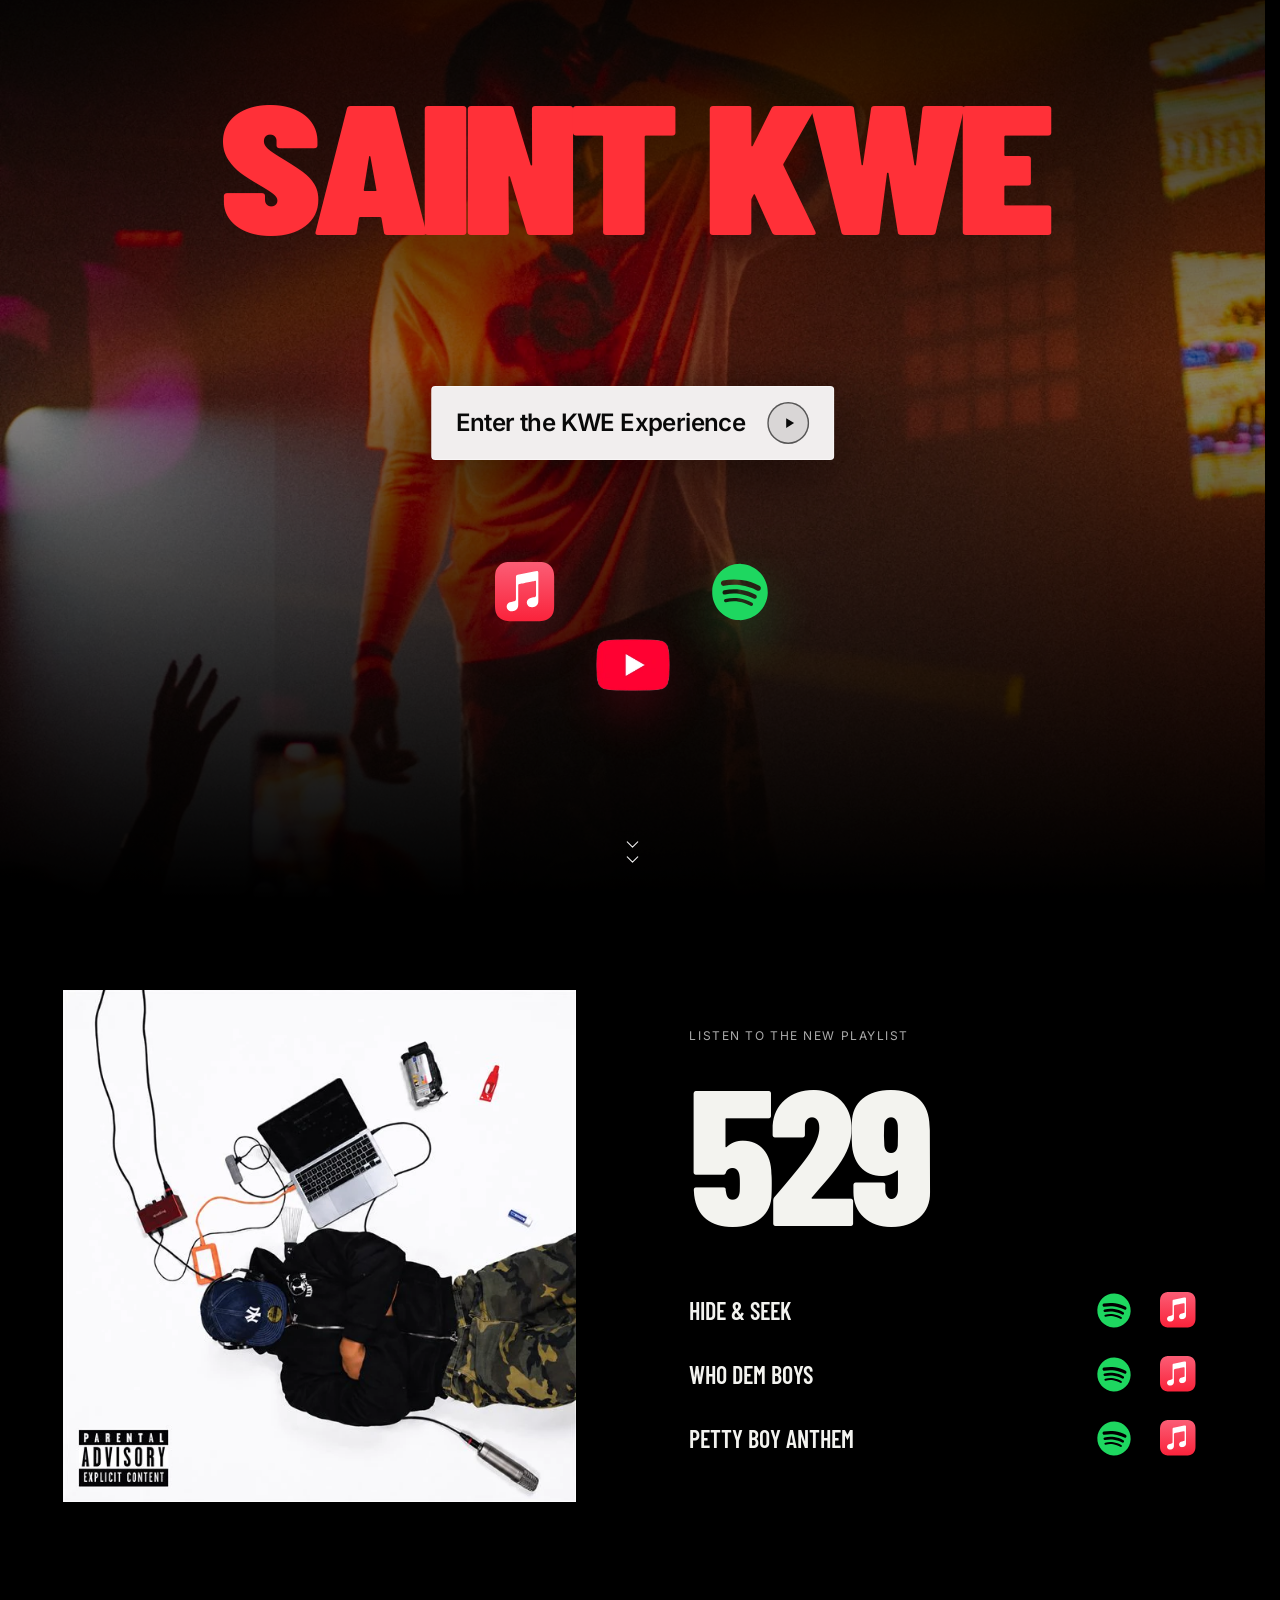
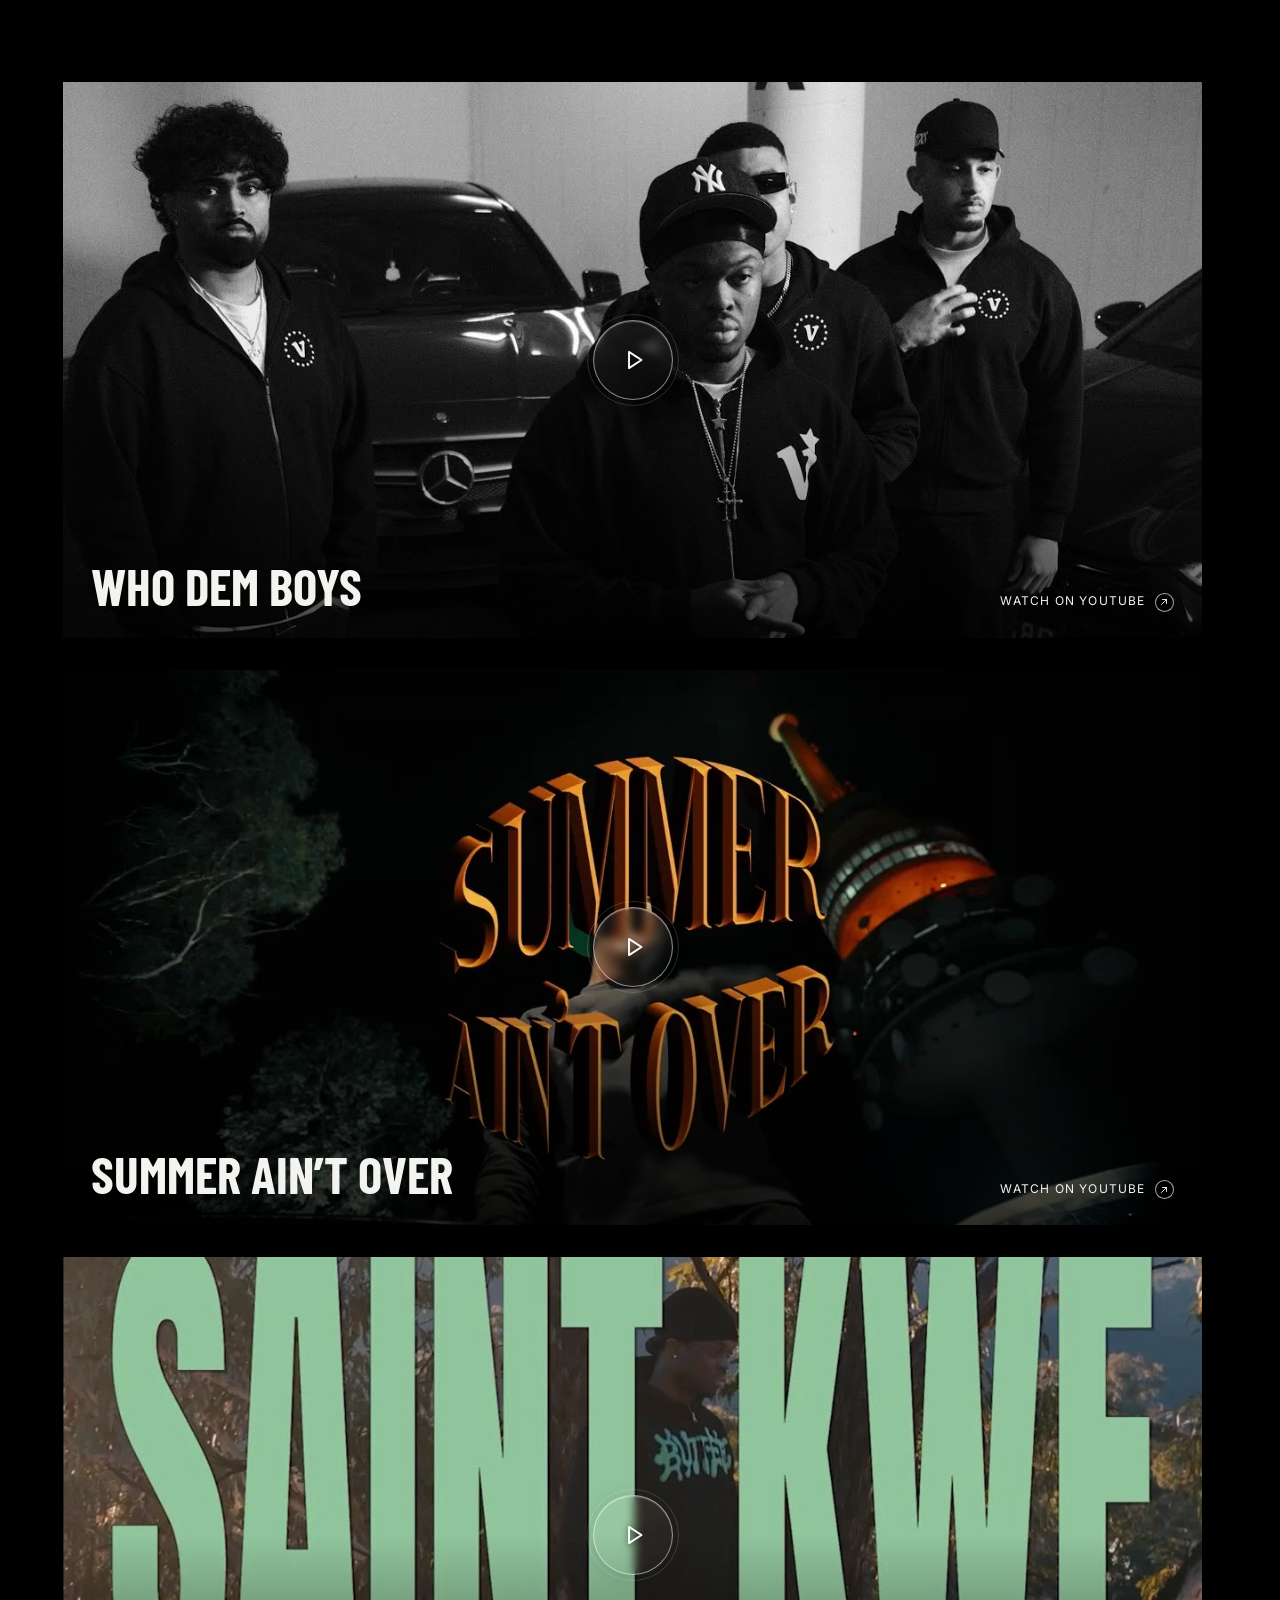
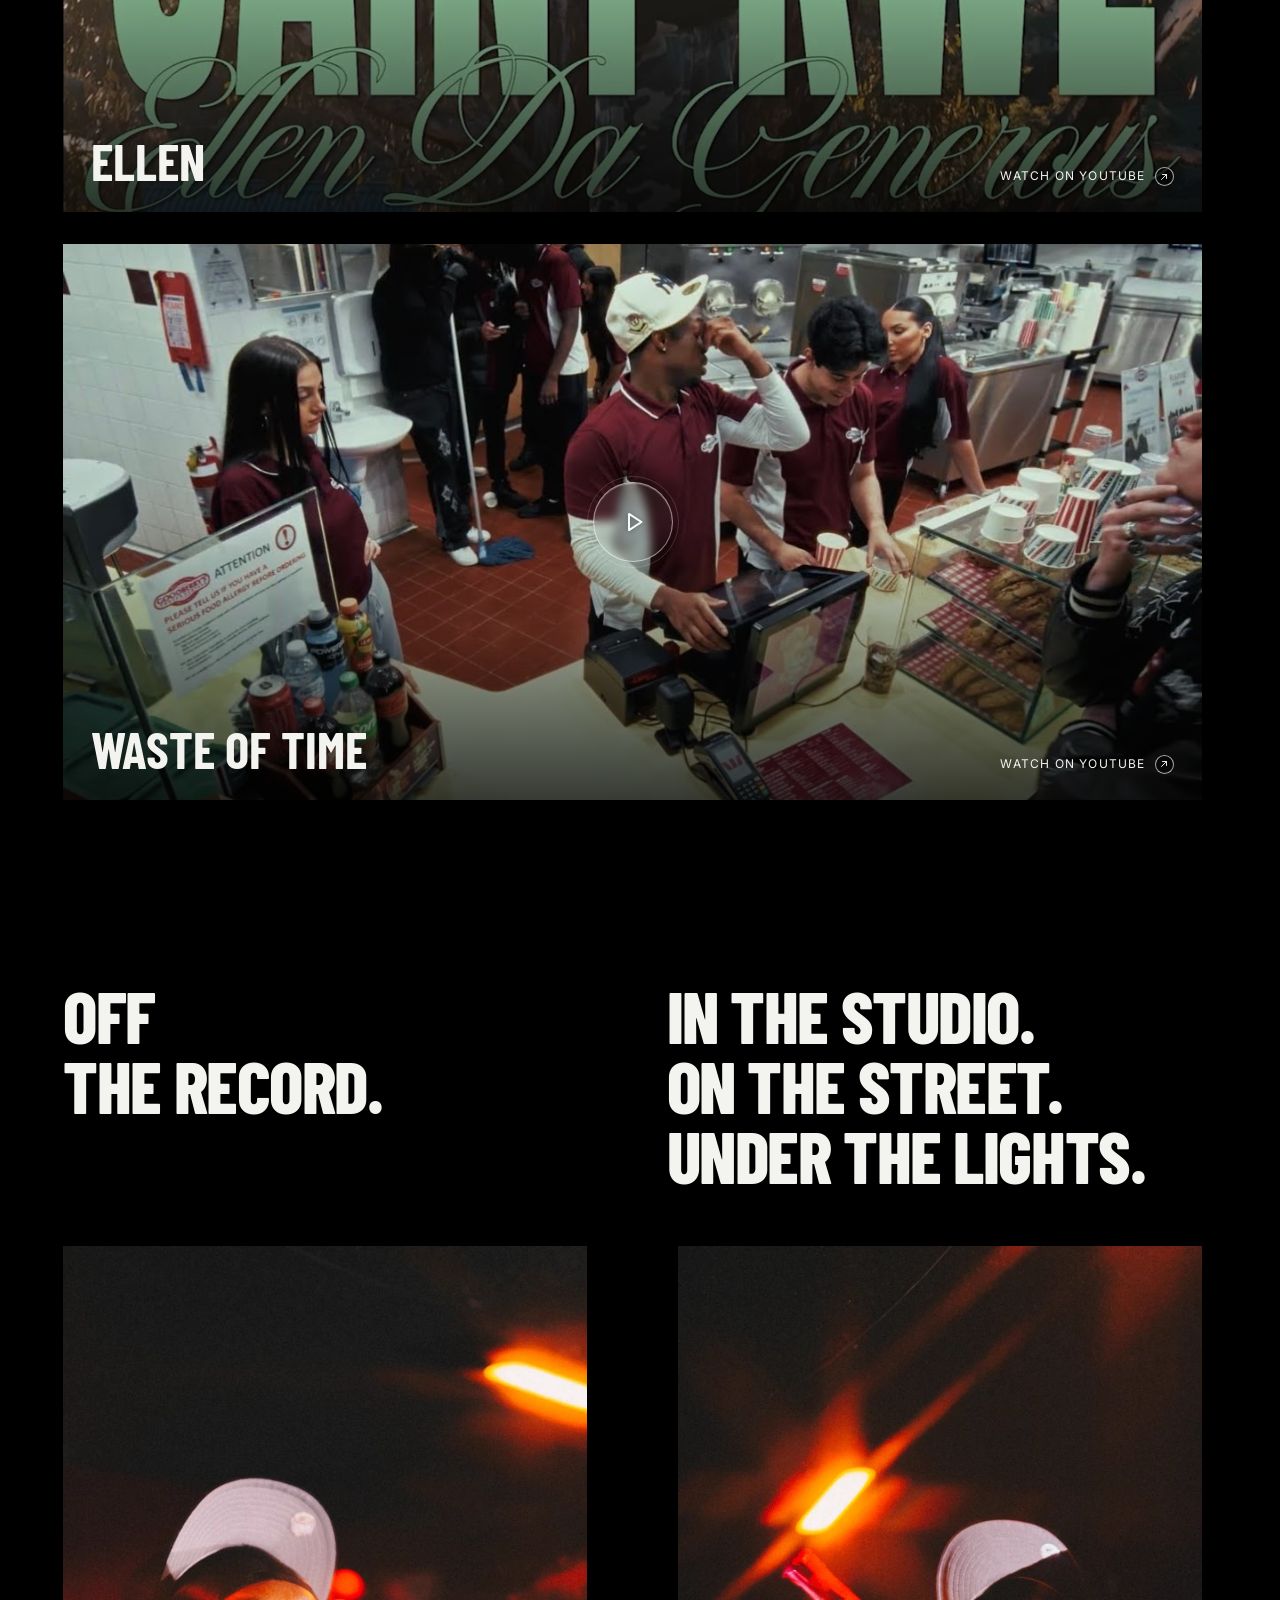
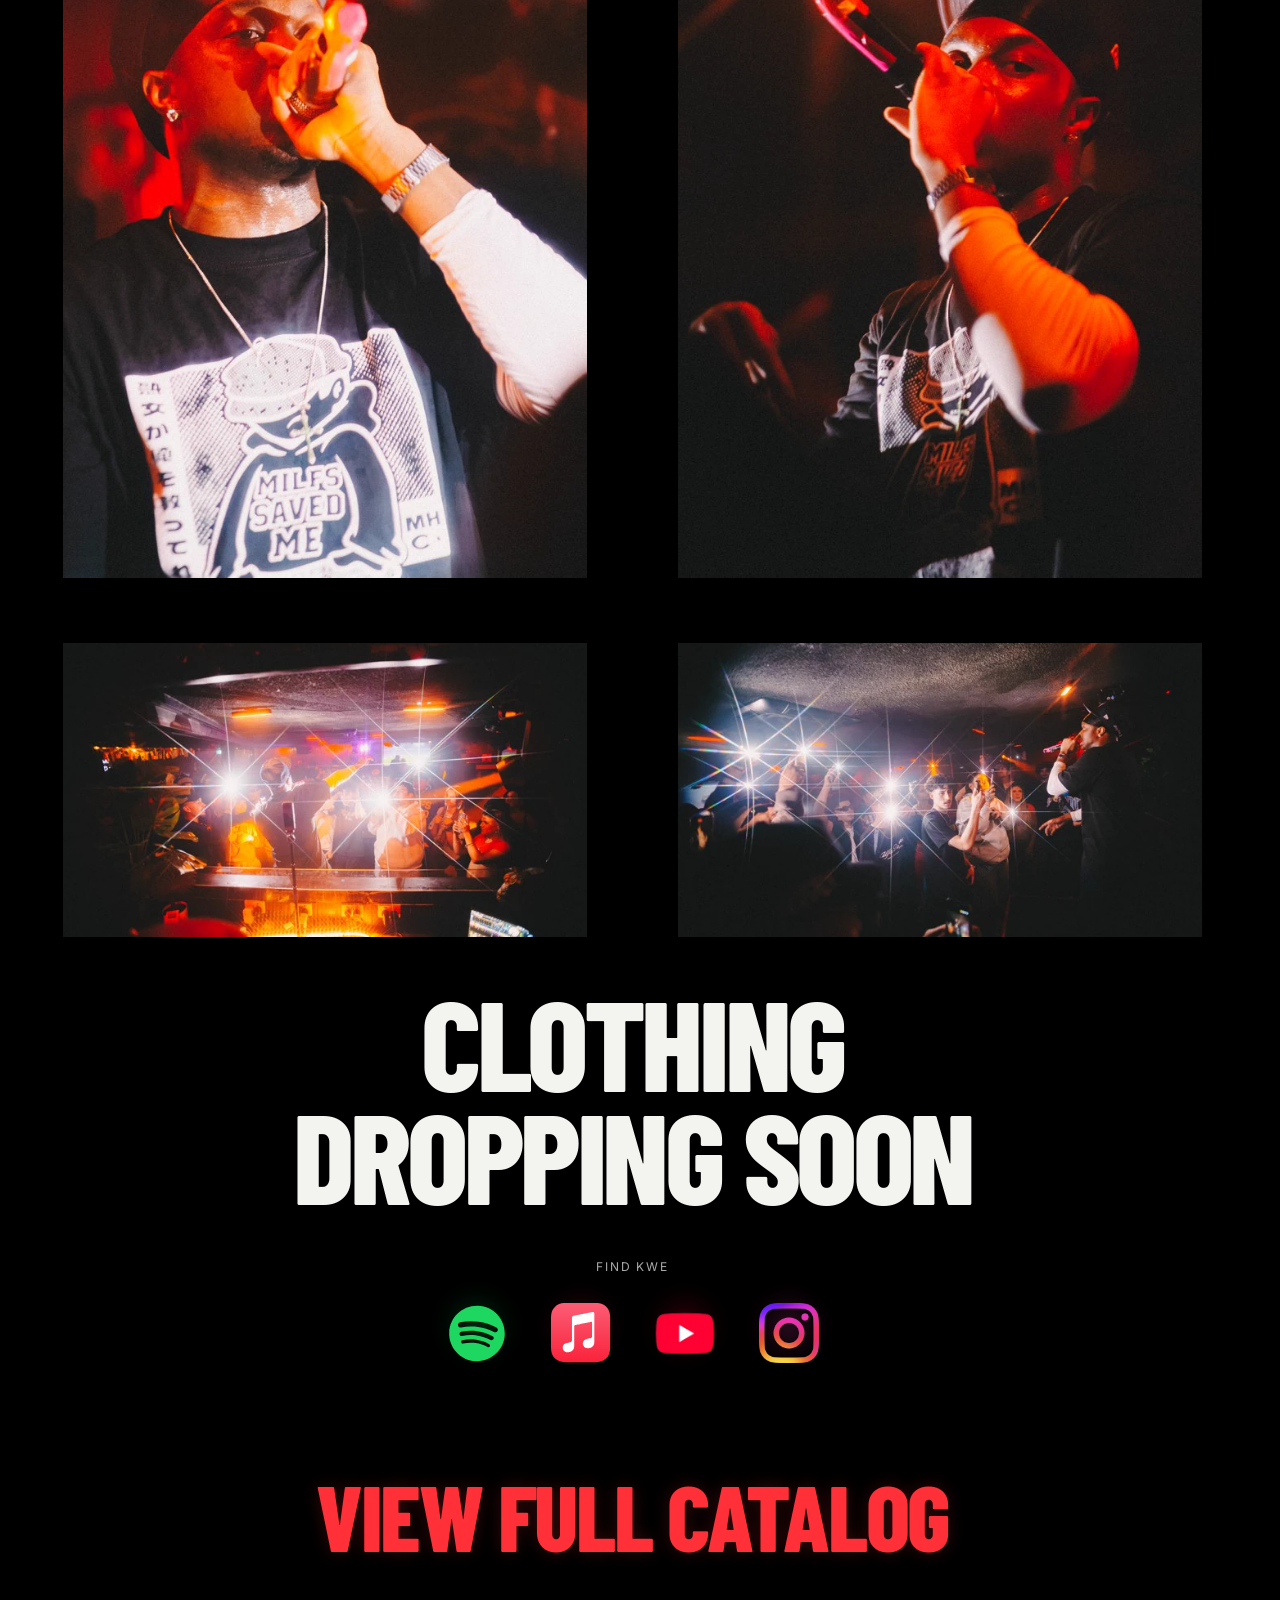
<file: index.html>
<!doctype html>
<html lang="en" class="mock-settled"><head><meta charset="utf-8"><meta name="viewport" content="width=device-width,initial-scale=1"><title>SAINT KWE</title><meta name="description" content="Music, visuals and photographs from Saint Kwe. Listen to 529 and watch WHO DEM BOYS."><meta name="theme-color" content="#000000"><link rel="icon" href="data:image/svg+xml,%3Csvg xmlns='http://www.w3.org/2000/svg' viewBox='0 0 32 32'%3E%3Crect width='32' height='32' fill='black'/%3E%3Cpath d='M7 5h5v9l9-9h7L17 16l11 11h-7l-9-9v9H7z' fill='white'/%3E%3C/svg%3E"><script src="app.js?v=optimized-20260921" defer></script>

<script src="route-transition.js?v=audit-recovery-20260920"></script><script src="media-loading.js?v=ahead-of-scroll-20260924" defer></script><noscript><style>img[data-src]{display:none}</style></noscript><link rel="stylesheet" href="index.bundle.css?v=wordmark-visibility-20260930"><link rel="stylesheet" href="fonts.css"></head>
<body data-front="3"><script src="intro-selected.js?v=wordmark-visibility-20260930"></script><a class="skip" href="#main">Skip to content</a>

<main id="main">
<section class="hero" aria-labelledby="artist"><div class="front-visual" aria-hidden="true"><img src="assets/optimized/hero-dsc08252.webp" alt="" width="1152" height="2048" fetchpriority="high" srcset="assets/optimized/hero-640.webp 640w, assets/optimized/hero-dsc08252.webp 1152w" sizes="100vw" decoding="async"></div><div class="wordmark-stage"><h1 id="artist">SAINT KWE</h1><button class="wordmark-motion" type="button" hidden>Pause motion</button><a class="wordmark-scroll" href="#listen">SCROLL TO LISTEN <svg aria-hidden="true" width="14" height="14" viewBox="0 0 24 24" fill="none" stroke="currentColor" stroke-width="1.8" stroke-linecap="round" stroke-linejoin="round" focusable="false"><path d="M12 5v14m-6-6 6 6 6-6"/></svg></a></div><div class="hero-grid" id="listen" role="region" aria-label="Listen on these platforms" tabindex="-1"><div class="hero-copy"><div class="platform-group"><div class="platform-links"><a class="platform-link" href="https://music.apple.com/au/album/529/6788612666" aria-label="Apple Music" title="Apple Music" style="--link-order:0"><span class="platform-art"><img src="assets/apple-music-color.svg" alt="" width="32" height="32"></span></a><a class="platform-link" href="https://open.spotify.com/album/1tXWlbsSiI3O5Lf4TgTcnV" aria-label="Spotify" title="Spotify" style="--link-order:1"><span class="platform-art"><img src="assets/spotify-color.svg" alt="" width="32" height="32"></span></a><a class="platform-link" href="https://www.youtube.com/@saintkwe/videos" aria-label="YouTube" title="YouTube" style="--link-order:2"><span class="platform-art"><img src="assets/optimized/youtube-color.webp" alt="" width="32" height="32"></span></a></div></div><a class="flight-launch" href="flight.html?launch=1"><span class="flight-launch-title">Enter the KWE Experience</span><span class="flight-launch-icon" aria-hidden="true"><svg viewBox="0 0 24 24" fill="none" focusable="false"><path d="M8 5.5 18.5 12 8 18.5V5.5Z" fill="currentColor"/></svg></span></a><a class="scroll-cue scroll-cue-clean" href="#music" aria-label="Scroll down to music"><svg viewBox="0 0 24 24" fill="none" stroke="currentColor" stroke-width="1.25" stroke-linecap="round" stroke-linejoin="round" aria-hidden="true"><path d="m6 9 6 6 6-6"/></svg><svg viewBox="0 0 24 24" fill="none" stroke="currentColor" stroke-width="1.25" stroke-linecap="round" stroke-linejoin="round" aria-hidden="true"><path d="m6 9 6 6 6-6"/></svg></a></div><figure class="hero-portrait"><span class="media-frame"><img data-src="assets/optimized/hero-1280.webp" data-srcset="assets/optimized/hero-640.webp 640w, assets/optimized/hero-1280.webp 1280w" sizes="(max-width:600px) 90vw, 55vw" width="1280" height="1280" alt="Black-and-white profile portrait of Kwe wearing a cap"><noscript><img src="assets/optimized/hero-1280.webp" srcset="assets/optimized/hero-640.webp 640w, assets/optimized/hero-1280.webp 1280w" sizes="(max-width:600px) 90vw, 55vw" width="1280" height="1280" alt="Black-and-white profile portrait of Kwe wearing a cap" loading="lazy"></noscript></span></figure></div></section>
<section class="music section" id="music" aria-labelledby="music-title"><div class="music-grid"><div class="cover"><span class="media-frame"><img data-src="assets/optimized/cover-1280.webp" data-srcset="assets/optimized/cover-640.webp 640w, assets/optimized/cover-1280.webp 1280w" sizes="(max-width:900px) 90vw, 40vw" width="1280" height="1280" alt="529 artwork"><noscript><img src="assets/optimized/cover-1280.webp" srcset="assets/optimized/cover-640.webp 640w, assets/optimized/cover-1280.webp 1280w" sizes="(max-width:900px) 90vw, 40vw" loading="lazy" width="1280" height="1280" alt="529 artwork"></noscript></span></div><div class="music-copy"><span class="section-tag">LISTEN TO THE NEW PLAYLIST</span><h2 id="music-title">529</h2><div class="release-list tracklist-preview"><div class="track-row"><h3>HIDE &amp; SEEK</h3><div class="track-platforms"><a href="https://open.spotify.com/track/2u8AzHIk5EDLsyPBJLO5Ro" aria-label="Listen to HIDE &amp; SEEK on Spotify" title="Spotify"><img src="assets/spotify-color.svg" alt="" width="36" height="36"></a><a href="https://music.apple.com/au/album/hide-seek/6788612666?i=6788612670&amp;uo=4" aria-label="Listen to HIDE &amp; SEEK on Apple Music" title="Apple Music"><img src="assets/apple-music-color.svg" alt="" width="36" height="36"></a></div></div><div class="track-row"><h3>WHO DEM BOYS</h3><div class="track-platforms"><a href="https://open.spotify.com/track/46uTkcO5Z2K8yxvIJ4USFM" aria-label="Listen to WHO DEM BOYS on Spotify" title="Spotify"><img src="assets/spotify-color.svg" alt="" width="36" height="36"></a><a href="https://music.apple.com/au/album/who-dem-boys/6788612666?i=6788612671&amp;uo=4" aria-label="Listen to WHO DEM BOYS on Apple Music" title="Apple Music"><img src="assets/apple-music-color.svg" alt="" width="36" height="36"></a></div></div><div class="track-row"><h3>PETTY BOY ANTHEM</h3><div class="track-platforms"><a href="https://open.spotify.com/track/5oD4jXRlHrx4iXZxvp73Er" aria-label="Listen to PETTY BOY ANTHEM on Spotify" title="Spotify"><img src="assets/spotify-color.svg" alt="" width="36" height="36"></a><a href="https://music.apple.com/au/album/petty-boy-anthem/6788612666?i=6788612673&amp;uo=4" aria-label="Listen to PETTY BOY ANTHEM on Apple Music" title="Apple Music"><img src="assets/apple-music-color.svg" alt="" width="36" height="36"></a></div></div></div></div></div></section>

<section class="section visuals" id="visuals" aria-label="Music videos"><a class="video-feature" href="https://www.youtube.com/watch?v=b9i6DAuP5qw" aria-label="Watch WHO DEM BOYS on YouTube"><span class="media-frame"><img data-src="assets/b9i6DAuP5qw-hd.jpg" width="1280" height="720" alt="WHO DEM BOYS music video thumbnail"><noscript><img src="assets/b9i6DAuP5qw-hd.jpg" width="1280" height="720" loading="lazy" alt="WHO DEM BOYS music video thumbnail"></noscript></span><span class="play-circle" aria-hidden="true"><svg viewBox="0 0 24 24" fill="none" aria-hidden="true"><path d="M8 5.5 18 12 8 18.5V5.5Z" stroke="currentColor" stroke-width="1.5" stroke-linejoin="round"/></svg></span><span class="video-caption"><strong>WHO DEM BOYS</strong><span>WATCH ON YOUTUBE <span class="video-arrow" aria-hidden="true"><svg viewBox="0 0 24 24" fill="none" stroke="currentColor" stroke-width="1.8" stroke-linecap="round" stroke-linejoin="round" focusable="false"><path d="M7 17 17 7M9 7h8v8"/></svg></span></span></span></a><a class="video-feature" style="margin-top:32px" href="https://www.youtube.com/watch?v=e_RMY3Msjro" aria-label="Watch SUMMER AIN’T OVER on YouTube"><span class="media-frame"><img data-src="assets/optimized/e_RMY3Msjro-hd.webp" width="1280" height="720" alt="SUMMER AIN’T OVER music video thumbnail"><noscript><img src="assets/optimized/e_RMY3Msjro-hd.webp" width="1280" height="720" loading="lazy" alt="SUMMER AIN’T OVER music video thumbnail"></noscript></span><span class="play-circle" aria-hidden="true"><svg viewBox="0 0 24 24" fill="none" aria-hidden="true"><path d="M8 5.5 18 12 8 18.5V5.5Z" stroke="currentColor" stroke-width="1.5" stroke-linejoin="round"/></svg></span><span class="video-caption"><strong>SUMMER AIN’T OVER</strong><span>WATCH ON YOUTUBE <span class="video-arrow" aria-hidden="true"><svg viewBox="0 0 24 24" fill="none" stroke="currentColor" stroke-width="1.8" stroke-linecap="round" stroke-linejoin="round" focusable="false"><path d="M7 17 17 7M9 7h8v8"/></svg></span></span></span></a><a class="video-feature" style="margin-top:32px" href="https://www.youtube.com/watch?v=nfWzHNK-rkg" aria-label="Watch ELLEN on YouTube"><span class="media-frame"><img data-src="assets/optimized/nfWzHNK-rkg-hd.webp" alt="ELLEN video thumbnail" width="1280" height="720"><noscript><img src="assets/optimized/nfWzHNK-rkg-hd.webp" alt="ELLEN video thumbnail" width="1280" height="720" loading="lazy"></noscript></span><span class="play-circle" aria-hidden="true"><svg viewBox="0 0 24 24" fill="none" aria-hidden="true"><path d="M8 5.5 18 12 8 18.5V5.5Z" stroke="currentColor" stroke-width="1.5" stroke-linejoin="round"/></svg></span><span class="video-caption"><strong>ELLEN</strong><span>WATCH ON YOUTUBE <span class="video-arrow" aria-hidden="true"><svg viewBox="0 0 24 24" fill="none" stroke="currentColor" stroke-width="1.8" stroke-linecap="round" stroke-linejoin="round" focusable="false"><path d="M7 17 17 7M9 7h8v8"/></svg></span></span></span></a><a class="video-feature" style="margin-top:32px" href="https://www.youtube.com/watch?v=I3dgDW-hsuA" aria-label="Watch WASTE OF TIME on YouTube"><span class="media-frame"><img data-src="assets/I3dgDW-hsuA-hd.jpg" alt="WASTE OF TIME video thumbnail" width="1280" height="720"><noscript><img src="assets/I3dgDW-hsuA-hd.jpg" alt="WASTE OF TIME video thumbnail" width="1280" height="720" loading="lazy"></noscript></span><span class="play-circle" aria-hidden="true"><svg viewBox="0 0 24 24" fill="none" aria-hidden="true"><path d="M8 5.5 18 12 8 18.5V5.5Z" stroke="currentColor" stroke-width="1.5" stroke-linejoin="round"/></svg></span><span class="video-caption"><strong>WASTE OF TIME</strong><span>WATCH ON YOUTUBE <span class="video-arrow" aria-hidden="true"><svg viewBox="0 0 24 24" fill="none" stroke="currentColor" stroke-width="1.8" stroke-linecap="round" stroke-linejoin="round" focusable="false"><path d="M7 17 17 7M9 7h8v8"/></svg></span></span></span></a></section>
<section class="section archive" id="archive" aria-labelledby="archive-title"><div class="archive-heading"><h2 id="archive-title">OFF<br>THE RECORD.</h2><p>In the studio.<br>On the street.<br>Under the lights.</p></div><div class="photo-grid">
<figure class="photo concert"><span class="media-frame"><img data-src="assets/concert-cultrd-131-1280.jpg" data-srcset="assets/optimized/concert-cultrd-131-640.webp 640w, assets/concert-cultrd-131-1280.jpg 1280w" sizes="(max-width:360px) 90vw, 44vw" width="1186" height="2110" alt="Close-up of Kwe singing beneath red and orange stage lights" style="aspect-ratio:auto 1186 / 2110;height:auto"><noscript><img src="assets/concert-cultrd-131-1280.jpg" srcset="assets/optimized/concert-cultrd-131-640.webp 640w, assets/concert-cultrd-131-1280.jpg 1280w" sizes="(max-width:360px) 90vw, 44vw" width="1186" height="2110" loading="lazy" alt="Close-up of Kwe singing beneath red and orange stage lights" style="aspect-ratio:auto 1186 / 2110;height:auto"></noscript></span></figure>
<figure class="photo concert"><span class="media-frame"><img data-src="assets/concert-cultrd-117-1280.jpg" data-srcset="assets/optimized/concert-cultrd-117-640.webp 640w, assets/concert-cultrd-117-1280.jpg 1280w" sizes="(max-width:360px) 90vw, 44vw" width="1186" height="2110" alt="Kwe performing beneath an orange spotlight" style="aspect-ratio:auto 1186 / 2110;height:auto"><noscript><img src="assets/concert-cultrd-117-1280.jpg" srcset="assets/optimized/concert-cultrd-117-640.webp 640w, assets/concert-cultrd-117-1280.jpg 1280w" sizes="(max-width:360px) 90vw, 44vw" width="1186" height="2110" loading="lazy" alt="Kwe performing beneath an orange spotlight" style="aspect-ratio:auto 1186 / 2110;height:auto"></noscript></span></figure>


<figure class="photo concert"><span class="media-frame"><img data-src="assets/optimized/concert-cultrd-125-1280.webp" data-srcset="assets/optimized/concert-cultrd-125-640.webp 640w, assets/optimized/concert-cultrd-125-1280.webp 1280w, assets/optimized/concert-cultrd-125-full.webp 2110w" sizes="(max-width:360px) 90vw, 44vw" width="1280" height="719" alt="Wide concert stage illuminated by orange lights" style="aspect-ratio:auto 1280 / 719;height:auto"><noscript><img src="assets/optimized/concert-cultrd-125-1280.webp" srcset="assets/optimized/concert-cultrd-125-640.webp 640w, assets/optimized/concert-cultrd-125-1280.webp 1280w, assets/optimized/concert-cultrd-125-full.webp 2110w" sizes="(max-width:360px) 90vw, 44vw" width="1280" height="719" loading="lazy" alt="Wide concert stage illuminated by orange lights" style="aspect-ratio:auto 1280 / 719;height:auto"></noscript></span></figure>
<figure class="photo concert"><span class="media-frame"><img data-src="assets/optimized/concert-cultrd-121-1280.webp" data-srcset="assets/optimized/concert-cultrd-121-640.webp 640w, assets/optimized/concert-cultrd-121-1280.webp 1280w, assets/optimized/concert-cultrd-121-full.webp 2110w" sizes="(max-width:360px) 90vw, 44vw" width="1280" height="719" alt="Wide view of the performers and crowd beneath concert lights" style="aspect-ratio:auto 1280 / 719;height:auto"><noscript><img src="assets/optimized/concert-cultrd-121-1280.webp" srcset="assets/optimized/concert-cultrd-121-640.webp 640w, assets/optimized/concert-cultrd-121-1280.webp 1280w, assets/optimized/concert-cultrd-121-full.webp 2110w" sizes="(max-width:360px) 90vw, 44vw" width="1280" height="719" loading="lazy" alt="Wide view of the performers and crowd beneath concert lights" style="aspect-ratio:auto 1280 / 719;height:auto"></noscript></span></figure></div></section>


<section class="contact section" id="contact" aria-labelledby="contact-title"><h2 id="contact-title" style="font-size:clamp(2.5rem,10vw,10rem)">CLOTHING<br><em>DROPPING SOON</em></h2><div class="contact-bottom"><div class="platform-group"><p class="platform-label">FIND KWE</p><div class="platform-links"><a class="platform-link" href="https://open.spotify.com/album/1tXWlbsSiI3O5Lf4TgTcnV" aria-label="Spotify" title="Spotify" style="--link-order:0"><img src="assets/spotify-color.svg" alt="" width="32" height="32"></a><a class="platform-link" href="https://music.apple.com/au/album/529/6788612666" aria-label="Apple Music" title="Apple Music" style="--link-order:1"><img src="assets/apple-music-color.svg" alt="" width="32" height="32"></a><a class="platform-link" href="https://www.youtube.com/@saintkwe/videos" aria-label="YouTube" title="YouTube" style="--link-order:2"><img src="assets/optimized/youtube-color.webp" alt="" width="32" height="32"></a><a class="platform-link" href="https://www.instagram.com/saintkwe/reels/" aria-label="Instagram" title="Instagram" style="--link-order:3"><img src="assets/optimized/instagram-color.webp" loading="eager" decoding="async" alt="" width="32" height="32"></a></div></div></div></section></main>
<footer class="catalog-footer"><a class="catalog-cta" href="catalog.html">VIEW FULL CATALOG</a></footer>

</body></html>
</file>
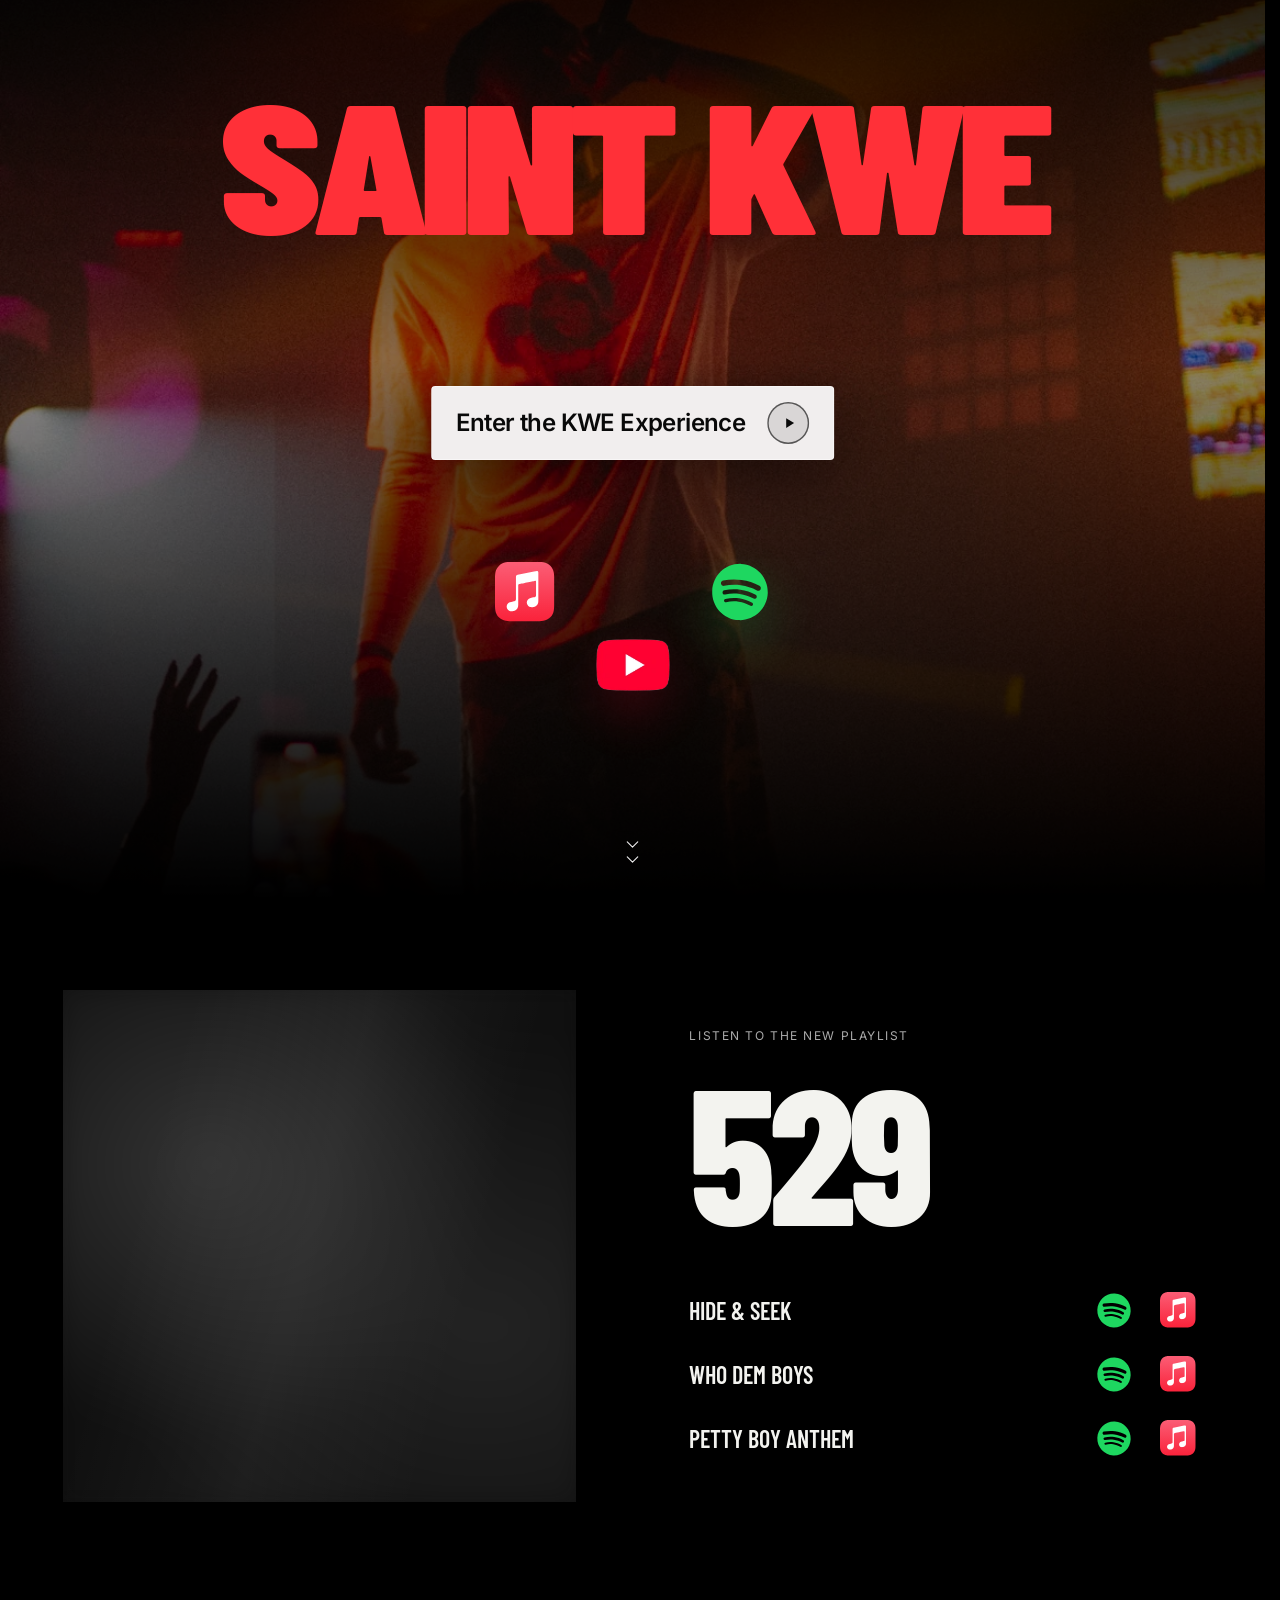
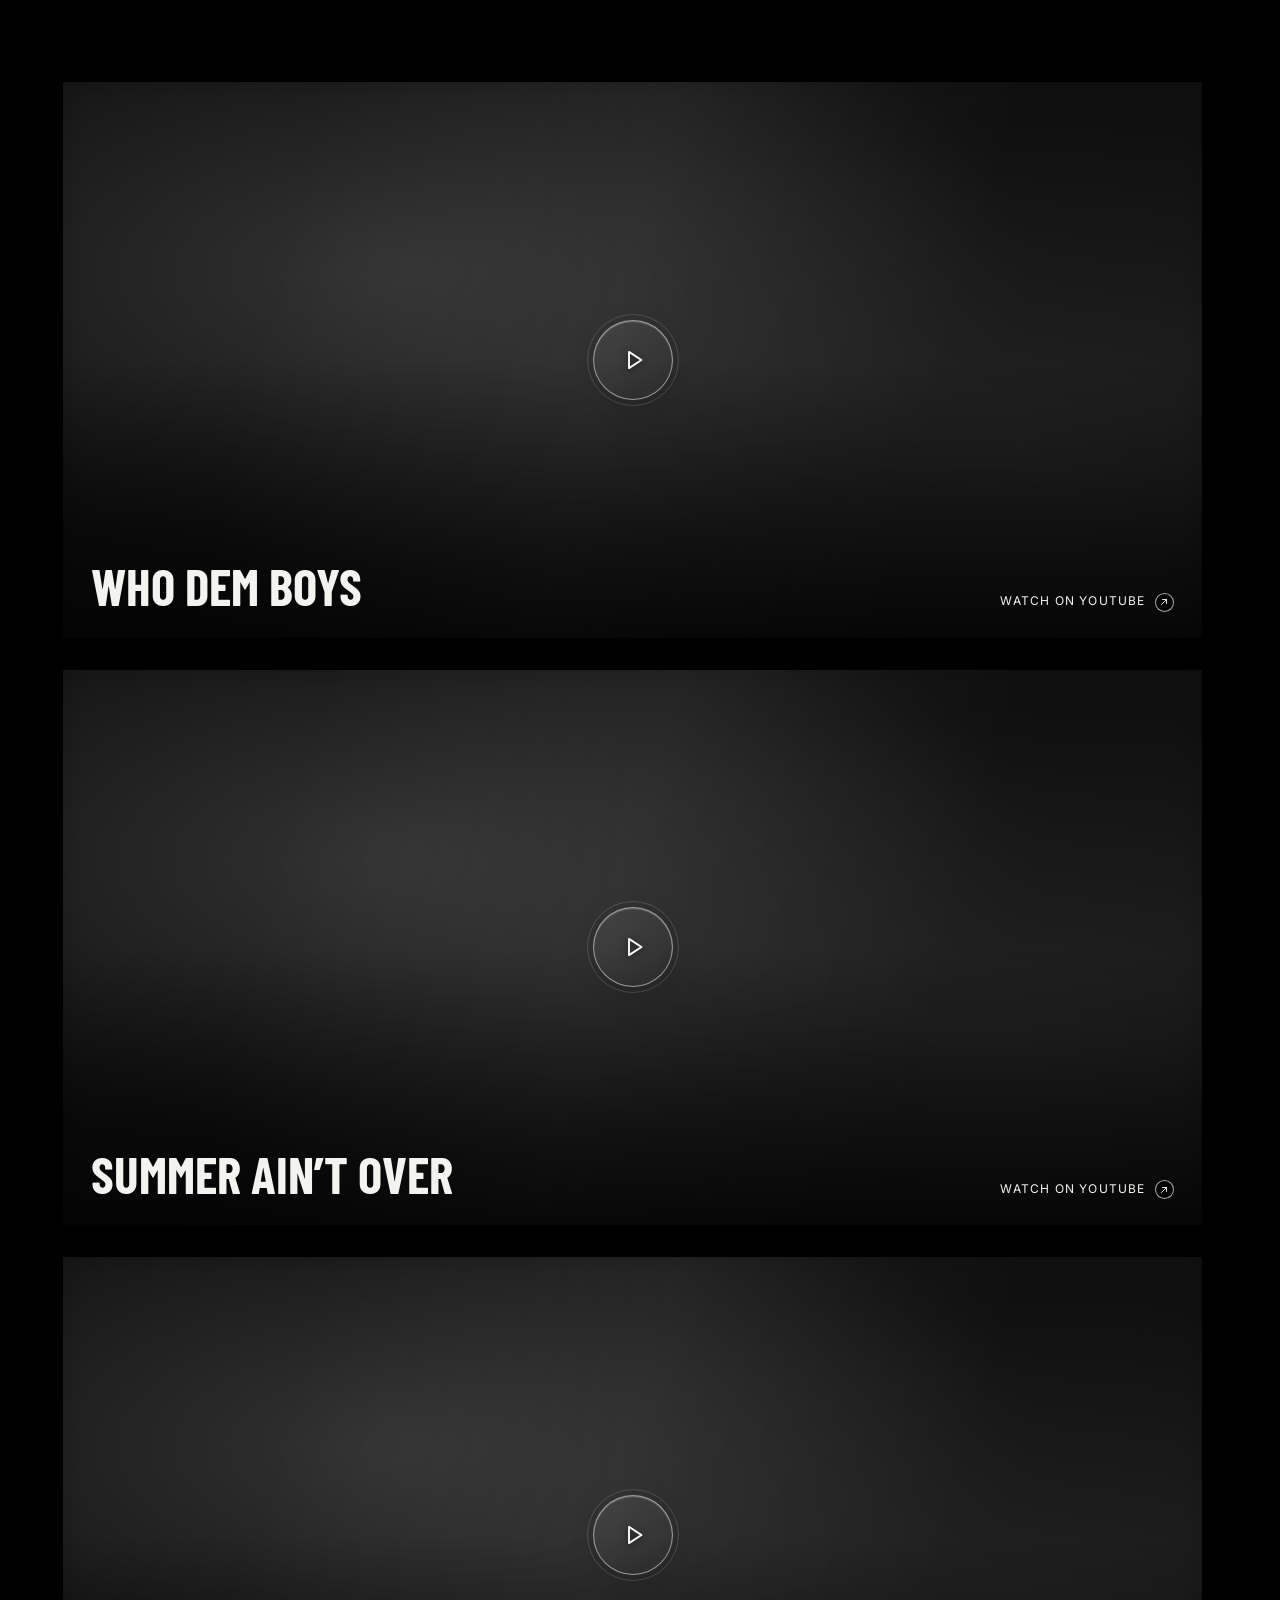
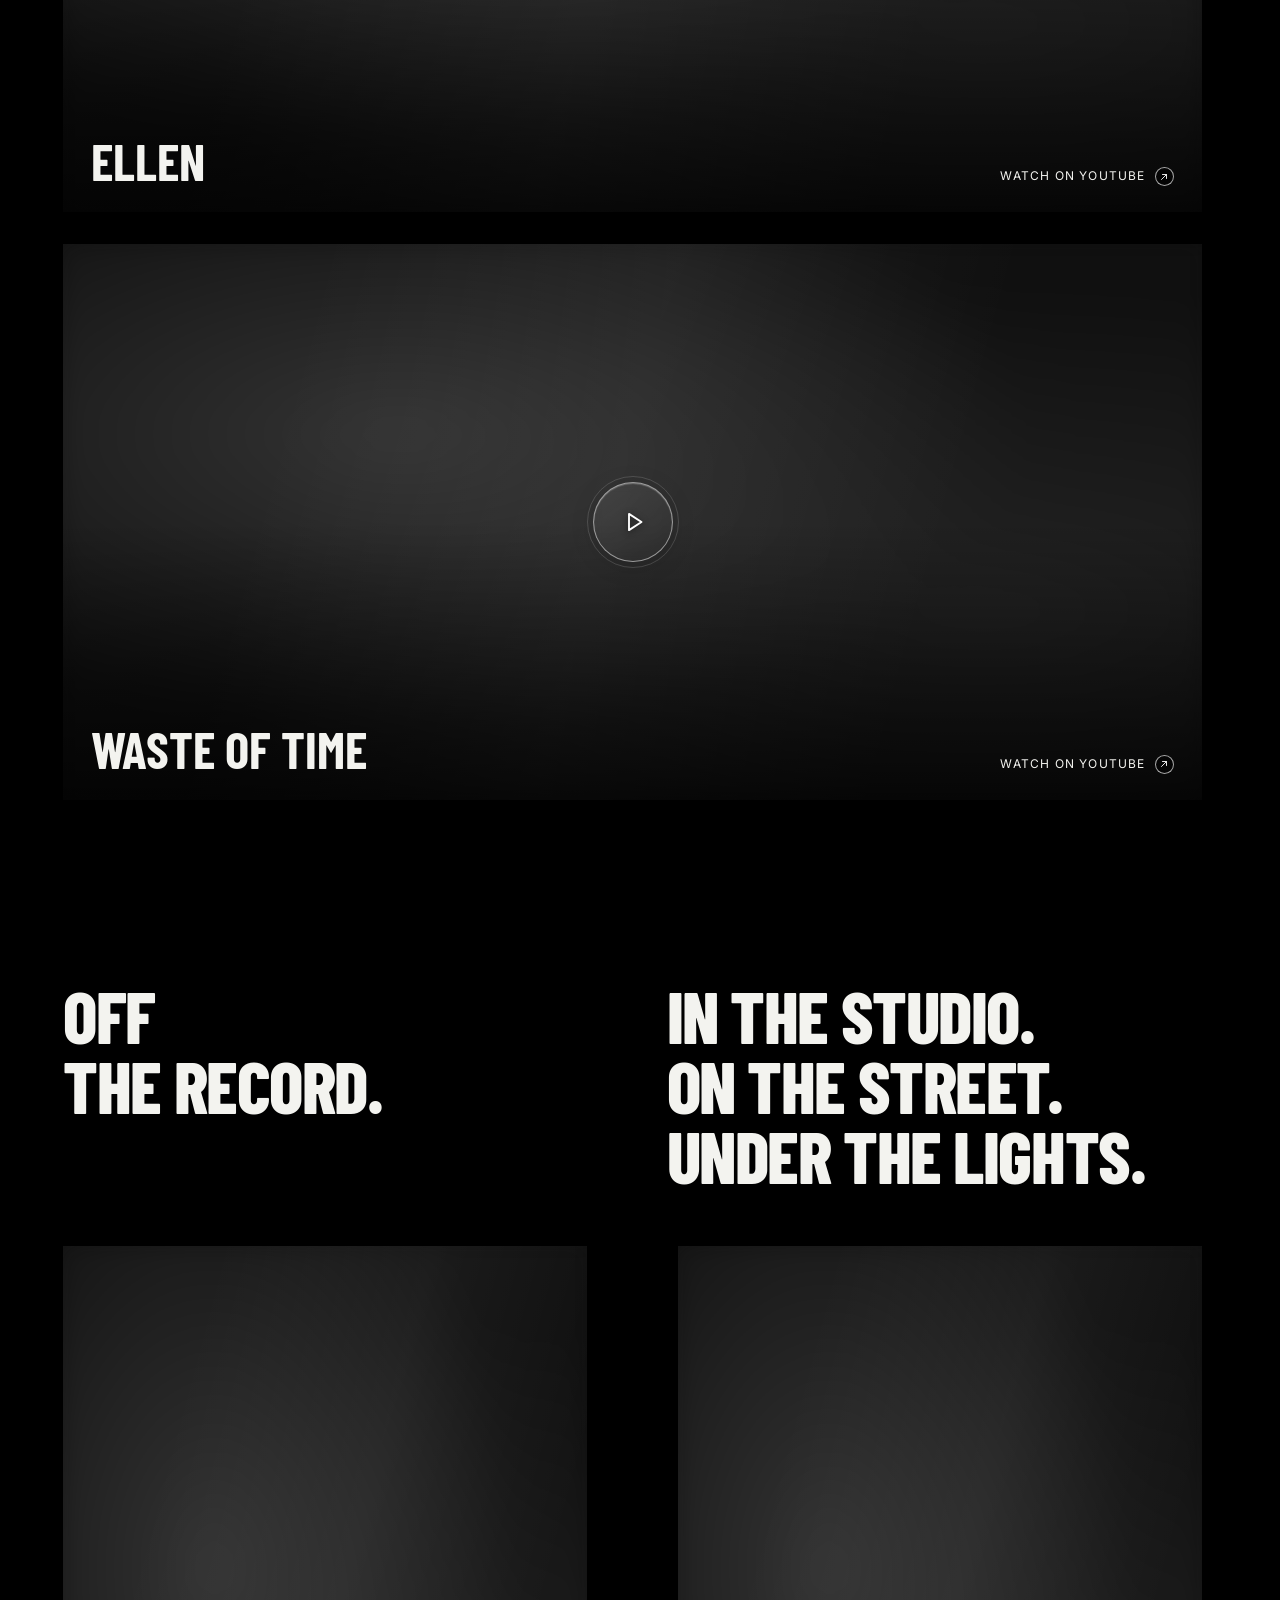
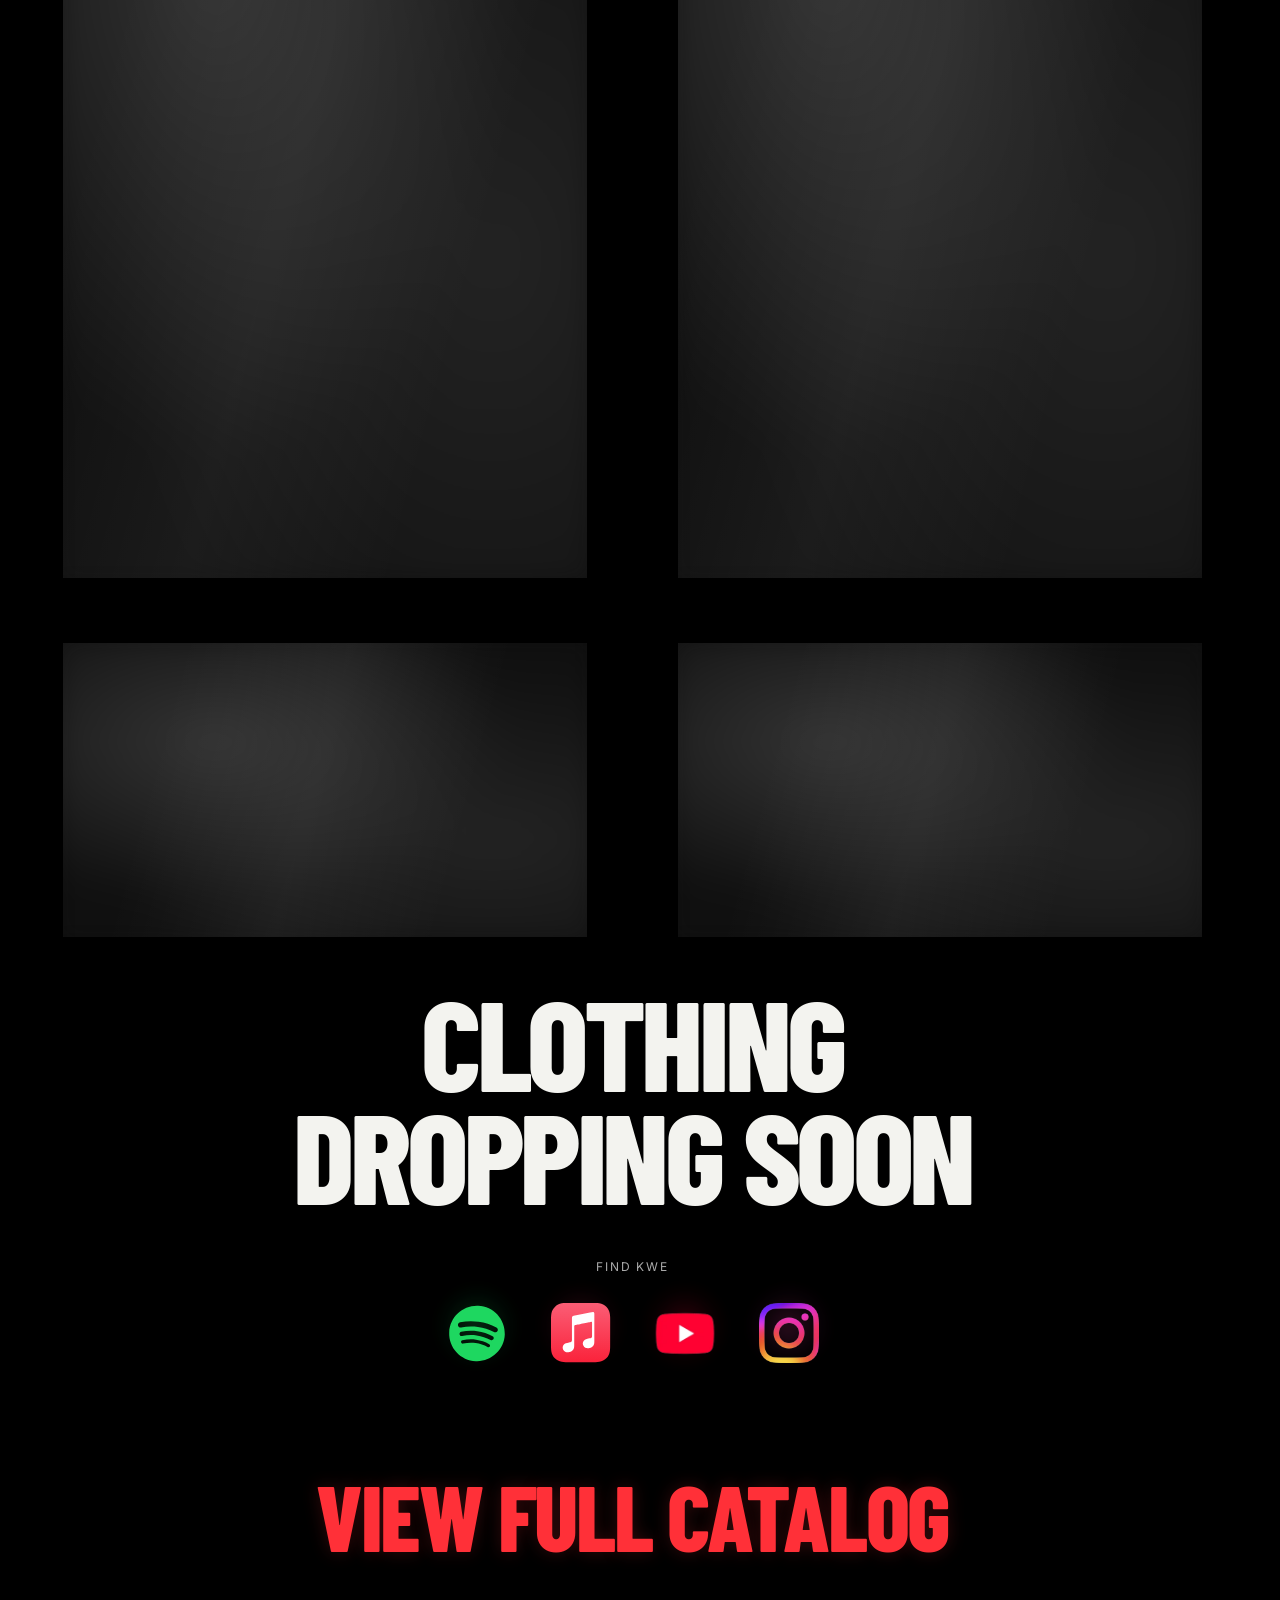
<file: demo-v3/index.html>
<!doctype html>
<html lang="en" class="mock-settled"><head><base href="/"><meta name="robots" content="noindex,nofollow"><meta charset="utf-8"><meta name="viewport" content="width=device-width,initial-scale=1"><title>SAINT KWE</title><meta name="description" content="Music, visuals and photographs from Saint Kwe. Listen to 529 and watch WHO DEM BOYS."><meta name="theme-color" content="#000000"><link rel="icon" href="data:image/svg+xml,%3Csvg xmlns='http://www.w3.org/2000/svg' viewBox='0 0 32 32'%3E%3Crect width='32' height='32' fill='black'/%3E%3Cpath d='M7 5h5v9l9-9h7L17 16l11 11h-7l-9-9v9H7z' fill='white'/%3E%3C/svg%3E"><script src="app.js?v=optimized-20260921" defer></script>

<script src="/demo-v3/route-transition.js?v=playback-v3-20260922"></script><script src="media-loading.js?v=ahead-of-scroll-20260924" defer></script><noscript><style>img[data-src]{display:none}</style></noscript><link rel="stylesheet" href="index.bundle.css?v=svg-arrows-20260924"><link rel="stylesheet" href="fonts.css"></head>
<body data-front="3"><script src="/demo-v3/intro-selected.js?v=first-demo-trace-20260924"></script><a class="skip" href="#main">Skip to content</a>

<main id="main">
<section class="hero" aria-labelledby="artist"><div class="front-visual" aria-hidden="true"><img src="assets/optimized/hero-dsc08252.webp" alt="" width="1152" height="2048" srcset="assets/optimized/hero-640.webp 640w, assets/optimized/hero-dsc08252.webp 1152w" sizes="100vw" decoding="async"></div><div class="wordmark-stage"><h1 id="artist">SAINT KWE</h1><button class="wordmark-motion" type="button" hidden>Pause motion</button><a class="wordmark-scroll" href="#listen">SCROLL TO LISTEN <svg aria-hidden="true" width="14" height="14" viewBox="0 0 24 24" fill="none" stroke="currentColor" stroke-width="1.8" stroke-linecap="round" stroke-linejoin="round" focusable="false"><path d="M12 5v14m-6-6 6 6 6-6"/></svg></a></div><div class="hero-grid" id="listen" role="region" aria-label="Listen on these platforms" tabindex="-1"><div class="hero-copy"><div class="platform-group"><div class="platform-links"><a class="platform-link" href="https://music.apple.com/au/album/529/6788612666" aria-label="Apple Music" title="Apple Music" style="--link-order:0"><span class="platform-art"><img src="assets/apple-music-color.svg" alt="" width="32" height="32"></span></a><a class="platform-link" href="https://open.spotify.com/album/1tXWlbsSiI3O5Lf4TgTcnV" aria-label="Spotify" title="Spotify" style="--link-order:1"><span class="platform-art"><img src="assets/spotify-color.svg" alt="" width="32" height="32"></span></a><a class="platform-link" href="https://www.youtube.com/@saintkwe/videos" aria-label="YouTube" title="YouTube" style="--link-order:2"><span class="platform-art"><img src="assets/optimized/youtube-color.webp" alt="" width="32" height="32"></span></a></div></div><a class="flight-launch" href="/demo-v3/flight.html?launch=1"><span class="flight-launch-title">Enter the KWE Experience</span><span class="flight-launch-icon" aria-hidden="true"><svg viewBox="0 0 24 24" fill="none" focusable="false"><path d="M8 5.5 18.5 12 8 18.5V5.5Z" fill="currentColor"/></svg></span></a><a class="scroll-cue scroll-cue-clean" href="#music" aria-label="Scroll down to music"><svg viewBox="0 0 24 24" fill="none" stroke="currentColor" stroke-width="1.25" stroke-linecap="round" stroke-linejoin="round" aria-hidden="true"><path d="m6 9 6 6 6-6"/></svg><svg viewBox="0 0 24 24" fill="none" stroke="currentColor" stroke-width="1.25" stroke-linecap="round" stroke-linejoin="round" aria-hidden="true"><path d="m6 9 6 6 6-6"/></svg></a></div><figure class="hero-portrait"><span class="media-frame"><img data-src="assets/optimized/hero-1280.webp" data-srcset="assets/optimized/hero-640.webp 640w, assets/optimized/hero-1280.webp 1280w" sizes="(max-width:600px) 90vw, 55vw" width="1280" height="1280" alt="Black-and-white profile portrait of Kwe wearing a cap"><noscript><img src="assets/optimized/hero-1280.webp" srcset="assets/optimized/hero-640.webp 640w, assets/optimized/hero-1280.webp 1280w" sizes="(max-width:600px) 90vw, 55vw" width="1280" height="1280" alt="Black-and-white profile portrait of Kwe wearing a cap" loading="lazy"></noscript></span></figure></div></section>
<section class="music section" id="music" aria-labelledby="music-title"><div class="music-grid"><div class="cover"><span class="media-frame"><img data-src="assets/optimized/cover-1280.webp" data-srcset="assets/optimized/cover-640.webp 640w, assets/optimized/cover-1280.webp 1280w" sizes="(max-width:900px) 90vw, 40vw" width="1280" height="1280" alt="529 artwork"><noscript><img src="assets/optimized/cover-1280.webp" srcset="assets/optimized/cover-640.webp 640w, assets/optimized/cover-1280.webp 1280w" sizes="(max-width:900px) 90vw, 40vw" loading="lazy" width="1280" height="1280" alt="529 artwork"></noscript></span></div><div class="music-copy"><span class="section-tag">LISTEN TO THE NEW PLAYLIST</span><h2 id="music-title">529</h2><div class="release-list tracklist-preview"><div class="track-row"><h3>HIDE &amp; SEEK</h3><div class="track-platforms"><a href="https://open.spotify.com/track/2u8AzHIk5EDLsyPBJLO5Ro" aria-label="Listen to HIDE &amp; SEEK on Spotify" title="Spotify"><img src="assets/spotify-color.svg" alt="" width="36" height="36"></a><a href="https://music.apple.com/au/album/hide-seek/6788612666?i=6788612670&amp;uo=4" aria-label="Listen to HIDE &amp; SEEK on Apple Music" title="Apple Music"><img src="assets/apple-music-color.svg" alt="" width="36" height="36"></a></div></div><div class="track-row"><h3>WHO DEM BOYS</h3><div class="track-platforms"><a href="https://open.spotify.com/track/46uTkcO5Z2K8yxvIJ4USFM" aria-label="Listen to WHO DEM BOYS on Spotify" title="Spotify"><img src="assets/spotify-color.svg" alt="" width="36" height="36"></a><a href="https://music.apple.com/au/album/who-dem-boys/6788612666?i=6788612671&amp;uo=4" aria-label="Listen to WHO DEM BOYS on Apple Music" title="Apple Music"><img src="assets/apple-music-color.svg" alt="" width="36" height="36"></a></div></div><div class="track-row"><h3>PETTY BOY ANTHEM</h3><div class="track-platforms"><a href="https://open.spotify.com/track/5oD4jXRlHrx4iXZxvp73Er" aria-label="Listen to PETTY BOY ANTHEM on Spotify" title="Spotify"><img src="assets/spotify-color.svg" alt="" width="36" height="36"></a><a href="https://music.apple.com/au/album/petty-boy-anthem/6788612666?i=6788612673&amp;uo=4" aria-label="Listen to PETTY BOY ANTHEM on Apple Music" title="Apple Music"><img src="assets/apple-music-color.svg" alt="" width="36" height="36"></a></div></div></div></div></div></section>

<section class="section visuals" id="visuals" aria-label="Music videos"><a class="video-feature" href="https://www.youtube.com/watch?v=b9i6DAuP5qw" aria-label="Watch WHO DEM BOYS on YouTube"><span class="media-frame"><img data-src="assets/b9i6DAuP5qw-hd.jpg" width="1280" height="720" alt="WHO DEM BOYS music video thumbnail"><noscript><img src="assets/b9i6DAuP5qw-hd.jpg" width="1280" height="720" loading="lazy" alt="WHO DEM BOYS music video thumbnail"></noscript></span><span class="play-circle" aria-hidden="true"><svg viewBox="0 0 24 24" fill="none" aria-hidden="true"><path d="M8 5.5 18 12 8 18.5V5.5Z" stroke="currentColor" stroke-width="1.5" stroke-linejoin="round"/></svg></span><span class="video-caption"><strong>WHO DEM BOYS</strong><span>WATCH ON YOUTUBE <span class="video-arrow" aria-hidden="true"><svg viewBox="0 0 24 24" fill="none" stroke="currentColor" stroke-width="1.8" stroke-linecap="round" stroke-linejoin="round" focusable="false"><path d="M7 17 17 7M9 7h8v8"/></svg></span></span></span></a><a class="video-feature" style="margin-top:32px" href="https://www.youtube.com/watch?v=e_RMY3Msjro" aria-label="Watch SUMMER AIN’T OVER on YouTube"><span class="media-frame"><img data-src="assets/optimized/e_RMY3Msjro-hd.webp" width="1280" height="720" alt="SUMMER AIN’T OVER music video thumbnail"><noscript><img src="assets/optimized/e_RMY3Msjro-hd.webp" width="1280" height="720" loading="lazy" alt="SUMMER AIN’T OVER music video thumbnail"></noscript></span><span class="play-circle" aria-hidden="true"><svg viewBox="0 0 24 24" fill="none" aria-hidden="true"><path d="M8 5.5 18 12 8 18.5V5.5Z" stroke="currentColor" stroke-width="1.5" stroke-linejoin="round"/></svg></span><span class="video-caption"><strong>SUMMER AIN’T OVER</strong><span>WATCH ON YOUTUBE <span class="video-arrow" aria-hidden="true"><svg viewBox="0 0 24 24" fill="none" stroke="currentColor" stroke-width="1.8" stroke-linecap="round" stroke-linejoin="round" focusable="false"><path d="M7 17 17 7M9 7h8v8"/></svg></span></span></span></a><a class="video-feature" style="margin-top:32px" href="https://www.youtube.com/watch?v=nfWzHNK-rkg" aria-label="Watch ELLEN on YouTube"><span class="media-frame"><img data-src="assets/optimized/nfWzHNK-rkg-hd.webp" alt="ELLEN video thumbnail" width="1280" height="720"><noscript><img src="assets/optimized/nfWzHNK-rkg-hd.webp" alt="ELLEN video thumbnail" width="1280" height="720" loading="lazy"></noscript></span><span class="play-circle" aria-hidden="true"><svg viewBox="0 0 24 24" fill="none" aria-hidden="true"><path d="M8 5.5 18 12 8 18.5V5.5Z" stroke="currentColor" stroke-width="1.5" stroke-linejoin="round"/></svg></span><span class="video-caption"><strong>ELLEN</strong><span>WATCH ON YOUTUBE <span class="video-arrow" aria-hidden="true"><svg viewBox="0 0 24 24" fill="none" stroke="currentColor" stroke-width="1.8" stroke-linecap="round" stroke-linejoin="round" focusable="false"><path d="M7 17 17 7M9 7h8v8"/></svg></span></span></span></a><a class="video-feature" style="margin-top:32px" href="https://www.youtube.com/watch?v=I3dgDW-hsuA" aria-label="Watch WASTE OF TIME on YouTube"><span class="media-frame"><img data-src="assets/I3dgDW-hsuA-hd.jpg" alt="WASTE OF TIME video thumbnail" width="1280" height="720"><noscript><img src="assets/I3dgDW-hsuA-hd.jpg" alt="WASTE OF TIME video thumbnail" width="1280" height="720" loading="lazy"></noscript></span><span class="play-circle" aria-hidden="true"><svg viewBox="0 0 24 24" fill="none" aria-hidden="true"><path d="M8 5.5 18 12 8 18.5V5.5Z" stroke="currentColor" stroke-width="1.5" stroke-linejoin="round"/></svg></span><span class="video-caption"><strong>WASTE OF TIME</strong><span>WATCH ON YOUTUBE <span class="video-arrow" aria-hidden="true"><svg viewBox="0 0 24 24" fill="none" stroke="currentColor" stroke-width="1.8" stroke-linecap="round" stroke-linejoin="round" focusable="false"><path d="M7 17 17 7M9 7h8v8"/></svg></span></span></span></a></section>
<section class="section archive" id="archive" aria-labelledby="archive-title"><div class="archive-heading"><h2 id="archive-title">OFF<br>THE RECORD.</h2><p>In the studio.<br>On the street.<br>Under the lights.</p></div><div class="photo-grid">
<figure class="photo concert"><span class="media-frame"><img data-src="assets/concert-cultrd-131-1280.jpg" data-srcset="assets/optimized/concert-cultrd-131-640.webp 640w, assets/concert-cultrd-131-1280.jpg 1280w" sizes="(max-width:360px) 90vw, 44vw" width="1186" height="2110" alt="Close-up of Kwe singing beneath red and orange stage lights" style="aspect-ratio:auto 1186 / 2110;height:auto"><noscript><img src="assets/concert-cultrd-131-1280.jpg" srcset="assets/optimized/concert-cultrd-131-640.webp 640w, assets/concert-cultrd-131-1280.jpg 1280w" sizes="(max-width:360px) 90vw, 44vw" width="1186" height="2110" loading="lazy" alt="Close-up of Kwe singing beneath red and orange stage lights" style="aspect-ratio:auto 1186 / 2110;height:auto"></noscript></span></figure>
<figure class="photo concert"><span class="media-frame"><img data-src="assets/concert-cultrd-117-1280.jpg" data-srcset="assets/optimized/concert-cultrd-117-640.webp 640w, assets/concert-cultrd-117-1280.jpg 1280w" sizes="(max-width:360px) 90vw, 44vw" width="1186" height="2110" alt="Kwe performing beneath an orange spotlight" style="aspect-ratio:auto 1186 / 2110;height:auto"><noscript><img src="assets/concert-cultrd-117-1280.jpg" srcset="assets/optimized/concert-cultrd-117-640.webp 640w, assets/concert-cultrd-117-1280.jpg 1280w" sizes="(max-width:360px) 90vw, 44vw" width="1186" height="2110" loading="lazy" alt="Kwe performing beneath an orange spotlight" style="aspect-ratio:auto 1186 / 2110;height:auto"></noscript></span></figure>


<figure class="photo concert"><span class="media-frame"><img data-src="assets/optimized/concert-cultrd-125-1280.webp" data-srcset="assets/optimized/concert-cultrd-125-640.webp 640w, assets/optimized/concert-cultrd-125-1280.webp 1280w, assets/optimized/concert-cultrd-125-full.webp 2110w" sizes="(max-width:360px) 90vw, 44vw" width="1280" height="719" alt="Wide concert stage illuminated by orange lights" style="aspect-ratio:auto 1280 / 719;height:auto"><noscript><img src="assets/optimized/concert-cultrd-125-1280.webp" srcset="assets/optimized/concert-cultrd-125-640.webp 640w, assets/optimized/concert-cultrd-125-1280.webp 1280w, assets/optimized/concert-cultrd-125-full.webp 2110w" sizes="(max-width:360px) 90vw, 44vw" width="1280" height="719" loading="lazy" alt="Wide concert stage illuminated by orange lights" style="aspect-ratio:auto 1280 / 719;height:auto"></noscript></span></figure>
<figure class="photo concert"><span class="media-frame"><img data-src="assets/optimized/concert-cultrd-121-1280.webp" data-srcset="assets/optimized/concert-cultrd-121-640.webp 640w, assets/optimized/concert-cultrd-121-1280.webp 1280w, assets/optimized/concert-cultrd-121-full.webp 2110w" sizes="(max-width:360px) 90vw, 44vw" width="1280" height="719" alt="Wide view of the performers and crowd beneath concert lights" style="aspect-ratio:auto 1280 / 719;height:auto"><noscript><img src="assets/optimized/concert-cultrd-121-1280.webp" srcset="assets/optimized/concert-cultrd-121-640.webp 640w, assets/optimized/concert-cultrd-121-1280.webp 1280w, assets/optimized/concert-cultrd-121-full.webp 2110w" sizes="(max-width:360px) 90vw, 44vw" width="1280" height="719" loading="lazy" alt="Wide view of the performers and crowd beneath concert lights" style="aspect-ratio:auto 1280 / 719;height:auto"></noscript></span></figure></div></section>


<section class="contact section" id="contact" aria-labelledby="contact-title"><h2 id="contact-title" style="font-size:clamp(2.5rem,10vw,10rem)">CLOTHING<br><em>DROPPING SOON</em></h2><div class="contact-bottom"><div class="platform-group"><p class="platform-label">FIND KWE</p><div class="platform-links"><a class="platform-link" href="https://open.spotify.com/album/1tXWlbsSiI3O5Lf4TgTcnV" aria-label="Spotify" title="Spotify" style="--link-order:0"><img src="assets/spotify-color.svg" alt="" width="32" height="32"></a><a class="platform-link" href="https://music.apple.com/au/album/529/6788612666" aria-label="Apple Music" title="Apple Music" style="--link-order:1"><img src="assets/apple-music-color.svg" alt="" width="32" height="32"></a><a class="platform-link" href="https://www.youtube.com/@saintkwe/videos" aria-label="YouTube" title="YouTube" style="--link-order:2"><img src="assets/optimized/youtube-color.webp" alt="" width="32" height="32"></a><a class="platform-link" href="https://www.instagram.com/saintkwe/reels/" aria-label="Instagram" title="Instagram" style="--link-order:3"><img src="assets/optimized/instagram-color.webp" loading="eager" decoding="async" alt="" width="32" height="32"></a></div></div></div></section></main>
<footer class="catalog-footer"><a class="catalog-cta" href="catalog.html">VIEW FULL CATALOG</a></footer>

</body></html>
</file>
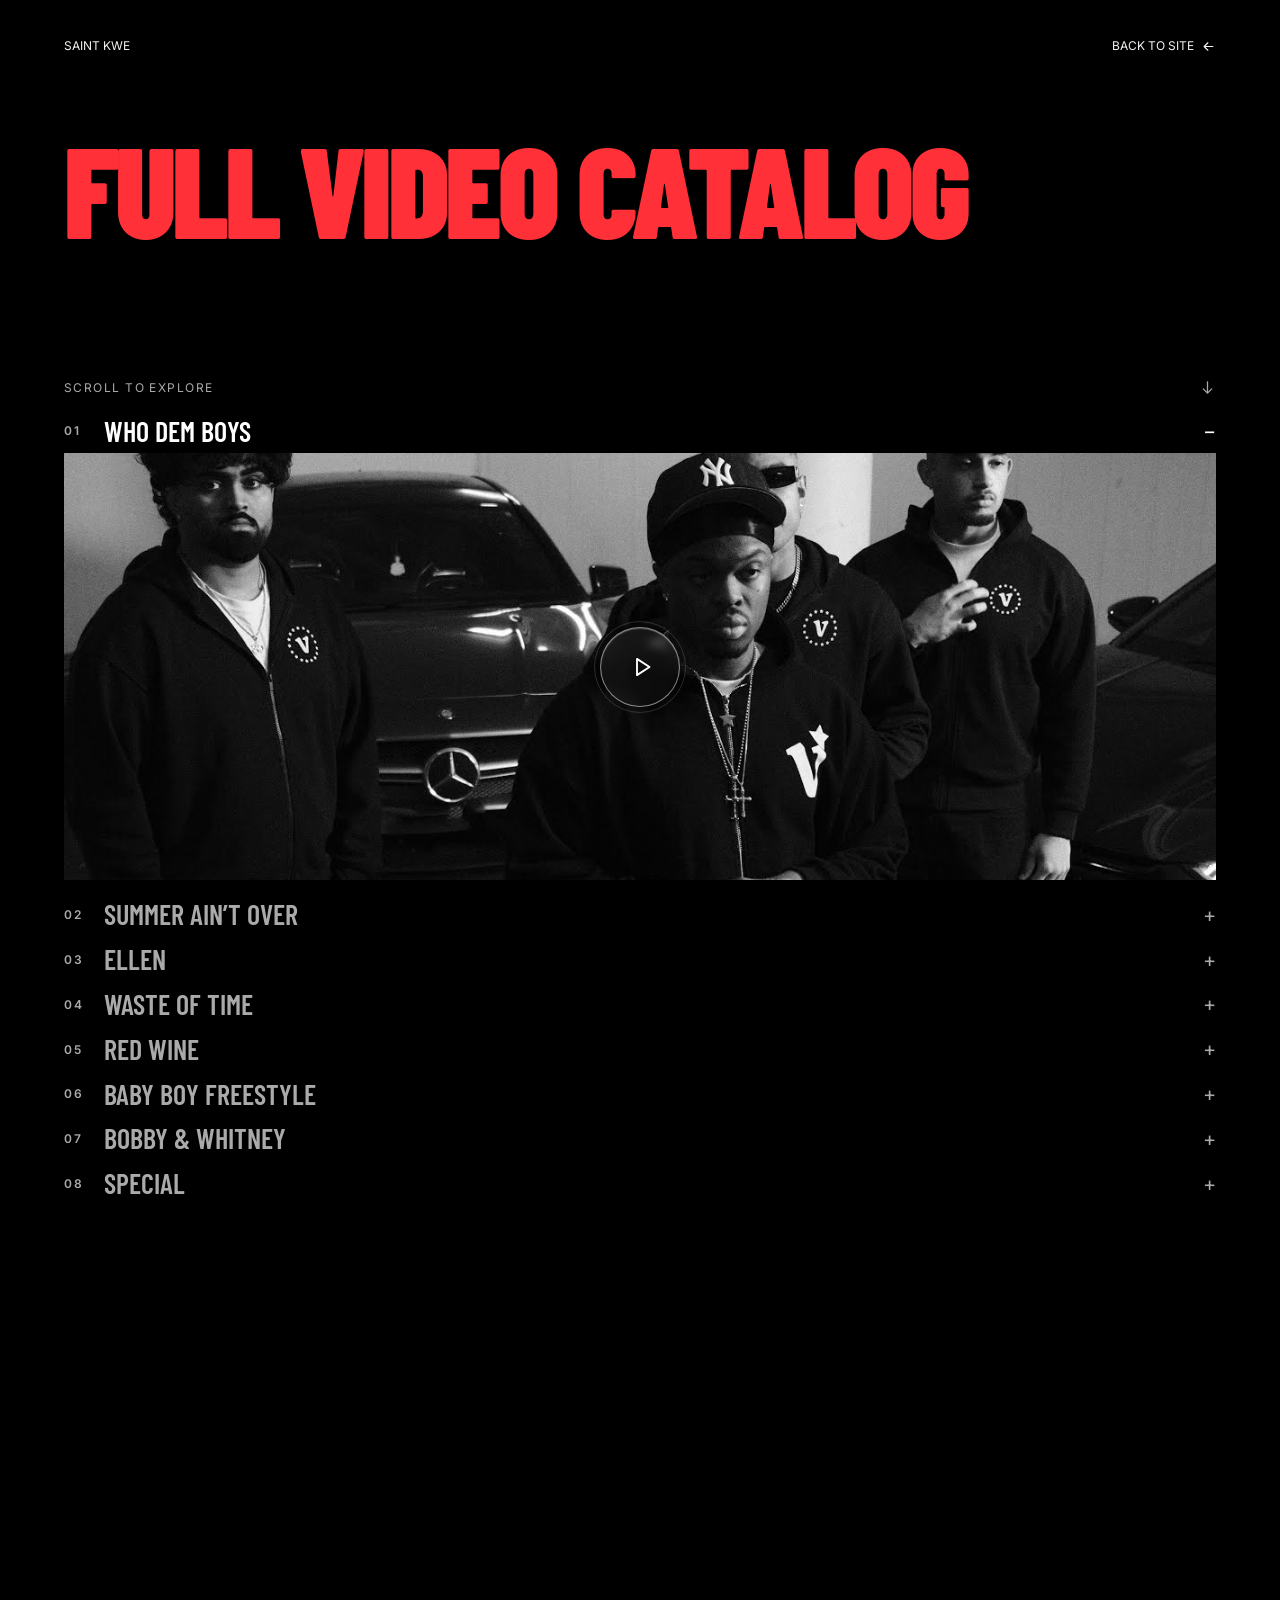
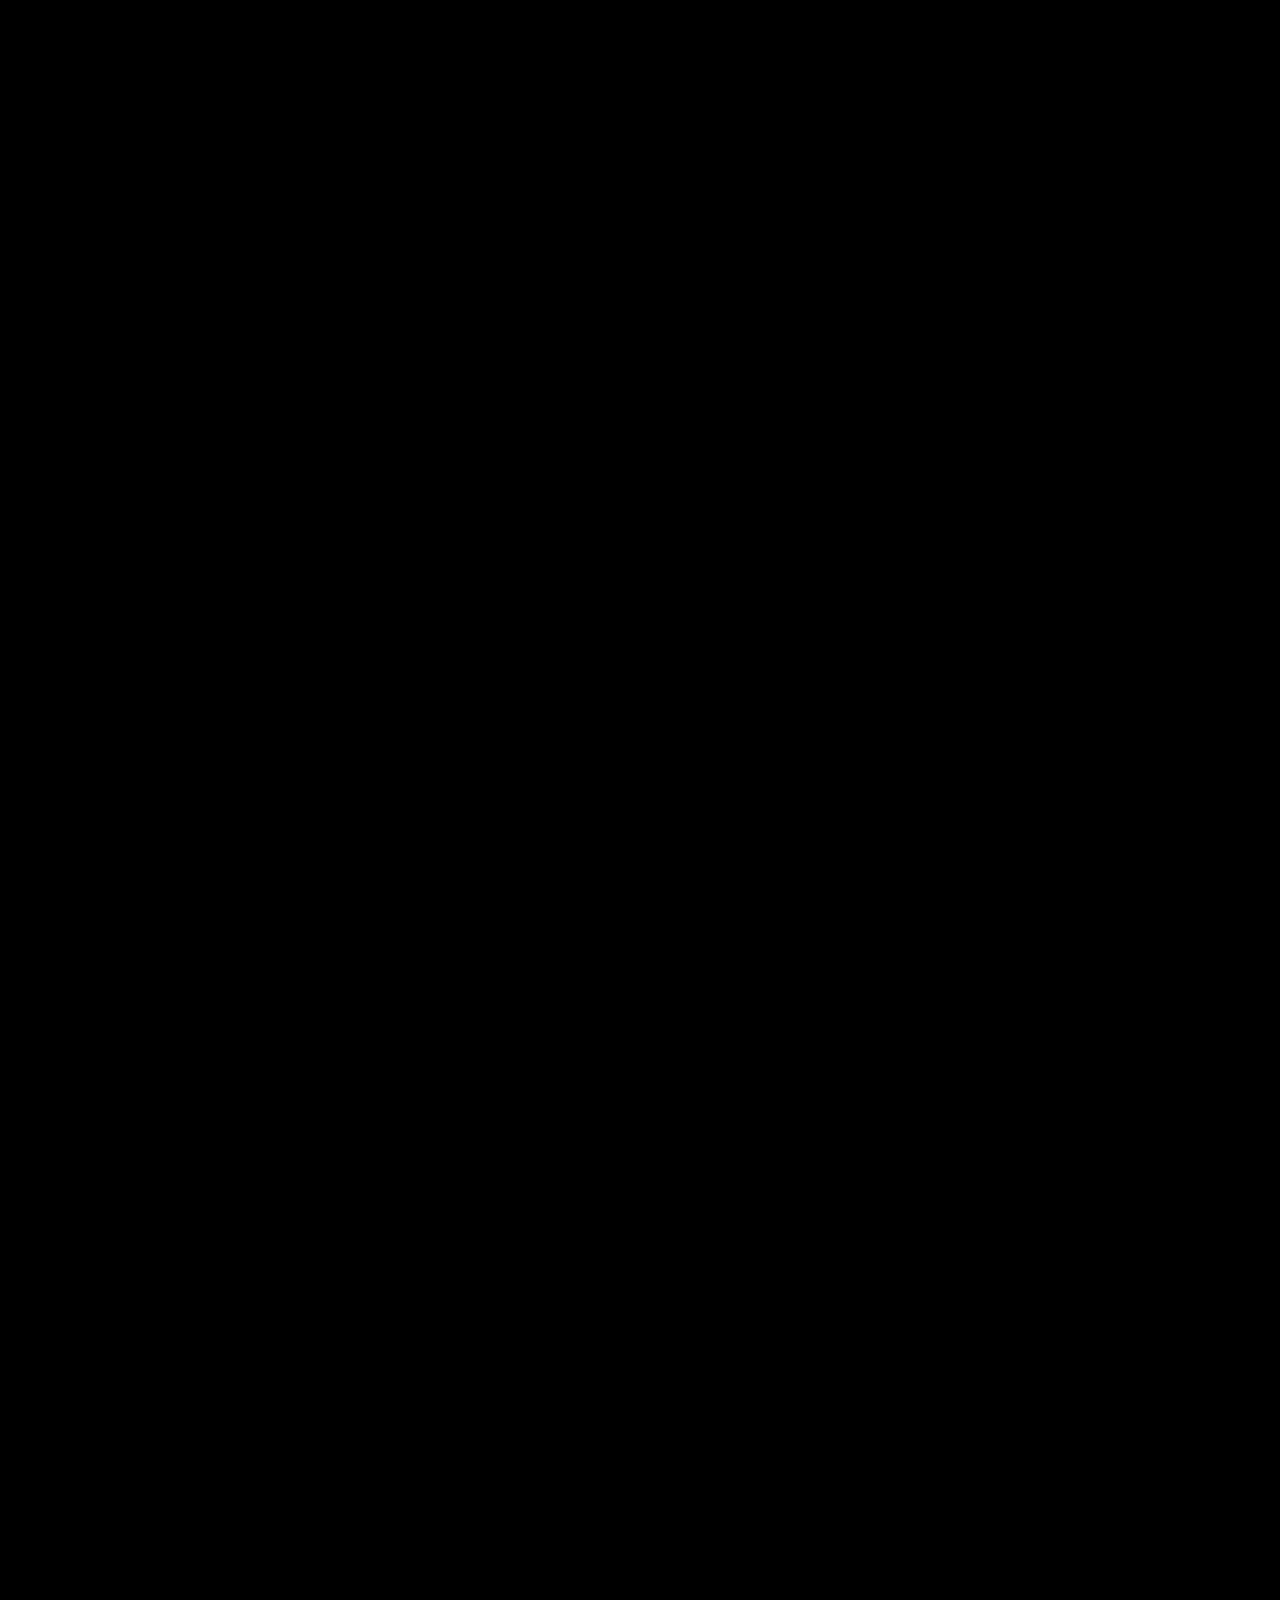
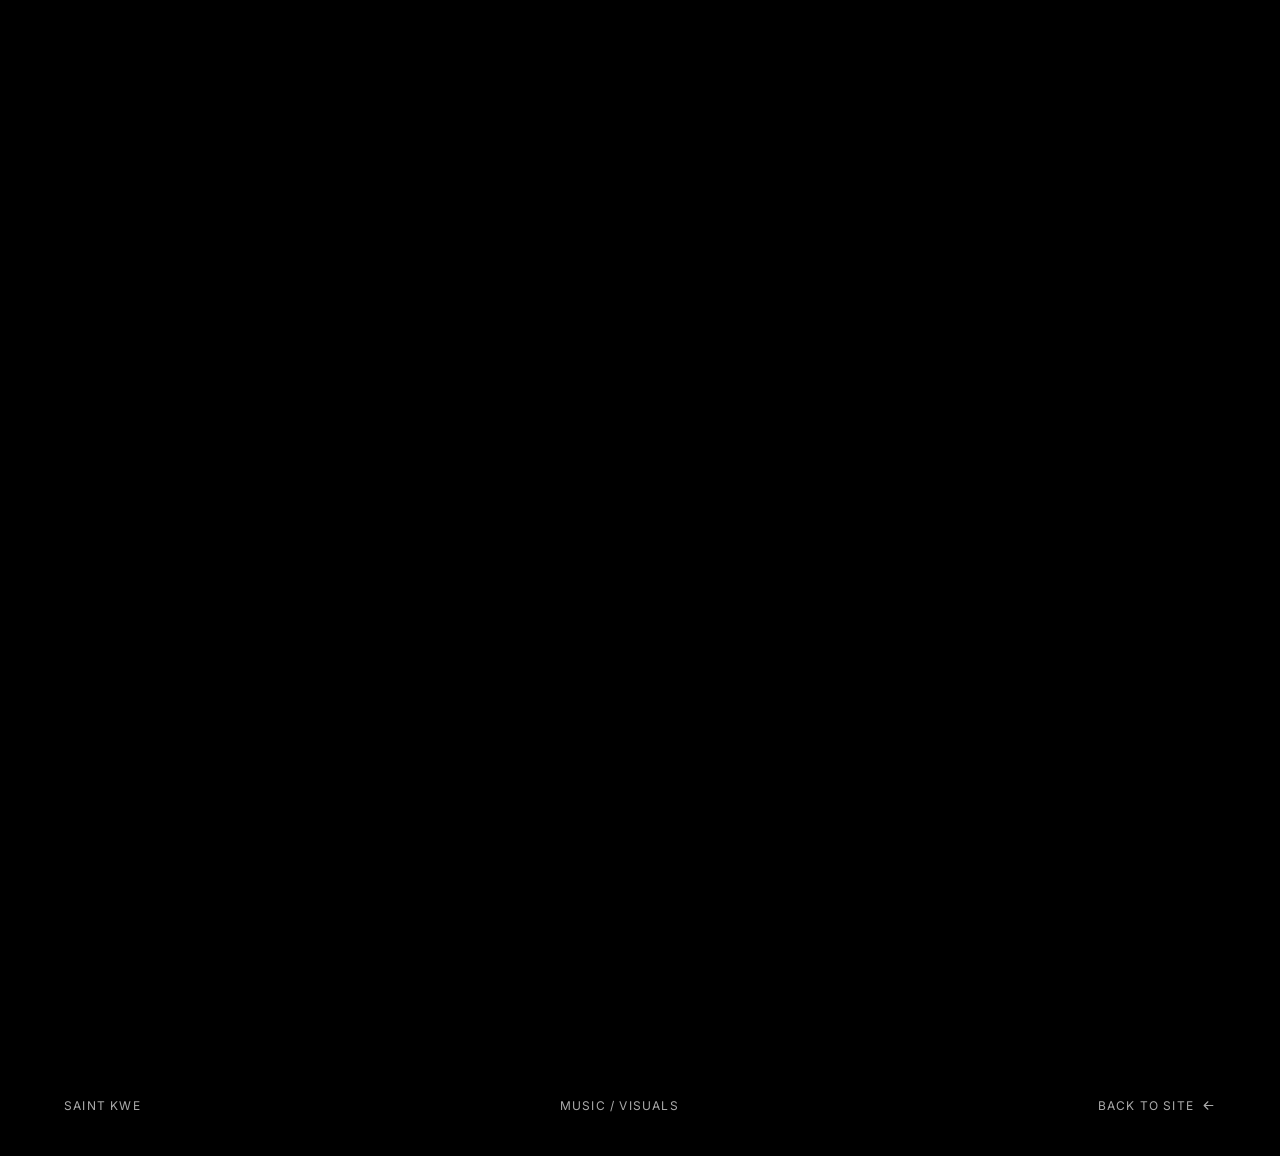
<file: catalog.html>
<!doctype html>
<html lang="en"><head><meta charset="utf-8"><meta name="viewport" content="width=device-width,initial-scale=1"><title>Full Video Catalog — SAINT KWE</title><meta name="theme-color" content="#000"><script src="app.js?v=arrow-icons-20260924" defer></script><script src="media-loading.js" defer></script><noscript><style>img[data-src]{display:none}</style></noscript><link rel="stylesheet" href="catalog.bundle.css?v=arrow-icons-20260924"><link rel="stylesheet" href="fonts.css"></head><body><a class="skip" href="#main">Skip to content</a><header class="catalogue-header"><a href="index.html">SAINT KWE</a><a class="catalogue-return" href="index.html#contact">BACK TO SITE <span class="catalogue-arrow" aria-hidden="true"><svg viewBox="0 0 24 24" fill="none" stroke="currentColor" stroke-width="1.8" stroke-linecap="round" stroke-linejoin="round" focusable="false"><path d="M19 12H5m6-6-6 6 6 6"/></svg></span></a></header><main id="main"><h1 class="catalogue-title">FULL VIDEO CATALOG</h1><section class="section visuals" id="more-videos" aria-label="More music videos"><div class="video-scroll" aria-label="Music videos"><div class="video-pin"><p class="video-scroll-hint">SCROLL TO EXPLORE <span class="catalogue-arrow" aria-hidden="true"><svg viewBox="0 0 24 24" fill="none" stroke="currentColor" stroke-width="1.8" stroke-linecap="round" stroke-linejoin="round" focusable="false"><path d="M12 4v16m-6-6 6 6 6-6"/></svg></span></p><article class="scroll-video"><h3><button class="video-title" type="button" aria-controls="video-feature-0" aria-expanded="true"><span class="section-tag">01</span><span>WHO DEM BOYS</span><span class="reveal-symbol" aria-hidden="true">+</span></button></h3><div class="video-image" id="video-feature-0"><a href="https://www.youtube.com/watch?v=b9i6DAuP5qw" aria-label="Watch WHO DEM BOYS on YouTube"><span class="media-frame"><img data-src="assets/b9i6DAuP5qw-hd.jpg" width="1280" height="720" alt="WHO DEM BOYS music video thumbnail"><noscript><img src="assets/b9i6DAuP5qw-hd.jpg" width="1280" height="720" loading="lazy" alt="WHO DEM BOYS music video thumbnail"></noscript></span><span class="scroll-play" aria-hidden="true"><svg viewBox="0 0 24 24" fill="none" aria-hidden="true"><path d="M8 5.5 18 12 8 18.5V5.5Z" stroke="currentColor" stroke-width="1.5" stroke-linejoin="round"/></svg></span></a></div></article><article class="scroll-video"><h3><button class="video-title" type="button" aria-controls="video-feature-1" aria-expanded="true"><span class="section-tag">02</span><span>SUMMER AIN’T OVER</span><span class="reveal-symbol" aria-hidden="true">+</span></button></h3><div class="video-image" id="video-feature-1"><a href="https://www.youtube.com/watch?v=e_RMY3Msjro" aria-label="Watch SUMMER AIN’T OVER on YouTube"><span class="media-frame"><img data-src="assets/optimized/e_RMY3Msjro-hd.webp" width="1280" height="720" alt="SUMMER AIN’T OVER music video thumbnail"><noscript><img src="assets/optimized/e_RMY3Msjro-hd.webp" width="1280" height="720" loading="lazy" alt="SUMMER AIN’T OVER music video thumbnail"></noscript></span><span class="scroll-play" aria-hidden="true"><svg viewBox="0 0 24 24" fill="none" aria-hidden="true"><path d="M8 5.5 18 12 8 18.5V5.5Z" stroke="currentColor" stroke-width="1.5" stroke-linejoin="round"/></svg></span></a></div></article><article class="scroll-video"><h3><button class="video-title" type="button" aria-controls="video-image-2" aria-expanded="true"><span class="section-tag">03</span><span>ELLEN</span><span class="reveal-symbol" aria-hidden="true">+</span></button></h3><div class="video-image" id="video-image-2"><a href="https://www.youtube.com/watch?v=nfWzHNK-rkg" aria-label="Watch ELLEN on YouTube"><span class="media-frame"><img data-src="assets/optimized/nfWzHNK-rkg-hd.webp" alt="ELLEN video thumbnail" width="1280" height="720"><noscript><img src="assets/optimized/nfWzHNK-rkg-hd.webp" alt="ELLEN video thumbnail" width="1280" height="720" loading="lazy"></noscript></span><span class="scroll-play" aria-hidden="true"><svg viewBox="0 0 24 24" fill="none" aria-hidden="true"><path d="M8 5.5 18 12 8 18.5V5.5Z" stroke="currentColor" stroke-width="1.5" stroke-linejoin="round"/></svg></span></a></div></article><article class="scroll-video"><h3><button class="video-title" type="button" aria-controls="video-image-3" aria-expanded="true"><span class="section-tag">04</span><span>WASTE OF TIME</span><span class="reveal-symbol" aria-hidden="true">+</span></button></h3><div class="video-image" id="video-image-3"><a href="https://www.youtube.com/watch?v=I3dgDW-hsuA" aria-label="Watch WASTE OF TIME on YouTube"><span class="media-frame"><img data-src="assets/I3dgDW-hsuA-hd.jpg" alt="WASTE OF TIME video thumbnail" width="1280" height="720"><noscript><img src="assets/I3dgDW-hsuA-hd.jpg" alt="WASTE OF TIME video thumbnail" width="1280" height="720" loading="lazy"></noscript></span><span class="scroll-play" aria-hidden="true"><svg viewBox="0 0 24 24" fill="none" aria-hidden="true"><path d="M8 5.5 18 12 8 18.5V5.5Z" stroke="currentColor" stroke-width="1.5" stroke-linejoin="round"/></svg></span></a></div></article><article class="scroll-video"><h3><button class="video-title" type="button" aria-controls="video-image-4" aria-expanded="true"><span class="section-tag">05</span><span>RED WINE</span><span class="reveal-symbol" aria-hidden="true">+</span></button></h3><div class="video-image" id="video-image-4"><a href="https://www.youtube.com/watch?v=P55-BFhLWdc" aria-label="Watch RED WINE on YouTube"><span class="media-frame"><img data-src="assets/P55-BFhLWdc-hd.jpg" alt="RED WINE video thumbnail" width="1280" height="720"><noscript><img src="assets/P55-BFhLWdc-hd.jpg" alt="RED WINE video thumbnail" width="1280" height="720" loading="lazy"></noscript></span><span class="scroll-play" aria-hidden="true"><svg viewBox="0 0 24 24" fill="none" aria-hidden="true"><path d="M8 5.5 18 12 8 18.5V5.5Z" stroke="currentColor" stroke-width="1.5" stroke-linejoin="round"/></svg></span></a></div></article><article class="scroll-video"><h3><button class="video-title" type="button" aria-controls="video-image-5" aria-expanded="true"><span class="section-tag">06</span><span>BABY BOY FREESTYLE</span><span class="reveal-symbol" aria-hidden="true">+</span></button></h3><div class="video-image" id="video-image-5"><a href="https://www.youtube.com/watch?v=jFzVBUUswUA" aria-label="Watch BABY BOY FREESTYLE on YouTube"><span class="media-frame"><img data-src="assets/optimized/jFzVBUUswUA-hd.webp" alt="BABY BOY FREESTYLE video thumbnail" width="1280" height="720"><noscript><img src="assets/optimized/jFzVBUUswUA-hd.webp" alt="BABY BOY FREESTYLE video thumbnail" width="1280" height="720" loading="lazy"></noscript></span><span class="scroll-play" aria-hidden="true"><svg viewBox="0 0 24 24" fill="none" aria-hidden="true"><path d="M8 5.5 18 12 8 18.5V5.5Z" stroke="currentColor" stroke-width="1.5" stroke-linejoin="round"/></svg></span></a></div></article><article class="scroll-video"><h3><button class="video-title" type="button" aria-controls="video-image-6" aria-expanded="true"><span class="section-tag">07</span><span>BOBBY &amp; WHITNEY</span><span class="reveal-symbol" aria-hidden="true">+</span></button></h3><div class="video-image" id="video-image-6"><a href="https://www.youtube.com/watch?v=1eg_lb5T8kY" aria-label="Watch BOBBY &amp; WHITNEY on YouTube"><span class="media-frame"><img data-src="assets/optimized/1eg_lb5T8kY-hd.webp" alt="BOBBY &amp; WHITNEY video thumbnail" width="1280" height="720"><noscript><img src="assets/optimized/1eg_lb5T8kY-hd.webp" alt="BOBBY &amp; WHITNEY video thumbnail" width="1280" height="720" loading="lazy"></noscript></span><span class="scroll-play" aria-hidden="true"><svg viewBox="0 0 24 24" fill="none" aria-hidden="true"><path d="M8 5.5 18 12 8 18.5V5.5Z" stroke="currentColor" stroke-width="1.5" stroke-linejoin="round"/></svg></span></a></div></article><article class="scroll-video"><h3><button class="video-title" type="button" aria-controls="video-image-7" aria-expanded="true"><span class="section-tag">08</span><span>SPECIAL</span><span class="reveal-symbol" aria-hidden="true">+</span></button></h3><div class="video-image" id="video-image-7"><a href="https://www.youtube.com/watch?v=hesCXfu5R5Y" aria-label="Watch SPECIAL on YouTube"><span class="media-frame"><img data-src="assets/special-court-cover.png" alt="Kwe facing the camera on the court in the SPECIAL music video" width="1801" height="1013" style="object-position:78% center"><noscript><img src="assets/special-court-cover.png" alt="Kwe facing the camera on the court in the SPECIAL music video" width="1801" height="1013" style="object-position:78% center" loading="lazy"></noscript></span><span class="scroll-play" aria-hidden="true"><svg viewBox="0 0 24 24" fill="none" aria-hidden="true"><path d="M8 5.5 18 12 8 18.5V5.5Z" stroke="currentColor" stroke-width="1.5" stroke-linejoin="round"/></svg></span></a></div></article></div></div></section></main><footer><span>SAINT KWE</span><span>MUSIC / VISUALS</span><a class="catalogue-return" href="index.html#contact">BACK TO SITE <span class="catalogue-arrow" aria-hidden="true"><svg viewBox="0 0 24 24" fill="none" stroke="currentColor" stroke-width="1.8" stroke-linecap="round" stroke-linejoin="round" focusable="false"><path d="M19 12H5m6-6-6 6 6 6"/></svg></span></a></footer></body></html>
</file>
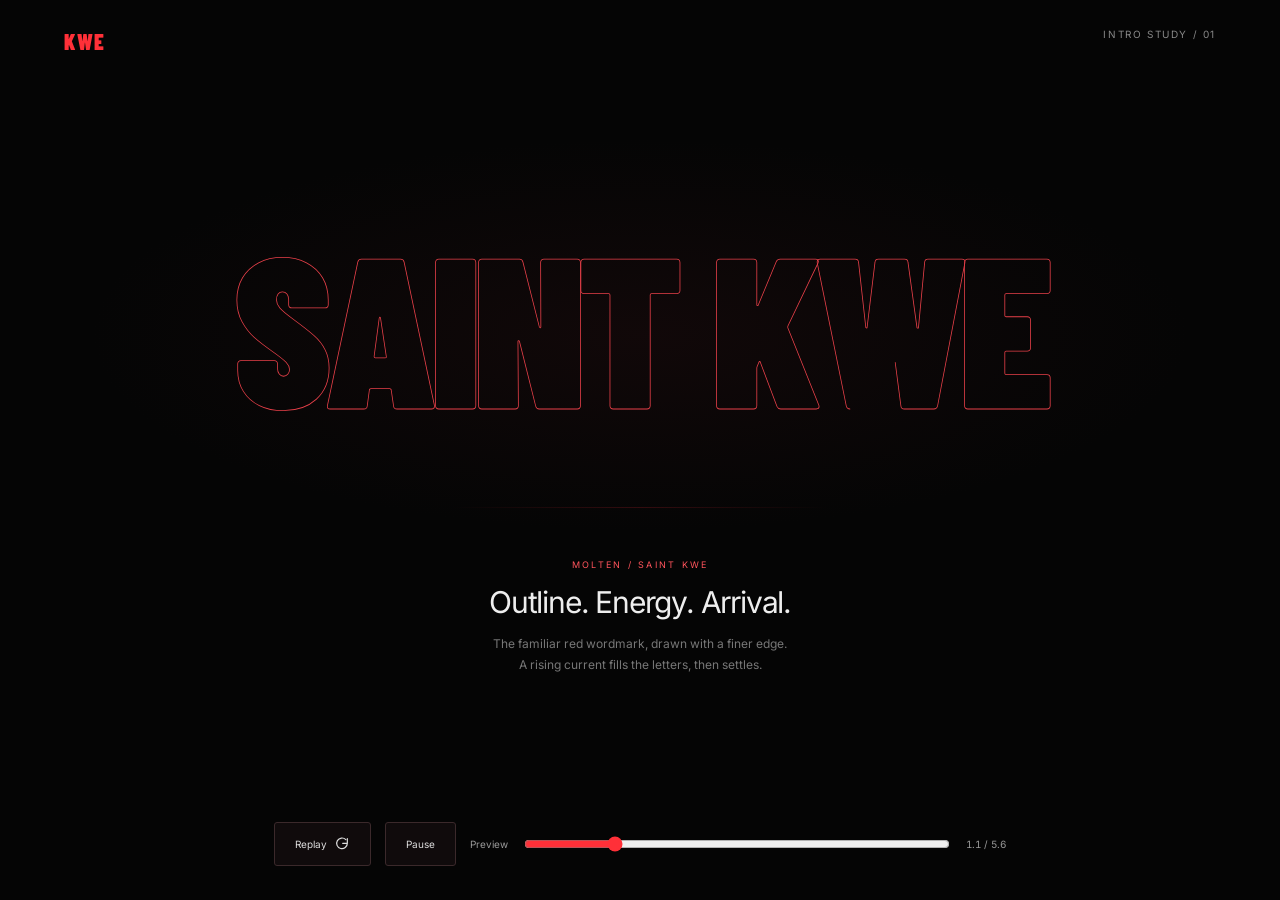
<file: demo-intro-fill.html>
<!doctype html><html lang="en"><head><meta charset="utf-8"><meta name="viewport" content="width=device-width,initial-scale=1"><meta name="robots" content="noindex,nofollow"><title>KWE — molten outline study</title><link rel="stylesheet" href="fonts.css"><link rel="stylesheet" href="demo-intro-fill.css?v=svg-arrows-20260924"><script src="demo-intro-fill.js" defer></script></head><body><header><a href="./">KWE</a><span>INTRO STUDY / 01</span></header><main><div class="stage"><svg viewBox="0 0 1400 500" role="img" aria-labelledby="title desc"><title id="title">SAINT KWE</title><desc id="desc">A fine red outline is drawn, then a luminous molten wave fills the letters and settles to solid red.</desc><defs><text style="font-family:Barlow Condensed,Impact,sans-serif;font-size:260px;font-weight:900;letter-spacing:-10px" id="word" x="700" y="340" text-anchor="middle">SAINT KWE</text><clipPath id="letters"><use href="#word"/></clipPath><linearGradient id="molten" x1="0" y1="0" x2="0" y2="1"><stop offset="0" stop-color="#ff5446"/><stop offset=".5" stop-color="#ff3038"/><stop offset="1" stop-color="#e41a32"/></linearGradient><filter id="glow" x="-30%" y="-30%" width="160%" height="160%"><feGaussianBlur stdDeviation="4"/></filter></defs><g class="word"><use class="outline" href="#word"/><g clip-path="url(#letters)"><path class="liquid" fill="url(#molten)"/><path class="surface glow" filter="url(#glow)"/><path class="surface"/></g><use class="finish" href="#word"/></g></svg><div class="horizon"></div></div><div class="notes"><p class="eyebrow">MOLTEN / SAINT KWE</p><h1>Outline. Energy. Arrival.</h1><p>The familiar red wordmark, drawn with a finer edge.<br>A rising current fills the letters, then settles.</p></div></main><footer><button id="replay" type="button">Replay <span class="replay-icon" aria-hidden="true"><svg viewBox="0 0 24 24" fill="none" stroke="currentColor" stroke-width="1.8" stroke-linecap="round" stroke-linejoin="round" focusable="false"><path d="M20 11a8 8 0 1 1-2.3-5.6M20 4v7h-7"/></svg></span></button><button id="pause" type="button">Pause</button><label for="progress">Preview</label><input id="progress" type="range" min="0" max="1000" value="0" aria-label="Animation progress"><span id="time" aria-hidden="true">0.0 / 5.6</span></footer></body></html>
</file>
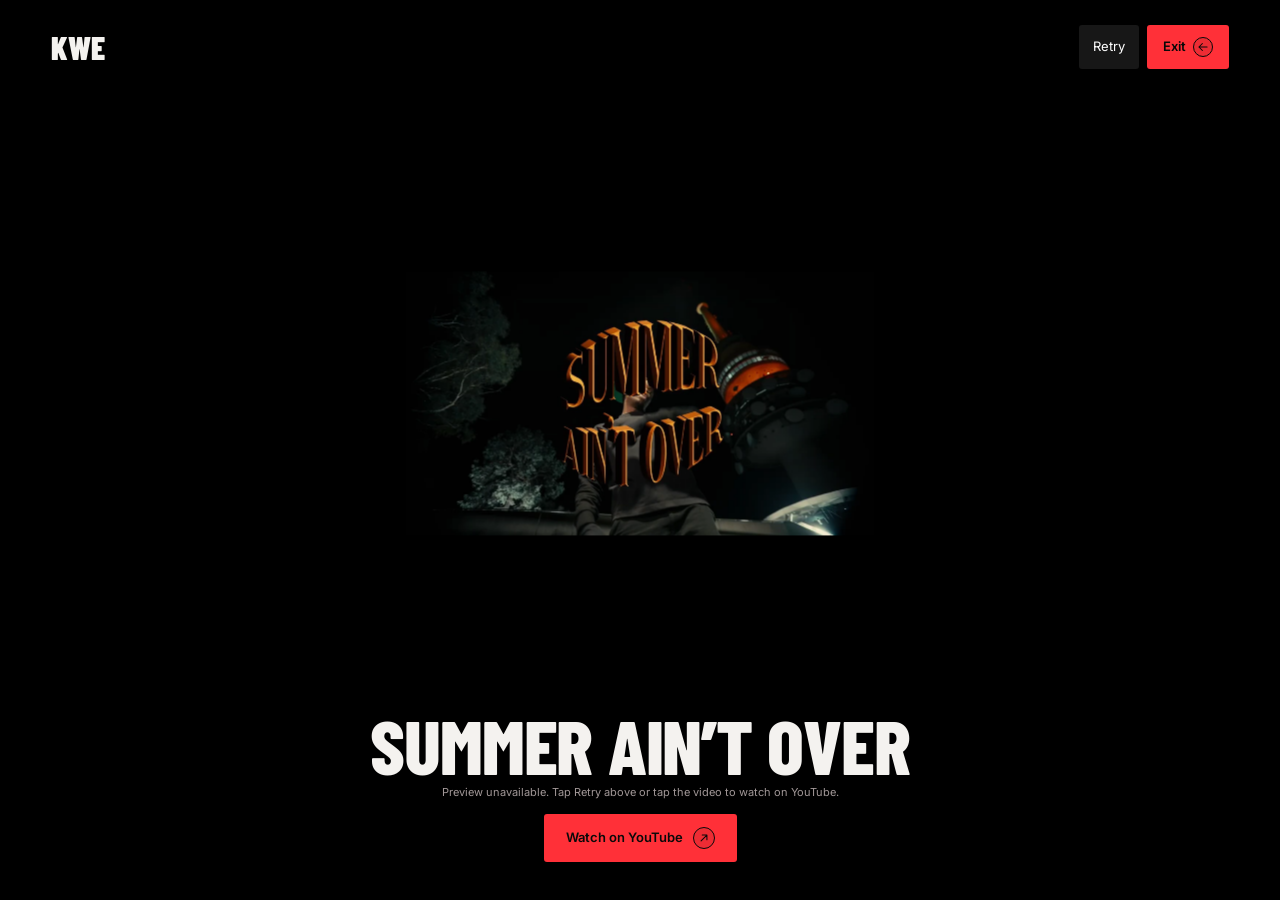
<file: flight.html>
<!doctype html>
<html lang="en"><head><script>if(performance.getEntriesByType("navigation")[0]?.type==="reload")location.replace("./");</script><meta charset="utf-8"><meta name="viewport" content="width=device-width,initial-scale=1"><meta name="referrer" content="strict-origin-when-cross-origin"><meta name="theme-color" content="#000"><title>KWE — The experience</title><script src="flight-local.js?v=watch-fly-20260924" defer></script><script src="route-transition.js?v=audit-recovery-20260920"></script><script src="micro-interactions.js?v=1" defer></script><script src="media-loading.js" defer></script><noscript><style>img[data-src]{display:none}</style></noscript><link rel="stylesheet" href="flight.bundle.css?v=svg-arrows-20260924"><link rel="stylesheet" href="fonts.css"></head>
<body>
<canvas id="space" aria-hidden="true"></canvas>
<div class="ambient" aria-hidden="true"></div>
<header><a class="brand" href="index.html#listen">KWE</a><div class="experience-actions"><button id="sound" class="sound-toggle" type="button" aria-label="Mute" aria-pressed="false" hidden>Mute</button><a class="exit" href="index.html#listen">Exit <span class="action-icon" aria-hidden="true"><svg viewBox="0 0 24 24" fill="none" stroke="currentColor" stroke-width="1.8" stroke-linecap="round" stroke-linejoin="round" focusable="false"><path d="M19 12H5m6-6-6 6 6 6"/></svg></span></a></div></header>
<main>

<section id="journey" hidden aria-label="Automatic music video journey">
<div class="route-status"><span id="phase">DEPARTING</span><span id="counter">01 / 04</span></div>
<div id="world" aria-hidden="true"><img class="memory m1" data-src="assets/optimized/concert-cultrd-131-640.webp" alt=""><noscript><img class="memory m1" loading="lazy" src="assets/optimized/concert-cultrd-131-640.webp" alt=""></noscript><img class="memory m2" data-src="assets/optimized/concert-dsc08252-640.webp" alt=""><noscript><img class="memory m2" loading="lazy" src="assets/optimized/concert-dsc08252-640.webp" alt=""></noscript><img class="memory m3" data-src="assets/optimized/concert-cultrd-125-640.webp" alt=""><noscript><img class="memory m3" loading="lazy" src="assets/optimized/concert-cultrd-125-640.webp" alt=""></noscript></div>
<div id="screen" class="screen"><div class="screen-top"><span>SAINT KWE / TRANSMISSION</span><span id="transmission">01</span></div><div class="screen-media"><img id="poster" src="assets/optimized/e_RMY3Msjro-hd.webp" alt="Summer Ain’t Over video artwork"><div id="player-wrap" hidden><div id="player"></div></div><button id="inspect" aria-label="Stay at this video"><span>Stay here</span> <span class="action-icon" aria-hidden="true"><svg viewBox="0 0 24 24" fill="none" stroke="currentColor" stroke-width="1.8" stroke-linecap="round" stroke-linejoin="round" focusable="false"><path d="M7 17 17 7M9 7h8v8"/></svg></span></button></div><div class="screen-bottom"><span id="screen-name">SUMMER AIN’T OVER</span><span>● KWE</span></div></div>
<div class="track-caption"><p class="eyebrow" id="chapter">FIRST TRANSMISSION</p><h2 id="track-title">SUMMER AIN’T OVER</h2><p id="media-status" aria-live="polite">Approaching the first video.</p><a id="watch" href="https://www.youtube.com/watch?v=e_RMY3Msjro" target="_blank" rel="noopener">Watch on YouTube <span class="action-icon" aria-hidden="true"><svg viewBox="0 0 24 24" fill="none" stroke="currentColor" stroke-width="1.8" stroke-linecap="round" stroke-linejoin="round" focusable="false"><path d="M7 17 17 7M9 7h8v8"/></svg></span></a></div>
<div class="flight-controls"><button id="pause" aria-pressed="false">Pause flight</button><button id="motion" aria-pressed="false">Reduce motion</button><button id="next">Next video <span class="action-icon" aria-hidden="true"><svg viewBox="0 0 24 24" fill="none" stroke="currentColor" stroke-width="1.8" stroke-linecap="round" stroke-linejoin="round" focusable="false"><path d="M5 12h14m-6-6 6 6-6 6"/></svg></span></button></div>
<div class="timeline" aria-label="Journey progress"><div id="progress"></div></div>
</section>
<section id="arrival" class="arrival" hidden aria-labelledby="arrival-title">
<h2 id="arrival-title">KEEP<br><em>LISTENING.</em></h2>
<img data-src="assets/optimized/cover-640.webp" alt="529 mixtape artwork"><noscript><img src="assets/optimized/cover-640.webp" alt="529 mixtape artwork"></noscript>
<nav class="destinations" aria-label="Listen to 529">
<a href="https://open.spotify.com/album/1tXWlbsSiI3O5Lf4TgTcnV" aria-label="Listen to 529 on Spotify"><img src="assets/spotify-color.svg" alt=""><span>Spotify</span></a>
<a href="https://www.youtube.com/@saintkwe/videos" aria-label="Watch Saint Kwe on YouTube"><img src="assets/optimized/youtube-color.webp" alt=""><span>YouTube</span></a>
<a href="https://music.apple.com/au/album/529/6788612666" aria-label="Listen to 529 on Apple Music"><img src="assets/apple-music-color.svg" alt=""><span>Apple Music</span></a>
</nav>
<div class="arrival-actions"><button id="replay" type="button">Fly again <span class="action-icon" aria-hidden="true"><svg viewBox="0 0 24 24" fill="none" stroke="currentColor" stroke-width="1.8" stroke-linecap="round" stroke-linejoin="round" focusable="false"><path d="M20 11a8 8 0 1 1-2.3-5.6M20 4v7h-7"/></svg></span></button><a class="arrival-return" href="index.html#listen">Back to site <span class="action-icon" aria-hidden="true"><svg viewBox="0 0 24 24" fill="none" stroke="currentColor" stroke-width="1.8" stroke-linecap="round" stroke-linejoin="round" focusable="false"><path d="M19 12H5m6-6-6 6 6 6"/></svg></span></a></div>
</section>
</main><button id="play-music" class="play-music" type="button" aria-controls="player-wrap" hidden><svg viewBox="0 0 24 24" aria-hidden="true"><path d="M7 3v18l15-9z" fill="currentColor"/></svg><span>Play Music</span></button><noscript><p class="no-script">This flight needs JavaScript. <a href="index.html">Explore the main site instead.</a></p></noscript>
</body></html>
</file>
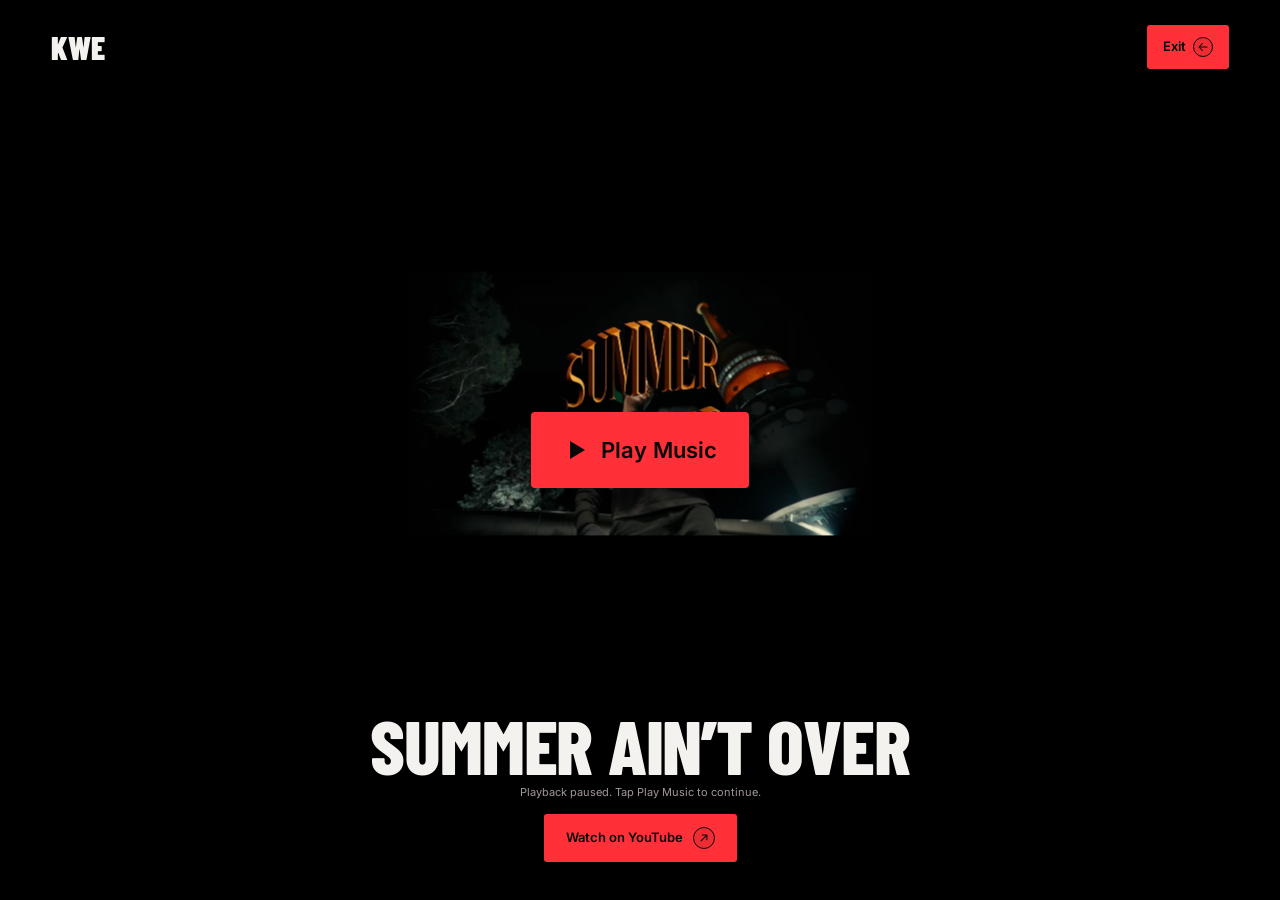
<file: demo-v3/flight.html>
<!doctype html>
<html lang="en"><head><base href="/"><meta name="robots" content="noindex,nofollow"><script>if(performance.getEntriesByType("navigation")[0]?.type==="reload")location.replace("./");</script><meta charset="utf-8"><meta name="viewport" content="width=device-width,initial-scale=1"><meta name="referrer" content="strict-origin-when-cross-origin"><meta name="theme-color" content="#000"><title>KWE — The experience</title><script src="/demo-v3/flight-local.js?v=watch-fly-20260924" defer></script><script src="/demo-v3/route-transition.js?v=playback-v3-20260922"></script><script src="micro-interactions.js?v=1" defer></script><script src="media-loading.js" defer></script><noscript><style>img[data-src]{display:none}</style></noscript><link rel="stylesheet" href="flight.bundle.css?v=svg-arrows-20260924"><link rel="stylesheet" href="fonts.css"></head>
<body>
<canvas id="space" aria-hidden="true"></canvas>
<div class="ambient" aria-hidden="true"></div>
<header><a class="brand" href="/demo-v3/index.html#listen">KWE</a><div class="experience-actions"><button id="sound" class="sound-toggle" type="button" aria-label="Mute" aria-pressed="false" hidden>Mute</button><a class="exit" href="/demo-v3/index.html#listen">Exit <span class="action-icon" aria-hidden="true"><svg viewBox="0 0 24 24" fill="none" stroke="currentColor" stroke-width="1.8" stroke-linecap="round" stroke-linejoin="round" focusable="false"><path d="M19 12H5m6-6-6 6 6 6"/></svg></span></a></div></header>
<main>

<section id="journey" hidden aria-label="Automatic music video journey">
<div class="route-status"><span id="phase">DEPARTING</span><span id="counter">01 / 04</span></div>
<div id="world" aria-hidden="true"><img class="memory m1" data-src="assets/optimized/concert-cultrd-131-640.webp" alt=""><noscript><img class="memory m1" loading="lazy" src="assets/optimized/concert-cultrd-131-640.webp" alt=""></noscript><img class="memory m2" data-src="assets/optimized/concert-dsc08252-640.webp" alt=""><noscript><img class="memory m2" loading="lazy" src="assets/optimized/concert-dsc08252-640.webp" alt=""></noscript><img class="memory m3" data-src="assets/optimized/concert-cultrd-125-640.webp" alt=""><noscript><img class="memory m3" loading="lazy" src="assets/optimized/concert-cultrd-125-640.webp" alt=""></noscript></div>
<div id="screen" class="screen"><div class="screen-top"><span>SAINT KWE / TRANSMISSION</span><span id="transmission">01</span></div><div class="screen-media"><img id="poster" src="assets/optimized/e_RMY3Msjro-hd.webp" alt="Summer Ain’t Over video artwork"><div id="player-wrap" hidden><div id="player"></div></div><button id="inspect" aria-label="Stay at this video"><span>Stay here</span> <span class="action-icon" aria-hidden="true"><svg viewBox="0 0 24 24" fill="none" stroke="currentColor" stroke-width="1.8" stroke-linecap="round" stroke-linejoin="round" focusable="false"><path d="M7 17 17 7M9 7h8v8"/></svg></span></button></div><div class="screen-bottom"><span id="screen-name">SUMMER AIN’T OVER</span><span>● KWE</span></div></div>
<div class="track-caption"><p class="eyebrow" id="chapter">FIRST TRANSMISSION</p><h2 id="track-title">SUMMER AIN’T OVER</h2><p id="media-status" aria-live="polite">Approaching the first video.</p><a id="watch" href="https://www.youtube.com/watch?v=e_RMY3Msjro" target="_blank" rel="noopener">Watch on YouTube <span class="action-icon" aria-hidden="true"><svg viewBox="0 0 24 24" fill="none" stroke="currentColor" stroke-width="1.8" stroke-linecap="round" stroke-linejoin="round" focusable="false"><path d="M7 17 17 7M9 7h8v8"/></svg></span></a></div>
<div class="flight-controls"><button id="pause" aria-pressed="false">Pause flight</button><button id="motion" aria-pressed="false">Reduce motion</button><button id="next">Next video <span class="action-icon" aria-hidden="true"><svg viewBox="0 0 24 24" fill="none" stroke="currentColor" stroke-width="1.8" stroke-linecap="round" stroke-linejoin="round" focusable="false"><path d="M5 12h14m-6-6 6 6-6 6"/></svg></span></button></div>
<div class="timeline" aria-label="Journey progress"><div id="progress"></div></div>
</section>
<section id="arrival" class="arrival" hidden aria-labelledby="arrival-title">
<h2 id="arrival-title">KEEP<br><em>LISTENING.</em></h2>
<img data-src="assets/optimized/cover-640.webp" alt="529 mixtape artwork"><noscript><img src="assets/optimized/cover-640.webp" alt="529 mixtape artwork"></noscript>
<nav class="destinations" aria-label="Listen to 529">
<a href="https://open.spotify.com/album/1tXWlbsSiI3O5Lf4TgTcnV" aria-label="Listen to 529 on Spotify"><img src="assets/spotify-color.svg" alt=""><span>Spotify</span></a>
<a href="https://www.youtube.com/@saintkwe/videos" aria-label="Watch Saint Kwe on YouTube"><img src="assets/optimized/youtube-color.webp" alt=""><span>YouTube</span></a>
<a href="https://music.apple.com/au/album/529/6788612666" aria-label="Listen to 529 on Apple Music"><img src="assets/apple-music-color.svg" alt=""><span>Apple Music</span></a>
</nav>
<div class="arrival-actions"><button id="replay" type="button">Fly again <span class="action-icon" aria-hidden="true"><svg viewBox="0 0 24 24" fill="none" stroke="currentColor" stroke-width="1.8" stroke-linecap="round" stroke-linejoin="round" focusable="false"><path d="M20 11a8 8 0 1 1-2.3-5.6M20 4v7h-7"/></svg></span></button><a class="arrival-return" href="/demo-v3/index.html#listen">Back to site <span class="action-icon" aria-hidden="true"><svg viewBox="0 0 24 24" fill="none" stroke="currentColor" stroke-width="1.8" stroke-linecap="round" stroke-linejoin="round" focusable="false"><path d="M19 12H5m6-6-6 6 6 6"/></svg></span></a></div>
</section>
</main><button id="play-music" class="play-music" type="button" aria-controls="player-wrap" hidden><svg viewBox="0 0 24 24" aria-hidden="true"><path d="M7 3v18l15-9z" fill="currentColor"/></svg><span>Play Music</span></button><noscript><p class="no-script">This flight needs JavaScript. <a href="index.html">Explore the main site instead.</a></p></noscript>
</body></html>
</file>
<file: index.bundle.css>
:root{color-scheme:dark;--black:#000;--white:#f3f3ef;--muted:#aaa;--line:#303030;--display:'Barlow Condensed',Impact,'Arial Narrow',sans-serif;--body:Inter,Arial,sans-serif}*{box-sizing:border-box}html{background:#000;scroll-behavior:smooth;scroll-padding-top:30px}body{margin:0;background:#000;color:var(--white);font:16px/1.5 var(--body)}a{color:inherit;text-decoration:none}button{font:inherit;color:inherit;cursor:pointer}a,button{-webkit-tap-highlight-color:#ffffff30}a:focus-visible,button:focus-visible{outline:2px solid #fff;outline-offset:6px}img{display:block;max-width:100%}h1,h2,h3,p,figure{margin:0}header,main,footer{max-width:1800px;margin-inline:auto}header{padding:22px 5%;display:flex;align-items:center;justify-content:space-between;gap:20px}.logo{font:900 36px/1 var(--display);letter-spacing:-1px;min-height:44px;display:flex;align-items:center}.logo span{font:12px var(--body);align-self:flex-start;margin:5px 0 0 5px}nav{display:flex;gap:34px}nav a,.header-contact{font-size:14px;min-height:44px;display:inline-flex;align-items:center}.header-contact{gap:35px}.hero{padding:15px 5% 90px}.hero-meta,.section-top{display:flex;justify-content:space-between;gap:20px;align-items:center}.hero-meta{font-size:12px;letter-spacing:.12em;padding:22px 0}h1{font:900 clamp(5rem,18.8vw,21rem)/.94 var(--display);letter-spacing:-.035em;white-space:nowrap;margin:0 0 32px}.hero-grid{display:grid;grid-template-columns:.78fr 1fr;gap:7%;align-items:center}.hero-copy{padding:12% 0}.section-tag{font-size:12px;letter-spacing:.13em;color:var(--muted);line-height:1.6}.hero-statement{font:700 clamp(2.8rem,5.7vw,6rem)/1.03 var(--display);letter-spacing:-.02em;margin:28px 0 36px}em{font-style:normal;color:#aaa}.primary{display:inline-flex;align-items:center;justify-content:space-between;gap:38px;min-height:54px;background:var(--white);color:#000;padding:15px 22px;font-size:14px;font-weight:600;border:1px solid var(--white)}.quiet-link{font-size:14px;min-height:44px;display:inline-flex;align-items:center;gap:20px}.hero-copy>.quiet-link{display:flex;width:fit-content;margin-top:18px}.hero-portrait img{width:100%;aspect-ratio:1.12;object-fit:cover;object-position:50% 20%}.hero-portrait figcaption{display:flex;justify-content:space-between;font-size:12px;letter-spacing:.1em;color:var(--muted);padding-top:14px}.section{padding:90px 5%;background:#000}.section-top{margin-bottom:48px}.music-grid{display:grid;grid-template-columns:1fr 1fr;gap:10%;align-items:center}.cover img{width:100%;height:auto;aspect-ratio:1;object-fit:contain}.music-copy h2{font:800 clamp(7rem,15vw,17rem)/.95 var(--display);letter-spacing:-.035em;margin:12px 0 28px}.release-list{margin-top:38px}.release-list>a{display:grid;grid-template-columns:20px minmax(0,1fr) 20px;gap:15px;align-items:center;padding:20px 0;border-bottom:0}.release-list>a>span:first-child{font-size:12px;color:var(--muted)}h3{font:600 clamp(1.4rem,2.6vw,2.3rem)/1.15 var(--display)}.big-title{font:800 clamp(3.5rem,8.8vw,10rem)/.91 var(--display);letter-spacing:-.025em;margin-bottom:42px}.outline-type{color:#000;-webkit-text-stroke:1px #aaa}.video-feature{display:block;position:relative;overflow:hidden}.video-feature .media-frame>img{width:100%;aspect-ratio:2.05;object-fit:cover;object-position:center 37%}.video-feature:after{content:'';position:absolute;inset:50% 0 0;background:linear-gradient(transparent,#000b);pointer-events:none}.play-circle{position:absolute;top:50%;left:50%;transform:translate(-50%,-50%);width:72px;height:72px;border:1px solid #fffc;border-radius:50%;display:grid;place-items:center;background:#0006;padding-left:4px;font-size:20px;z-index:1}.video-caption{position:absolute;bottom:26px;left:28px;right:28px;display:flex;align-items:end;justify-content:space-between;gap:20px;z-index:1}.video-caption strong{font:700 clamp(2rem,4vw,4rem)/1 var(--display)}.video-caption>span{font-size:12px;letter-spacing:.1em}.video-rows>a{display:grid;grid-template-columns:40px minmax(0,1fr) 60px 20px;gap:20px;align-items:center;padding:25px 0;border-bottom:0}.duration{font-size:12px;color:var(--muted)}.archive-heading{display:flex;justify-content:space-between;align-items:end;gap:30px;margin-bottom:55px}.archive-heading h2{font:800 clamp(3.5rem,8vw,9rem)/.94 var(--display);letter-spacing:-.025em}.archive-heading p{color:var(--muted);font-size:16px;line-height:1.8;max-width:220px;margin:0 6% 8px 0}.photo-grid{display:grid;grid-template-columns:1fr 1fr;gap:65px 8%;align-items:start}.photo{display:block;min-width:0}.photo img{width:100%;aspect-ratio:1;object-fit:cover}.photo.tall img{aspect-ratio:3/4}.photo.offset{margin-top:26%}.photo.wide img{aspect-ratio:1.5;object-position:50% 80%}.photo>span:not(.media-frame){display:flex;justify-content:space-between;align-items:center;padding-top:14px;font-size:12px;letter-spacing:.08em;color:var(--muted)}.photo b{font-size:24px;color:#fff;font-weight:400}.contact h2{font:800 clamp(5rem,15vw,17rem)/.88 var(--display);letter-spacing:-.035em;margin:32px 0 60px}.contact h2 em{color:var(--white)}.contact-bottom{display:flex;justify-content:space-between;gap:30px;align-items:end}.contact-handle{font:600 clamp(1.8rem,4vw,4rem)/1.2 var(--display);padding-bottom:14px}.socials{display:flex;gap:30px;flex-wrap:wrap}.socials a{font-size:14px;min-height:44px;display:flex;align-items:center}footer{display:flex;justify-content:space-between;gap:20px;padding:28px 5%;font-size:12px;letter-spacing:.1em;color:var(--muted)}footer>a{min-height:44px;display:flex;align-items:center}footer>span{align-self:center}.skip{position:fixed;top:-100px;left:15px;z-index:10;background:white;color:black;padding:12px}.skip:focus{top:10px}dialog{position:fixed;inset:0;width:min(1200px,96vw);max-width:96vw;height:94dvh;max-height:94dvh;background:#000;color:#fff;border:1px solid #444;padding:18px 22px}dialog::backdrop{background:#000e}dialog[open]{display:flex;flex-direction:column;gap:12px}.dialog-top,.dialog-bottom{display:flex;align-items:center;justify-content:space-between;gap:12px}.dialog-top{font-size:14px}.dialog-bottom p{font-size:14px;text-align:center;color:#bbb}dialog button{background:#000;border:1px solid #555;min-height:44px;padding:8px 15px;white-space:nowrap}#full-photo{min-height:0;flex:1;width:100%;object-fit:contain}body.modal-open{overflow:hidden}.reveal{animation:enter .52s ease-out both}.platform-group.reveal{animation:none}@keyframes enter{from{opacity:.72;transform:translateY(6px)}to{opacity:1;transform:none}}@media(hover:hover) and (pointer:fine){a:hover{color:#bbb}.primary:hover{background:#000;color:#fff}.photo img{transition:filter .2s}.video-feature:hover .play-circle{background:#fff;color:#000}}@media(min-width:1800px){h1{font-size:338px}}@media(max-width:900px){.music-grid{gap:7%;grid-template-columns:1fr 1fr}.header-contact{display:none}.hero-grid{gap:6%}.hero-statement{font-size:clamp(2.7rem,6vw,4rem)}.primary{gap:20px}.section{padding-block:65px}.music-copy h2{font-size:8rem}.release-list{margin-top:25px}.release-list>a{padding:15px 0;gap:10px}.socials{gap:18px}.contact-bottom{align-items:start;flex-direction:column}}@media(max-width:600px){header{padding:16px 5%;gap:16px}nav{gap:18px}.logo{font-size:30px}nav a{font-size:14px}.hero{padding-top:0;padding-bottom:50px}.hero-meta{font-size:10px;padding:15px 0;letter-spacing:.06em}.hero-meta>a{display:none}h1{font-size:18.5vw;margin-bottom:24px}.hero-grid{grid-template-columns:1fr;gap:28px}.hero-copy{padding:0;display:grid;grid-template-columns:1fr 1fr;align-items:center;gap:14px}.hero-copy>.section-tag{grid-column:1/-1}.hero-statement{font-size:2.8rem;margin:0;grid-row:2/4}.hero-copy>.primary{font-size:13px;padding:13px;gap:10px;min-height:50px}.hero-copy>.quiet-link{margin:0;font-size:12px;gap:10px}.hero-portrait img{aspect-ratio:1.12}.section{padding-block:50px}.section-top{margin-bottom:30px;gap:12px}.section-tag{font-size:11px;letter-spacing:.07em}.music-grid{grid-template-columns:1fr;gap:32px}.music-copy h2{font-size:8rem}.music-copy>.primary{width:100%}.release-list>a{padding:20px 0}h3{font-size:1.6rem}.big-title{font-size:12vw;margin-bottom:28px}.video-feature .media-frame>img{aspect-ratio:1.25;object-position:50% 38%}.video-caption{bottom:20px;left:18px;right:18px;display:block}.video-caption strong{font-size:2rem}.video-caption>span{display:block;margin-top:10px;font-size:10px}.play-circle{width:54px;height:54px;font-size:16px;top:42%}.video-rows>a{grid-template-columns:20px minmax(0,1fr) 35px 14px;gap:10px;padding:22px 0}.duration{font-size:11px}.archive-heading{gap:20px;align-items:start;flex-direction:column;margin-bottom:30px}.archive-heading h2{font-size:15vw}.archive-heading p{font-size:14px}.photo-grid{gap:34px 16px}.photo>span:not(.media-frame){font-size:10px;letter-spacing:0;gap:5px}.photo b{font-size:19px}.photo.offset{margin-top:30%}.contact h2{font-size:24vw;margin-bottom:40px}.contact-handle{font-size:2rem}.socials{gap:24px}footer>span:nth-child(2){display:none}footer{font-size:10px}dialog{padding:12px;max-width:100vw;width:100vw;height:100dvh;max-height:100dvh;border:0}.dialog-bottom{flex-wrap:wrap}.dialog-bottom p{order:3;width:100%;margin-top:5px}}@media(max-width:360px){nav{gap:12px}.hero-copy{grid-template-columns:1fr}.hero-statement{grid-row:auto}.hero-copy>.primary{width:100%}.hero-copy>.quiet-link{margin-top:0}.photo-grid{grid-template-columns:1fr}.photo.offset{margin-top:0}.photo>span:not(.media-frame){font-size:12px}.section-top{flex-wrap:wrap}}@media(prefers-reduced-motion:reduce){html{scroll-behavior:auto}*,*:before,*:after{animation:none!important;transition:none!important}.reveal{opacity:1;transform:none}}
img{height:auto}.hero-copy{padding:0}.hero-portrait img{height:auto}@media(min-width:901px){h1{font-size:clamp(5rem,17vw,19rem)}.hero-portrait img{aspect-ratio:1.3}.hero{padding-bottom:70px}}

.primary{transition:background-color .18s,color .18s,transform .12s}.primary:active{transform:translateY(1px) scale(.985);background:#deded9;color:#000}@media(prefers-reduced-motion:reduce){.primary:active{transform:none}}

/* Keep secondary text legible on small screens. */
@media(max-width:600px){.hero-meta,.section-tag,.duration,.video-caption>span,footer{font-size:12px}.hero-copy>.primary,.hero-copy>.quiet-link{font-size:14px}.archive-heading p{font-size:16px}.section-top{flex-wrap:wrap}.hero-copy{grid-template-columns:1fr}.hero-statement{grid-row:auto}.hero-copy>.primary{width:fit-content}.hero-copy>.quiet-link{margin-top:0}}

/* No decorative dividers between page sections or content rows. */
header,main,footer,section,.hero-meta,.section-top,.release-list>a,.video-rows>a,.contact-handle{border:0!important;box-shadow:none!important}
hr,[role="separator"]{display:none!important}

/* Scroll-led image reveals; the full title list remains in view. */
.video-scroll{margin-top:45px;--reveal-height:200px;overflow-anchor:none}
.video-pin{background:#000;padding:12px 0 20px;top:20px}
.video-scroll-hint{font-size:12px;letter-spacing:.12em;color:#aaa;margin:0 0 12px;display:flex;justify-content:space-between}
.video-title{display:grid;grid-template-columns:26px minmax(0,1fr) 24px;align-items:center;gap:14px;width:100%;min-height:42px;padding:7px 0;background:none;border:0;text-align:left;color:#aaa;font:600 clamp(18px,2.4vw,28px)/1.1 var(--display)}
.video-title .section-tag{font-family:var(--body);font-size:12px}
.reveal-symbol{text-align:right;font:400 20px/1 var(--body)}
.video-image{margin-left:0;overflow:hidden}
.video-image a{display:block;position:relative}
.video-image img{width:100%;height:auto;aspect-ratio:16/9;object-fit:cover;object-position:center}
.scroll-play{position:absolute;top:50%;left:50%;transform:translate(-50%,-50%);background:#000a;border-radius:50%;padding:15px 20px;font-size:20px;color:#fff}
.scroll-video{margin-bottom:18px}
.scroll-enhanced{height:calc(var(--scroll-travel) + var(--pin-height))}
.scroll-enhanced .video-pin{position:sticky}
.scroll-enhanced .scroll-video{margin-bottom:0}
.scroll-enhanced .video-image{height:0;opacity:0;transition:height .46s cubic-bezier(.4,0,.2,1),opacity .26s ease}
.scroll-enhanced .active .video-image{height:calc(var(--reveal-height) + 12px);opacity:1}
.scroll-enhanced .video-image img{height:var(--reveal-height);transform:translateY(10px) scale(1.015);transition:transform .46s cubic-bezier(.4,0,.2,1)}
.scroll-enhanced .active .video-image img{transform:translateY(0) scale(1)}
.scroll-enhanced .active .video-title{color:#fff}
@media(max-width:600px){.video-title{gap:8px;grid-template-columns:22px minmax(0,1fr) 20px;font-size:18px;min-height:42px}}
@media(prefers-reduced-motion:reduce){.video-scroll-hint{display:none}.video-image,.video-image img{transition:none!important;transform:none!important}}
.scroll-enhanced .video-image a{width:100%}


/* Direct listening links, with restrained motion on the surrounding controls. */
.platform-group{margin-top:8px}.platform-label{font-size:12px;letter-spacing:.15em;color:#aaa;margin-bottom:18px}
.platform-links{display:flex;gap:20px;align-items:flex-start;flex-wrap:wrap}
.platform-link{display:flex;flex-direction:column;align-items:center;justify-content:center;gap:12px;min-width:64px;min-height:78px;padding:8px 0;position:relative}
.platform-link img{width:32px;height:32px;object-fit:contain}
.platform-link span{font-size:11px;white-space:nowrap;color:#aaa;transition:color .2s}
.platform-link:hover span,.platform-link:focus-visible span{color:#fff}
.platform-link:before{content:'';position:absolute;inset:-6px;border-radius:14px;background:radial-gradient(ellipse,#ffffff12,transparent 70%);opacity:0;transition:opacity .25s;pointer-events:none}
.platform-link:hover:before,.platform-link:focus-visible:before{opacity:1}
@media(prefers-reduced-motion:no-preference){.platform-group.reveal .platform-link{animation:platform-enter .45s ease both;animation-delay:calc(var(--link-order) * .055s)}}
@keyframes platform-enter{from{opacity:.72;transform:translateY(4px)}to{opacity:1;transform:translateY(0)}}
.visuals>.section-top{justify-content:flex-end}
.all-videos{display:inline-flex;gap:44px;align-items:center;justify-content:space-between;min-height:64px;padding:17px 26px;background:#f3f3ef;color:#000;font:600 24px/1 var(--display);text-transform:uppercase;transition:background .2s,box-shadow .2s}
.all-videos:hover{color:#000;background:#fff;box-shadow:0 0 28px #ffffff26}
.archive-heading{display:grid;grid-template-columns:1fr 1fr;gap:6%;align-items:start}
.archive-heading h2,.archive-heading p{font:800 clamp(3rem,5.6vw,6.3rem)/.98 var(--display);letter-spacing:-.02em;text-transform:uppercase;margin:0;max-width:none;color:var(--white)}
.contact-bottom{display:block}.contact .platform-links{gap:36px}.contact .platform-link{min-width:80px}.contact .platform-link img{width:40px;height:40px}
@media(max-width:600px){.hero-copy>.platform-group{grid-column:1/-1}.platform-links{gap:12px}.platform-link{min-width:58px}.archive-heading{grid-template-columns:1fr;gap:32px}.archive-heading h2,.archive-heading p{font-size:clamp(2.6rem,11vw,4rem)}.all-videos{min-height:56px;font-size:22px;padding:16px 22px}.contact .platform-links{gap:12px}.contact .platform-link{min-width:58px}.contact .platform-link img{width:32px;height:32px}}
.platform-link img[src$="youtube.png"]{width:48px;height:48px;margin-block:-8px}.contact .platform-link img[src$="youtube.png"]{width:60px;height:60px;margin-block:-10px}@media(max-width:600px){.contact .platform-link img[src$="youtube.png"]{width:48px;height:48px;margin-block:-8px}}

/* Colored icons keep their supplied artwork; the glow belongs to the link background. */
.platform-links,.contact .platform-links{gap:24px}
.platform-link,.contact .platform-link{min-width:80px;min-height:100px;gap:16px}
.platform-link img,.contact .platform-link img{width:48px;height:48px;position:relative;z-index:1}
.platform-link img[src$="youtube-color.png"],.contact .platform-link img[src$="youtube-color.png"]{width:72px;height:72px;margin-block:-12px}
.platform-link span{font-size:12px;position:relative;z-index:1}
.platform-link[aria-label="Spotify"]{--glow:29,185,84}
.platform-link[aria-label="Apple Music"]{--glow:250,45,85}
.platform-link[aria-label="YouTube"]{--glow:255,0,51}
.platform-link[aria-label="Instagram"]{--glow:215,60,150}
.platform-link:before{inset:-12px -8px 10px;background:radial-gradient(ellipse,rgba(var(--glow),.28),rgba(var(--glow),.07) 44%,transparent 72%);opacity:.55;border-radius:50%;filter:blur(8px)}
.platform-link:hover:before,.platform-link:focus-visible:before{opacity:1;animation:none}
.scroll-cue{display:flex;align-items:center;gap:26px;margin-top:32px;font-size:14px;color:#bbb;min-height:44px;width:fit-content}
.scroll-cue-arrow{font-size:27px;line-height:1;color:#fff;display:inline-block}
.hero-statement{margin-top:0}
@media(prefers-reduced-motion:no-preference){.platform-link:before{animation:link-breathe 4s ease-in-out infinite;animation-delay:calc(var(--link-order) * -.65s)}.scroll-cue-arrow{animation:scroll-down 1.8s ease-in-out infinite}}
@keyframes link-breathe{0%,100%{opacity:.4}50%{opacity:.85}}
@keyframes scroll-down{0%,100%{transform:translateY(-3px);opacity:.5}55%{transform:translateY(6px);opacity:1}}
@media(max-width:600px){.platform-links,.contact .platform-links{gap:12px}.platform-link,.contact .platform-link{min-width:60px;min-height:94px}.platform-link img,.contact .platform-link img{width:42px;height:42px}.platform-link img[src$="youtube-color.png"],.contact .platform-link img[src$="youtube-color.png"]{width:63px;height:63px;margin-block:-10.5px}.scroll-cue{grid-column:1/-1;margin-top:20px}}
/* Shared loading and decode transition for every photographic asset. */
.media-frame{display:block;position:relative;overflow:hidden;isolation:isolate;background:#0b0b0b}
.media-frame>img{transition:filter .65s ease,opacity .65s ease;filter:blur(0);opacity:1}
.media-frame.image-loading>img{filter:blur(14px);opacity:0}
.media-frame.image-loading:before{content:'';position:absolute;inset:-16px;background:radial-gradient(ellipse at 30% 35%,#333 0%,transparent 55%),radial-gradient(ellipse at 80% 65%,#232323,transparent 60%),#101010;filter:blur(16px);z-index:1}
.media-frame.image-loading:after{content:'';position:absolute;inset:0;background:linear-gradient(105deg,transparent 20%,#ffffff0c 48%,transparent 75%);z-index:2;animation:image-loading 1.7s ease-in-out infinite}
@keyframes image-loading{from{transform:translateX(-100%)}to{transform:translateX(100%)}}
.media-frame.image-error>img{opacity:0}
.media-frame.image-error:after{content:'Image unavailable';position:absolute;inset:0;display:grid;place-items:center;color:#aaa;font:14px/1.5 var(--body);background:#111;padding:16px}
@media(prefers-reduced-motion:reduce){.platform-link:before,.scroll-cue-arrow,.media-frame:after{animation:none!important}.media-frame>img{transition:none!important;filter:none!important}}
.scroll-enhanced .video-image .media-frame>img{transition:transform .46s cubic-bezier(.4,0,.2,1),filter .65s ease,opacity .65s ease}

/* On phones, the mixtape artwork is the opening image. */
@media(max-width:600px){.hero-portrait{display:none}.hero{padding-bottom:24px}#music{padding-top:24px}}

.tracklist-service{display:flex;align-items:center;gap:14px;color:#aaa;font-size:13px;margin-top:20px}.tracklist-service img{width:24px;height:24px}.tracklist-service+.release-list{margin-top:14px}

.tracklist-disclosure{margin-top:24px}
.tracklist-disclosure>summary{display:flex;align-items:center;justify-content:space-between;gap:24px;list-style:none;cursor:pointer;min-height:54px;width:fit-content;min-width:230px;padding:15px 20px;background:#f3f3ef;color:#000;font-size:14px;font-weight:600;border:0}
.tracklist-disclosure>summary::-webkit-details-marker{display:none}
.tracklist-disclosure>summary:focus-visible{outline:2px solid white;outline-offset:5px}
.tracks-toggle:before{content:'+';font-size:22px;line-height:1}
.tracklist-disclosure[open] .tracks-toggle:before{content:'-'}
.tracks-open,.tracklist-disclosure[open] .tracks-closed{display:none}
.tracklist-disclosure[open] .tracks-open{display:inline}
.tracklist-disclosure .release-list>a{min-height:44px;padding:10px 0}
.tracklist-disclosure .release-list h3{font-size:22px}
@media(max-width:600px){.tracklist-disclosure .release-list h3{font-size:20px}}

.visuals>.section-top>.tracklist-disclosure{width:100%;margin:0}.visuals .tracklist-disclosure>summary{margin-left:auto}.visuals .tracklist-disclosure>.release-list,.visuals .tracklist-disclosure>.tracklist-service{max-width:640px;margin-left:auto}

.tracklist-preview>a{min-height:44px;padding:10px 0}.tracklist-preview h3{font-size:22px}.music-copy .tracklist-disclosure{margin-top:16px}.music-copy .tracklist-disclosure>.release-list{margin-top:16px}


/* Equal, direct service links for every track. */
.release-list .track-row{display:grid;grid-template-columns:minmax(0,1fr) auto;align-items:center;gap:15px;padding:8px 0;min-height:64px}
.release-list .track-row h3{font-size:24px;overflow-wrap:anywhere}
.track-platforms{display:flex;align-items:center;gap:16px}
.track-platforms a{display:flex;align-items:center;justify-content:center;width:48px;height:48px;flex:none;border-radius:10px;transition:background .2s,transform .2s}
.track-platforms img{width:36px;height:36px;object-fit:contain}
@media(hover:hover) and (pointer:fine){.track-platforms a:hover{background:#171717;transform:translateY(-1px)}}
@media(max-width:600px){.release-list .track-row{gap:10px}.release-list .track-row h3{font-size:22px}.track-platforms{gap:8px}.track-platforms a{width:44px;height:48px}.track-platforms img{width:34px;height:34px}}
/* Give portrait phone previews the screen space previously reserved around the pin. */
@media(max-width:600px) and (orientation:portrait){
 .video-pin{padding:8px 0 8px}
 .video-pin{top:8px}
}
/* Transparent video controls: fine glass rim and a consistent drawn icon. */
.play-circle,.scroll-play{
 position:absolute;top:50%;left:50%;z-index:2;display:grid;place-items:center;
 width:80px;height:80px;padding:0;border-radius:50%;border:1px solid #ffffff80;
 color:#fff;background:linear-gradient(145deg,#ffffff15,#ffffff03);
 backdrop-filter:blur(5px);-webkit-backdrop-filter:blur(5px);
 box-shadow:inset 0 1px 1px #ffffff40,0 4px 24px #00000020;
 transform:translate(-50%,-50%);pointer-events:none;
 transition:transform .25s ease,border-color .25s ease,background-color .25s ease,box-shadow .25s ease;
}
.play-circle::before,.scroll-play::before{
 content:'';position:absolute;inset:-7px;border:1px solid #ffffff26;border-radius:inherit;
}
.play-circle svg,.scroll-play svg{width:30px;height:30px;margin-left:3px;filter:drop-shadow(0 1px 3px #0009)}
@media(hover:hover){
 .video-feature:hover .play-circle,.video-image a:hover .scroll-play{
  background:linear-gradient(145deg,#ffffff15,#ffffff03);background-color:#ffffff0c;color:#fff;border-color:#ffffffcc;
  transform:translate(-50%,-50%) scale(1.035);box-shadow:inset 0 1px 1px #ffffff50,0 6px 30px #0003;
 }
}
.video-feature:focus-visible .play-circle,.video-image a:focus-visible .scroll-play{border-color:#fff;box-shadow:0 0 0 3px #ffffff40}
@media(max-width:600px){.play-circle,.scroll-play{width:64px;height:64px}.play-circle svg,.scroll-play svg{width:26px;height:26px}}
@media(prefers-reduced-motion:reduce){.play-circle,.scroll-play{transition:none}}
/* Center the artist introduction and listening links as one visual group. */
.hero>h1{text-align:center}
.hero-copy{text-align:center}
.hero-copy .platform-links{justify-content:center}
.hero-copy .scroll-cue{margin-inline:auto}

/* Small responses keep controls tactile without moving the layout. */
.video-title{transition:color .2s ease,background-color .2s ease}
.video-title:active{color:#fff;background-color:#ffffff08}
.platform-link img{transition:transform .18s ease}
@media(hover:hover) and (pointer:fine){.platform-link:hover img{transform:translateY(-1px) scale(1.02)}}
.platform-link:focus-visible img{transform:translateY(-1px) scale(1.02)}
.platform-link:active img{transform:scale(.97)}
.track-platforms a:focus-visible{background:#171717}
.track-platforms a:active{background:#222;transform:scale(.97)}
.video-feature:active .play-circle,.video-image a:active .scroll-play{transform:translate(-50%,-50%) scale(.98);border-color:#fff}
footer>a,.scroll-cue{transition:color .2s ease}
@media(prefers-reduced-motion:reduce){
 .platform-link:hover img,.platform-link:focus-visible img,.platform-link:active img,.track-platforms a:hover,.track-platforms a:active{transform:none}
 .video-feature:hover .play-circle,.video-image a:hover .scroll-play,.video-feature:active .play-circle,.video-image a:active .scroll-play{transform:translate(-50%,-50%)}
}
/* Diffuse light with transparent edges; no tiles or panel-shaped glow. */
.hero-statement{color:#eefbf7}
.hero-statement em{color:#a5eadf}
@supports ((background-clip:text) or (-webkit-background-clip:text)){
 .hero-statement em{background:linear-gradient(110deg,#c4f8db,#a8e6f0 55%,#d1bffa);background-clip:text;-webkit-background-clip:text;-webkit-text-fill-color:transparent}
}
.hero-copy .platform-label{color:#d1d3dd}
.platform-link[aria-label="Spotify"]{--glow:30,215,96;--label-color:#bde1c9}
.platform-link[aria-label="Apple Music"]{--label-color:#ead0d6}
.platform-link[aria-label="YouTube"]{--label-color:#e7cbd1}
.platform-link[aria-label="Instagram"]{--label-color:#decee8}
.platform-link span{color:var(--label-color,#ddd)}
.platform-link:hover span,.platform-link:focus-visible span{color:#fff}
.platform-link::before{
 inset:auto;top:-12px;left:50%;width:88px;height:88px;transform:translateX(-50%);
 border-radius:50%;animation:none;filter:blur(8px);opacity:.85;
 background:radial-gradient(circle,rgba(var(--glow),.26) 0%,rgba(var(--glow),.15) 24%,rgba(var(--glow),.055) 44%,rgba(var(--glow),0) 70%);
}
.platform-link:hover::before,.platform-link:focus-visible::before{opacity:1}
.scroll-cue{color:#d2d2df}
.scroll-cue-arrow{color:#cbc2e8}
@media(max-width:600px){.platform-link::before{width:76px;height:76px;top:-9px;filter:blur(7px)}}
@media(forced-colors:active){
 .hero-statement,.hero-statement em{background:none;color:CanvasText;-webkit-text-fill-color:CanvasText}
 .platform-link::before{display:none}.platform-link span{color:LinkText}
}
/* One calm opening screen, followed by the playlist. */
.hero{min-height:100svh;padding:24px 5% 32px;display:flex;flex-direction:column;justify-content:center;gap:clamp(18px,4svh,42px)}
.hero>h1{margin:0;flex:none}
.hero-grid{display:block}
.hero-portrait{display:none}
.hero-copy{display:flex;flex-direction:column;align-items:center;gap:clamp(18px,3svh,32px);padding:0}
.hero-statement{margin:0;font-size:clamp(2.5rem,6svh,5rem)}
.hero-copy .scroll-cue{margin-top:clamp(12px,3svh,32px)}
#music{scroll-margin-top:0}
@media(max-height:650px){.hero{gap:14px;padding-block:20px}.hero-copy{gap:14px}.hero-statement{font-size:2.3rem}.hero-copy .scroll-cue{margin-top:10px}}
.hero-grid{flex:1;display:flex;flex-direction:column}
.hero-copy{flex:1;padding-top:clamp(12px,4svh,44px)}
.hero-copy .scroll-cue{margin-top:auto;padding-top:28px}

.contact h2{text-align:center}

.contact .platform-group{text-align:center}.contact .platform-links{justify-content:center}

/* Black opening; the services are the destination, with one quiet white label. */

.hero{position:relative;display:block;min-height:100svh;padding:0}
.wordmark-stage{display:none;position:absolute;inset:0;z-index:20;min-height:100%;padding:40px 5%;align-items:center;justify-content:center;pointer-events:none}.wordmark-stage::before{content:"";position:absolute;inset:0;background:#000}.kwe-intro-pending .wordmark-stage{display:flex}.wordmark-motion{pointer-events:auto}
.wordmark-stage h1{position:relative;width:100%;margin:0;text-align:center;line-height:1.06}
.has-wordmark-video{color:transparent}
.kwe-wordmark-video{position:absolute;inset:0;width:100%;height:100%;object-fit:cover;object-position:center;mask-size:100% 100%;-webkit-mask-size:100% 100%;mask-repeat:no-repeat;-webkit-mask-repeat:no-repeat;pointer-events:none;filter:brightness(1.25)}
.wordmark-scroll{display:none!important;position:absolute;bottom:max(30px,env(safe-area-inset-bottom));left:50%;transform:translateX(-50%);min-height:44px;display:flex;align-items:center;gap:18px;white-space:nowrap;font-size:12px;letter-spacing:.08em;color:#c9c9c9}
.wordmark-scroll span{font-size:24px;color:#d5cee4}
.wordmark-motion{position:absolute;right:5%;bottom:30px;border:0;background:transparent;color:#a8a8a8;font-size:11px;min-height:44px;padding:8px}
.wordmark-motion[hidden]{display:none}
.hero .hero-grid{min-height:100svh;padding:32px 5% max(24px,env(safe-area-inset-bottom));scroll-margin-top:0;background:#000}
.hero .hero-copy{position:relative;justify-content:center;padding:70px 0 110px;gap:0}
.hero .platform-group{width:100%;margin:0}
.hero .platform-label{font:400 18px/1.4 var(--body);letter-spacing:.015em;text-transform:none;color:#fff;margin:0 0 42px;background:none}
.hero .platform-links{gap:56px;justify-content:center}
.hero .platform-link{--icon-size:108px;min-width:120px;min-height:0;gap:20px}
.hero .platform-art{display:grid;place-items:center;position:relative;width:var(--icon-size);height:var(--icon-size)}
.hero .platform-art img{width:100%;height:100%;margin:0;object-fit:contain}
.hero .platform-art img[src$="youtube-color.png"]{width:152%;height:152%;max-width:none;margin:0;position:absolute;top:50%;left:50%;transform:translate(-50%,-50%)}
.hero .platform-link>span:last-child{font:400 13px/1.4 var(--body);color:#eee}
.hero .platform-link::before{width:152px;height:152px;top:-22px;filter:blur(8px);opacity:.55}
.hero .scroll-cue{position:absolute;bottom:0;margin:0;padding:0;min-height:44px;font-size:13px}
.hero-grid:focus{outline:none}
@media(max-width:600px){
 .wordmark-motion{bottom:80px;right:50%;transform:translateX(50%)}
 .hero .platform-label{font-size:15px;margin-bottom:32px}
 .hero .platform-links{gap:20px}
 .hero .platform-link{--icon-size:72px;min-width:76px;gap:15px}
 .hero .platform-link>span:last-child{font-size:12px}
 .hero .platform-link::before{width:106px;height:106px;top:-17px}
}
@media(max-height:500px){
 .hero .hero-grid{padding-block:20px}
 .hero .hero-copy{padding:36px 0 70px}
 .hero .platform-label{margin-bottom:20px}
 .hero .platform-link{--icon-size:56px;gap:10px}
 .hero .platform-link::before{width:88px;height:88px;top:-16px}
}
@media(forced-colors:active){.has-wordmark-video{color:CanvasText}.kwe-wordmark-video,.wordmark-motion{display:none}}
/* The title leaves upward while the services rise into the same central space. */
.kwe-intro-pending .hero .platform-group{opacity:0;transform:translateY(32px)}
.kwe-intro-pending .hero .scroll-cue{opacity:0;visibility:hidden;transform:translateY(8px)}
.kwe-intro-exiting .wordmark-stage h1{animation:wordmark-lift 1100ms cubic-bezier(.4,0,.2,1) both}
.kwe-intro-exiting .wordmark-stage::before{animation:wordmark-clear 950ms ease 120ms both}
.kwe-intro-exiting .wordmark-motion{opacity:0;transition:opacity 200ms}
.kwe-intro-exiting .hero .platform-group{animation:services-arrive 950ms cubic-bezier(.22,1,.36,1) 180ms both}
.kwe-intro-exiting .hero .scroll-cue{animation:explore-arrive 350ms ease 850ms both}
@keyframes wordmark-lift{from{transform:translateY(0) scale(1);opacity:1}to{transform:translateY(-24svh) scale(.88);opacity:0}}
@keyframes wordmark-clear{to{opacity:0}}
@keyframes services-arrive{from{opacity:0;transform:translateY(32px)}to{opacity:1;transform:translateY(0)}}
@keyframes explore-arrive{from{opacity:0;visibility:visible;transform:translateY(8px)}to{opacity:1;visibility:visible;transform:translateY(0)}}
@media(prefers-reduced-motion:reduce){.wordmark-stage{display:none!important}.kwe-intro-pending .hero .platform-group,.kwe-intro-pending .hero .scroll-cue{opacity:1;transform:none;visibility:visible}}

.wordmark-stage{display:flex!important;pointer-events:none;overflow:hidden}
.mock-settled .wordmark-stage::before{opacity:0}
.mock-settled .wordmark-motion{display:none}
.mock-settled .wordmark-stage h1{transform:translateY(-32svh) scale(.72) scaleX(1.2);opacity:1}
.hero .hero-copy{padding-top:160px}
.mock-nav{position:fixed;z-index:100;bottom:12px;left:50%;transform:translateX(-50%);display:flex;gap:8px;padding:8px;background:#111e;border-radius:30px;white-space:nowrap}
.mock-nav a{font:12px Inter,Arial,sans-serif;padding:10px 12px;border-radius:20px;color:#aaa}.mock-nav a.current{background:#fff;color:#000}
@media(max-width:600px){.mock-nav a{padding:10px 8px;font-size:11px}.hero .hero-copy{padding-top:130px}}
.kwe-intro-exiting .wordmark-stage h1{animation:sweep-wordmark 1800ms cubic-bezier(.22,1,.36,1) both}@keyframes sweep-wordmark{0%{transform:translateY(0);clip-path:inset(0);opacity:1}35%{clip-path:inset(0 0 100% 0);transform:translateY(-12svh) scale(.9) scaleX(1.08)}36%{clip-path:inset(100% 0 0 0);transform:translateY(-12svh) scale(.9) scaleX(1.08)}100%{clip-path:inset(0);transform:translateY(-32svh) scale(.72) scaleX(1.2);opacity:1}}
/* The returning sweep reveals solid red lettering, leaving footage in the opening only. */
/* Switch ink only at the fully concealed midpoint, avoiding red behind the footage. */
.kwe-intro-exiting .wordmark-stage h1{animation:sweep-wordmark 1800ms cubic-bezier(.4,0,.2,1) both,sweep-ink 1800ms steps(1,end) both}
@keyframes sweep-ink{0%{color:transparent}35%,100%{color:#ff3038}}
.kwe-intro-exiting .kwe-wordmark-video{animation:sweep-footage-out 1800ms steps(1,end) both}
@keyframes sweep-footage-out{0%{opacity:1}35%,100%{opacity:0}}
.mock-settled .wordmark-stage h1{color:#ff3038}
.mock-settled .kwe-wordmark-video{display:none}

.kwe-intro-exiting .wordmark-stage::before{animation-duration:1500ms}
.kwe-intro-exiting .hero .platform-group{animation-duration:1350ms;animation-delay:350ms}
.kwe-intro-exiting .hero .scroll-cue{animation-delay:1500ms}


/* Larger opening wordmark, within the viewport. */
.wordmark-stage{padding-inline:2%}
.wordmark-stage h1{font-size:20vw;letter-spacing:-.045em}
.hero .hero-copy{width:100%;padding:0;min-height:100svh;display:flex;align-items:center;justify-content:center}
.hero .platform-group{width:min(680px,92vw);padding-top:22svh}
.hero .platform-links{position:relative;display:grid;grid-template-columns:1fr 1fr;gap:0 60px;align-items:center}
.hero .platform-link{--icon-size:88px;min-height:120px;width:fit-content;justify-self:center;position:relative}
.hero .platform-link:after{position:absolute;color:#888;font:300 46px/1 Arial;pointer-events:none}
.hero .platform-link:nth-child(1){grid-column:1;grid-row:1}
.hero .platform-link:nth-child(2){grid-column:2;grid-row:2}
.hero .platform-link:nth-child(3){grid-column:1;grid-row:3}
.hero .platform-link:nth-child(1):after{content:none;left:calc(100% + 18px);top:70%}
.hero .platform-link:nth-child(2):after{content:none;right:calc(100% + 18px);top:70%}
.hero .scroll-cue{bottom:35px;left:50%;transform:translateX(-50%);white-space:nowrap}
.mock-nav{bottom:8px}.mock-nav a{padding:8px 10px}
@media(max-width:600px){.hero .platform-group{width:88vw;padding-top:18svh}.hero .platform-links{gap:0 24px}.hero .platform-link{--icon-size:62px;min-width:75px;min-height:105px;gap:8px}.hero .platform-link:after{font-size:34px}.hero .platform-link:nth-child(1):after{left:calc(100% + 10px)}.hero .platform-link:nth-child(2):after{right:calc(100% + 10px)}}
@media(max-height:650px){.hero .platform-link{--icon-size:52px;min-height:90px}.hero .platform-group{padding-top:16svh}.hero .scroll-cue{display:none}}

.hero .platform-links{grid-template-columns:1fr 1fr;row-gap:48px}
.hero .platform-link:nth-child(1){grid-column:1;grid-row:1;transform:translateY(25px)}
.hero .platform-link:nth-child(2){grid-column:2;grid-row:1;transform:translateY(-15px)}
.hero .platform-link:nth-child(3){grid-column:1/-1;grid-row:2}
.hero .platform-link:nth-child(1):after{content:none;top:15%;left:calc(100% + 20px)}
.hero .platform-link:nth-child(2):after{content:none;top:110%;right:70%}

.hero .platform-link:after{content:none!important;display:none!important}
.contact h2{text-align:center;width:100%}
.hero .flight-launch{position:absolute;bottom:92px;left:50%;transform:translateX(-50%);display:flex;align-items:center;justify-content:space-between;gap:30px;padding:14px 20px;min-height:48px;background:#ff3038;color:#080808;font-size:12px;font-weight:600;white-space:nowrap}.hero .flight-launch:hover{background:#ff5a60}
.front-picker{position:fixed;top:12px;left:50%;transform:translateX(-50%);z-index:120;display:flex;gap:5px;padding:5px;background:#121212ed;border-radius:30px;backdrop-filter:blur(12px)}
.front-picker a{font:11px/1.2 Inter,Arial,sans-serif;padding:9px 12px;color:#aaa;white-space:nowrap;border-radius:20px}.front-picker a[aria-current]{background:#f0eeee;color:#090909}
body[data-front] .hero{position:relative;isolation:isolate;min-height:100svh;overflow:hidden}
body[data-front] .hero-grid{position:relative;background:transparent;padding:0;z-index:2}
body[data-front] .hero-copy{position:relative;height:100svh;min-height:100svh;padding:0}
body[data-front] .hero .platform-group{position:absolute;padding:0;top:69%;left:50%;transform:translateX(-50%);width:min(540px,86vw)}
/* Keep layout centering separate from the intro reveal. */
.kwe-intro-exiting body[data-front] .hero .platform-group{animation-name:front-services-reveal}
@keyframes front-services-reveal{from{opacity:0}to{opacity:1}}
body[data-front] .hero .platform-links{display:flex;justify-content:space-evenly;gap:18px;align-items:center}
body[data-front] .hero .platform-link{transform:none;--icon-size:64px;min-height:95px;min-width:80px;gap:10px}
body[data-front] .hero .flight-launch{top:46%;bottom:auto;left:50%;transform:translate(-50%,-50%);font-size:clamp(15px,2vw,24px);min-height:74px;padding:20px 30px;gap:42px;border-radius:4px;letter-spacing:-.025em;z-index:3}
body[data-front] .hero .flight-launch:hover{box-shadow:0 0 55px #ff303833;transform:translate(-50%,-50%) scale(1.025)}
body[data-front] .hero .scroll-cue{bottom:25px;display:flex}
.front-visual{position:absolute;pointer-events:none;z-index:1;overflow:hidden}.front-visual img,.front-visual video{width:100%;height:100%;object-fit:cover}
body[data-front='2'] .front-visual{right:5%;top:32%;width:46%;height:49%;border-radius:5px;background:#080808}
body[data-front='2'] .front-visual:after{content:'';position:absolute;inset:0;background:linear-gradient(90deg,#0008,transparent 45%)}
body[data-front='2'] .hero .flight-launch{left:6%;top:48%;width:39%;transform:translateY(-50%);font-size:clamp(15px,1.6vw,23px);padding-inline:22px;gap:12px}
body[data-front='2'] .hero .flight-launch:hover{transform:translateY(-50%) scale(1.025)}
body[data-front='2'] .hero .platform-group{left:6%;top:65%;width:39%;transform:none}
body[data-front='2'] .hero .platform-link{--icon-size:50px}
body[data-front='3'] .front-visual{inset:0;opacity:.55}
body[data-front='3'] .front-visual img{object-position:center 35%}
body[data-front='3'] .front-visual:after{content:'';position:absolute;inset:0;background:linear-gradient(#000b,transparent 40%,#000 100%)}
body[data-front='3'] .hero .flight-launch{top:47%;background:#f1eeee;color:#0a0a0a;box-shadow:0 15px 70px #0009}
body[data-front='3'] .hero .platform-group{top:62%;width:360px;max-width:85vw}
body[data-front='3'] .hero .platform-links{display:grid;grid-template-columns:1fr 1fr;gap:5px 45px}
body[data-front='3'] .hero .platform-link{--icon-size:51px;min-height:84px}
body[data-front='3'] .hero .platform-link:nth-child(1){grid-area:1/1;transform:none}
body[data-front='3'] .hero .platform-link:nth-child(2){grid-area:1/2;transform:none}
body[data-front='3'] .hero .platform-link:nth-child(3){grid-area:2/1/3/3;justify-self:center}
@media(max-width:600px){.front-picker{top:10px}.front-picker a{padding:8px 10px;font-size:10px}body[data-front] .hero .flight-launch{font-size:16px;min-height:64px;padding:16px 20px;gap:24px;width:max-content;max-width:90vw}body[data-front] .hero .platform-link{--icon-size:50px;min-width:70px}body[data-front='2'] .front-visual{left:5%;right:5%;width:90%;top:29%;height:27%}body[data-front='2'] .hero .flight-launch{left:50%;top:62%;width:90%;transform:translate(-50%,-50%)}body[data-front='2'] .hero .flight-launch:hover{transform:translate(-50%,-50%)}body[data-front='2'] .hero .platform-group{top:73%;left:5%;width:90%}body[data-front='2'] .hero .platform-link{--icon-size:44px}body[data-front='3'] .hero .platform-link{--icon-size:45px;min-height:76px}body[data-front='3'] .hero .platform-group{top:62%}body[data-front] .hero .scroll-cue{font-size:10px}}
@media(max-height:620px){body[data-front] .hero .platform-link{--icon-size:40px;min-height:64px}body[data-front] .hero .platform-group{top:66%}body[data-front='3'] .hero .platform-group{top:58%}body[data-front='3'] .hero .platform-link{min-height:60px;--icon-size:34px}body[data-front] .hero .scroll-cue{bottom:10px}body[data-front='2'] .hero .platform-group{top:74%}body[data-front='2'] .hero .platform-link{--icon-size:34px}}
@media(prefers-reduced-motion:reduce){body[data-front] .hero .flight-launch{transition:none}.front-visual video{display:none}}


body[data-front] .hero .scroll-cue-clean{display:flex;flex-direction:column;justify-content:center;align-items:center;gap:0;width:56px;height:56px;min-height:56px;padding:0;margin:0;color:#eee;bottom:20px;left:50%;transform:translateX(-50%);z-index:4;text-decoration:none}
.scroll-cue-clean svg{width:23px;height:21px;flex:none;animation:clean-chevron-flow 2.8s ease-in-out infinite}
.scroll-cue-clean svg+svg{margin-top:-6px;animation-delay:.24s}
.scroll-cue-clean:focus-visible{outline:1px solid #fff;outline-offset:3px;border-radius:3px}
@keyframes clean-chevron-flow{0%,85%,100%{transform:translateY(-2px);opacity:.3}45%{transform:translateY(2px);opacity:1}}
@media(prefers-reduced-motion:reduce){.scroll-cue-clean svg{animation:none;opacity:1}}
@media(max-height:650px){body[data-front] .hero .scroll-cue-clean{bottom:8px;height:44px;min-height:44px}}


html{scrollbar-gutter:stable}
html.kwe-intro-pending,html.kwe-intro-pending body{overflow:hidden;overscroll-behavior:none;touch-action:pinch-zoom}
/* Keep the existing composition within both the page cap and short windows. */
.wordmark-stage h1{font-size:min(20vw,360px,36svh)}
/* Keep a readable heading before the opening layer is ready. */
.kwe-intro-pending:not(.kwe-intro-exiting) .wordmark-stage h1{color:#ff3038}
@media(prefers-reduced-motion:reduce){.mock-settled .wordmark-stage{display:flex!important}}
/* Service marks scale with the screen while retaining the selected triangle. */
body[data-front='3'] .hero .platform-group{width:clamp(360px,30vw,540px);max-width:85vw}
body[data-front='3'] .hero .platform-link{--icon-size:clamp(60px,4vw,80px);min-height:calc(var(--icon-size) + 34px);padding:0;gap:10px}
@media(min-width:601px) and (max-height:800px){body[data-front='3'] .hero .platform-group{top:58%}}
@media(max-width:600px){body[data-front='3'] .hero .platform-link{--icon-size:50px;min-height:84px;gap:8px}}
@media(max-height:650px) and (min-aspect-ratio:1/1){
 body[data-front='3'] .hero .platform-group{top:64%;width:min(420px,86vw);padding-top:0}
 body[data-front='3'] .hero .platform-links{display:flex;justify-content:space-evenly;align-items:center;gap:16px}
 body[data-front='3'] .hero .platform-link{grid-area:auto;transform:none;--icon-size:32px;min-height:60px;min-width:70px;gap:6px}
 body[data-front='3'] .hero .flight-launch{top:43%;min-height:52px;padding:12px 20px;font-size:16px}
}

/* Selected demo 01: opposing red shutters, reversed on exit. */
html.kwe-route::before,html.kwe-route::after{content:'';position:fixed;top:0;width:calc(50% + 1px);height:100%;z-index:2147483646;background:#e12830;pointer-events:auto;will-change:transform;--offscreen:-101%;transform:translateY(0)}
html.kwe-route::before{left:0;box-shadow:inset -1px 0 rgba(30,0,0,.28)}
html.kwe-route::after{right:0;--offscreen:101%}
html.kwe-route[data-kwe-direction='exit']::before{--offscreen:101%}
html.kwe-route[data-kwe-direction='exit']::after{--offscreen:-101%}
html.kwe-route-cover::before,html.kwe-route-cover::after{animation:kwe-route-close 620ms cubic-bezier(.76,0,.24,1) both}
html.kwe-route-reveal::before,html.kwe-route-reveal::after{animation:kwe-route-open 640ms cubic-bezier(.76,0,.24,1) both}
@keyframes kwe-route-close{from{transform:translateY(var(--offscreen))}to{transform:translateY(0)}}
@keyframes kwe-route-open{from{transform:translateY(0)}to{transform:translateY(calc(var(--offscreen) * -1))}}
@media(prefers-reduced-motion:reduce){html.kwe-route::before,html.kwe-route::after{display:none;animation:none}}
/* Arrival shutters are decorative; a quick tap on a revealed link must work. */
html.kwe-route:not(.kwe-route-cover)::before,html.kwe-route:not(.kwe-route-cover)::after{pointer-events:none}

/* Interaction-only motion: no photo reveals or song-title animation. */
@media(prefers-reduced-motion:no-preference){
 .platform-link,.track-platforms a{transition:translate .22s ease,filter .22s ease}
 .video-feature .media-frame>img,.video-image a .media-frame>img{transition:scale .45s cubic-bezier(.2,.65,.3,1)}
 .platform-link:focus-visible,.track-platforms a:focus-visible{translate:0 -3px;filter:drop-shadow(0 4px 9px #ffffff24)}
 .platform-link:active,.track-platforms a:active{translate:0 -1px;filter:drop-shadow(0 2px 7px #ffffff38)}
 .video-feature:focus-visible .media-frame>img,.video-image a:focus-visible .media-frame>img,
 .video-feature:active .media-frame>img,.video-image a:active .media-frame>img{scale:1.025}
 .video-feature:focus-visible .play-circle::before,.video-image a:focus-visible .scroll-play::before,
 .video-feature:active .play-circle::before,.video-image a:active .scroll-play::before{animation:kwe-play-pulse .65s ease-out}
 @media(hover:hover) and (pointer:fine){
  .platform-link:hover,.track-platforms a:hover{translate:0 -3px;filter:drop-shadow(0 4px 9px #ffffff24)}
  .video-feature:hover .media-frame>img,.video-image a:hover .media-frame>img{scale:1.025}
  .video-feature:hover .play-circle::before,.video-image a:hover .scroll-play::before{animation:kwe-play-pulse .65s ease-out}
 }
}
@keyframes kwe-play-pulse{0%{scale:1;opacity:1}100%{scale:1.4;opacity:0}}
.sound-toggle{position:relative;overflow:hidden;isolation:isolate}
.sound-toggle::after{content:'';position:absolute;inset:-12px;border-radius:50%;background:radial-gradient(circle,#ffffff4d,transparent 68%);opacity:0;pointer-events:none}
@media(prefers-reduced-motion:no-preference){.sound-toggle.is-rippling::after{animation:kwe-sound-ripple .5s ease-out}}
@keyframes kwe-sound-ripple{0%{scale:.15;opacity:0}20%{opacity:.8}100%{scale:1.7;opacity:0}}

/* Lens close opening; styles scoped to its removable layer. */
.kwe-aperture{position:fixed;inset:0;z-index:10000;overflow:hidden;background:transparent;color:#ff3038;isolation:isolate;touch-action:pan-y}
.kwe-aperture-film{position:absolute;inset:0;overflow:hidden;clip-path:inset(49.85% 0);opacity:0;background:#100709}
.kwe-aperture-film video{width:100%;height:100%;object-fit:cover;object-position:center;filter:brightness(.62)}
.kwe-aperture-film::after{content:"";position:absolute;inset:0;background:linear-gradient(180deg,#0007,transparent 45%,#0009)}
.kwe-aperture-line{position:absolute;top:50%;left:0;right:0;height:1px;background:#ff3038;transform:scaleX(0);transform-origin:center;opacity:.8}
.kwe-aperture-title{position:absolute;inset:0;display:flex;align-items:center;justify-content:center;margin:0;font:900 min(18vw,290px,36svh)/.86 'Barlow Condensed',Impact,sans-serif;letter-spacing:-.045em;white-space:nowrap;transform:scale(.92);opacity:1}
.kwe-aperture-outline{color:transparent;-webkit-text-stroke:1.4px #ff3038}
.kwe-aperture-fill{position:absolute;color:#ff3038;-webkit-text-stroke:0;clip-path:inset(-.5em 100% -.5em -.12em)}
@media(max-width:600px){.kwe-aperture-title{font-size:min(20vw,36svh)}}
@media(prefers-reduced-motion:reduce){.kwe-aperture{display:none}}

.kwe-aperture-curtain{position:absolute;left:0;right:0;height:50.1%;background:#050505;will-change:transform}.kwe-aperture-curtain.top{top:0}.kwe-aperture-curtain.bottom{bottom:0}
html.aperture-handoff .wordmark-stage h1{visibility:hidden}

/* Poster remains behind the film if playback is slow or unavailable. */
.kwe-aperture-film{background:#100709 url('assets/optimized/intro-poster.webp') center/cover no-repeat}
.kwe-aperture-film video{opacity:0}
.kwe-aperture-film.has-frame video{opacity:1}
.kwe-aperture-film.is-loading{animation:kwe-intro-buffer 2.2s ease-in-out infinite}
@keyframes kwe-intro-buffer{0%,100%{filter:blur(0)}50%{filter:blur(4px)}}
@media(prefers-reduced-motion:reduce){.kwe-aperture-film.is-loading{animation:none}}

/* Immediate, readable outline while the first decoded frame is pending. */
.kwe-aperture.is-preparing{background:#050505}
.kwe-aperture.is-preparing .kwe-aperture-film{visibility:hidden}
.kwe-aperture-controls{position:absolute;z-index:2;left:5%;right:5%;bottom:max(28px,env(safe-area-inset-bottom));text-align:center;color:#ddd;font:400 12px/1.5 Inter,Arial,sans-serif}
.kwe-aperture-controls button{min-height:44px;margin:4px 8px;padding:8px 14px;border:1px solid #777;background:#050505;color:#fff;font:inherit;cursor:pointer}
.kwe-aperture-controls button:focus-visible{outline:2px solid #ff3038;outline-offset:4px}
.kwe-aperture-controls[hidden],.kwe-aperture-controls button[hidden]{display:none}

body[data-front="3"] .front-visual img{object-position:50% 42%}@media(max-width:600px){body[data-front="3"] .front-visual img{object-position:50% 38%}}
/* Let the native scroll glide into and past 529 without a settling point. */

/* A tighter bridge from the photographs to the clothing announcement. */
#archive{padding-bottom:24px}
#contact{padding-top:24px;padding-bottom:48px}
#contact h2{margin-top:0;margin-bottom:48px}
#contact .contact-bottom,#contact .platform-group{width:100%}
#contact .platform-group{animation:none;opacity:1}
#contact .platform-link::before{animation:none}
.catalog-footer{display:flex;justify-content:center;padding:24px 5% 64px;text-align:center}
.catalog-footer .catalog-cta{display:inline-flex;justify-content:center;align-items:center;min-height:64px;font:800 clamp(32px,7.2vw,112px)/1.08 var(--display);letter-spacing:-.025em;color:#ff3038;text-wrap:balance;text-shadow:0 0 18px #ff303833;transition:color .2s ease}
.catalog-footer .catalog-cta:hover{color:#ff777d}
.catalog-footer .catalog-cta:focus-visible{outline:2px solid #ff777d;outline-offset:12px}
@media(prefers-reduced-motion:no-preference){
 .catalog-footer .catalog-cta{animation:catalog-glow 3.8s ease-in-out infinite}
 @keyframes catalog-glow{0%,100%{text-shadow:0 0 12px #ff303825,0 0 28px #ff303810}50%{text-shadow:0 0 18px #ff303866,0 0 44px #ff303830}}
}
@media(max-width:600px){#archive{padding-bottom:16px}#contact{padding-top:20px}#contact h2{margin-bottom:40px}.catalog-footer{padding-bottom:48px}}

/* Fade the footage to black inside the existing circular closing mask. */
.kwe-aperture-blackout{position:absolute;inset:0;background:#000;opacity:0;pointer-events:none}

/* The opening links are marks only; YouTube's artwork needs more space to read equally. */
body[data-front='3'] .hero .platform-link{min-height:max(44px,calc(var(--icon-size) + 8px));gap:0}
body[data-front='3'] .hero .platform-link[aria-label='YouTube'] .platform-art img{position:absolute;top:50%;left:50%;width:185%;height:185%;max-width:none;transform:translate(-50%,-50%)}

/* Keep the opening links as marks only. */
.hero .platform-link>span:not(.platform-art){visibility:hidden}

/* Larger marks in FIND KWE, with the existing link positions preserved. */
#contact .platform-link{width:80px;min-width:80px;min-height:100px;justify-content:flex-start;gap:0;padding:9px 0 0}
#contact .platform-link img{width:60px;height:60px;max-width:none}
#contact .platform-link[aria-label='YouTube'] img{width:88px;height:76px;margin-top:-8px}
@media(max-width:600px){
 #contact .platform-link{width:60px;min-width:60px;min-height:94px}
 #contact .platform-link:nth-child(2){width:65px;min-width:65px}
 #contact .platform-link img{width:52px;height:52px}
 #contact .platform-link[aria-label='YouTube'] img{width:80px;height:68px;margin-top:-8px}
}

/* Draw the outline clearly, with a restrained light following its strokes. */
.kwe-aperture-outline{-webkit-text-stroke:clamp(1.8px,.215vw,3.1px) #ff3541}
.kwe-aperture-drawing{position:absolute;overflow:visible;pointer-events:none}
.kwe-aperture-drawing use{fill:none;stroke-linecap:round;stroke-linejoin:round}
.kwe-outline-stroke{stroke:#ff4650}
.kwe-outline-bloom{stroke:#ff492e;stroke-width:9;opacity:0}

/* Keep the familiar invitation, with a consistent play symbol in place of the arrow. */
body[data-front='3'] .hero .flight-launch{width:max-content;max-width:90vw;min-width:0;min-height:74px;padding:14px 24px;gap:22px;white-space:normal;text-align:left;font-weight:700;background:#f1eeee;color:#090909;border:1px solid #ffffff80;border-radius:4px;box-shadow:0 15px 70px #0009;transition:transform .22s ease,background-color .22s ease,box-shadow .22s ease}
.flight-launch-title{display:block;min-width:0;line-height:1.2;text-wrap:balance}
.flight-launch-icon{width:42px;height:42px;flex:0 0 42px;display:grid;place-items:center;border-radius:50%;background:rgba(0,0,0,.1);color:#090909;box-shadow:inset 0 0 0 1.5px #0009;transition:transform .22s ease,background-color .22s ease}
.flight-launch-icon svg{width:18px;height:18px;display:block;margin-left:2px}
body[data-front='3'] .hero .flight-launch:hover{background:#fff;box-shadow:0 18px 70px #000b;transform:translate(-50%,-50%) scale(1.025)}
body[data-front='3'] .hero .flight-launch:hover .flight-launch-icon{background:rgba(0,0,0,.18);transform:scale(1.08)}
body[data-front='3'] .hero .flight-launch:active{transform:translate(-50%,-50%) scale(.98)}
body[data-front='3'] .hero .flight-launch:focus-visible{outline:3px solid #ff3038;outline-offset:5px}
@media(max-width:600px){
 body[data-front='3'] .hero .flight-launch{min-height:64px;padding:12px 16px;gap:12px;font-size:16px}
 .flight-launch-icon{width:36px;height:36px;flex-basis:36px}
 .flight-launch-icon svg{width:16px;height:16px}
}
@media(max-width:320px){body[data-front='3'] .hero .flight-launch{font-size:clamp(14px,5vw,16px)}}
@media(max-width:600px) and (max-height:440px){body[data-front='3'] .hero .platform-link{--icon-size:42px;min-height:50px}}
@media(min-width:601px) and (max-height:500px) and (min-aspect-ratio:1/1){body[data-front='3'] .hero .flight-launch{top:43%;min-height:54px;padding:9px 16px;gap:14px;font-size:16px}.flight-launch-icon{width:34px;height:34px;flex-basis:34px}.flight-launch-icon svg{width:15px;height:15px}}
@media(prefers-reduced-motion:reduce){body[data-front='3'] .hero .flight-launch,.flight-launch-icon{transition:none}}

/* Use a drawn external-link mark so phone fonts cannot turn the arrow into emoji. */
.video-caption .video-arrow{display:inline-grid;place-items:center;width:19px;height:19px;margin-left:5px;vertical-align:middle;border:1px solid #ffffffa6;border-radius:50%;background:#0007;color:#fff}
.video-caption .video-arrow svg{display:block;width:12px;height:12px}
</file>
<file: fonts.css>
/* vietnamese */
@font-face {
  font-family: 'Barlow Condensed';
  font-style: normal;
  font-weight: 600;
  font-display: swap;
  src: url(assets/fonts/HTxwL3I-JCGChYJ8VI-L6OO_au7B4873z3nWuZEC.woff2) format('woff2');
  unicode-range: U+0102-0103, U+0110-0111, U+0128-0129, U+0168-0169, U+01A0-01A1, U+01AF-01B0, U+0300-0301, U+0303-0304, U+0308-0309, U+0323, U+0329, U+1EA0-1EF9, U+20AB;
}
/* latin-ext */
@font-face {
  font-family: 'Barlow Condensed';
  font-style: normal;
  font-weight: 600;
  font-display: swap;
  src: url(assets/fonts/HTxwL3I-JCGChYJ8VI-L6OO_au7B4873z3jWuZEC.woff2) format('woff2');
  unicode-range: U+0100-02BA, U+02BD-02C5, U+02C7-02CC, U+02CE-02D7, U+02DD-02FF, U+0304, U+0308, U+0329, U+1D00-1DBF, U+1E00-1E9F, U+1EF2-1EFF, U+2020, U+20A0-20AB, U+20AD-20C0, U+2113, U+2C60-2C7F, U+A720-A7FF;
}
/* latin */
@font-face {
  font-family: 'Barlow Condensed';
  font-style: normal;
  font-weight: 600;
  font-display: swap;
  src: url(assets/fonts/HTxwL3I-JCGChYJ8VI-L6OO_au7B4873z3bWuQ.woff2) format('woff2');
  unicode-range: U+0000-00FF, U+0131, U+0152-0153, U+02BB-02BC, U+02C6, U+02DA, U+02DC, U+0304, U+0308, U+0329, U+2000-206F, U+20AC, U+2122, U+2191, U+2193, U+2212, U+2215, U+FEFF, U+FFFD;
}
/* vietnamese */
@font-face {
  font-family: 'Barlow Condensed';
  font-style: normal;
  font-weight: 700;
  font-display: swap;
  src: url(assets/fonts/HTxwL3I-JCGChYJ8VI-L6OO_au7B46r2z3nWuZEC.woff2) format('woff2');
  unicode-range: U+0102-0103, U+0110-0111, U+0128-0129, U+0168-0169, U+01A0-01A1, U+01AF-01B0, U+0300-0301, U+0303-0304, U+0308-0309, U+0323, U+0329, U+1EA0-1EF9, U+20AB;
}
/* latin-ext */
@font-face {
  font-family: 'Barlow Condensed';
  font-style: normal;
  font-weight: 700;
  font-display: swap;
  src: url(assets/fonts/HTxwL3I-JCGChYJ8VI-L6OO_au7B46r2z3jWuZEC.woff2) format('woff2');
  unicode-range: U+0100-02BA, U+02BD-02C5, U+02C7-02CC, U+02CE-02D7, U+02DD-02FF, U+0304, U+0308, U+0329, U+1D00-1DBF, U+1E00-1E9F, U+1EF2-1EFF, U+2020, U+20A0-20AB, U+20AD-20C0, U+2113, U+2C60-2C7F, U+A720-A7FF;
}
/* latin */
@font-face {
  font-family: 'Barlow Condensed';
  font-style: normal;
  font-weight: 700;
  font-display: swap;
  src: url(assets/fonts/HTxwL3I-JCGChYJ8VI-L6OO_au7B46r2z3bWuQ.woff2) format('woff2');
  unicode-range: U+0000-00FF, U+0131, U+0152-0153, U+02BB-02BC, U+02C6, U+02DA, U+02DC, U+0304, U+0308, U+0329, U+2000-206F, U+20AC, U+2122, U+2191, U+2193, U+2212, U+2215, U+FEFF, U+FFFD;
}
/* vietnamese */
@font-face {
  font-family: 'Barlow Condensed';
  font-style: normal;
  font-weight: 800;
  font-display: swap;
  src: url(assets/fonts/HTxwL3I-JCGChYJ8VI-L6OO_au7B47b1z3nWuZEC.woff2) format('woff2');
  unicode-range: U+0102-0103, U+0110-0111, U+0128-0129, U+0168-0169, U+01A0-01A1, U+01AF-01B0, U+0300-0301, U+0303-0304, U+0308-0309, U+0323, U+0329, U+1EA0-1EF9, U+20AB;
}
/* latin-ext */
@font-face {
  font-family: 'Barlow Condensed';
  font-style: normal;
  font-weight: 800;
  font-display: swap;
  src: url(assets/fonts/HTxwL3I-JCGChYJ8VI-L6OO_au7B47b1z3jWuZEC.woff2) format('woff2');
  unicode-range: U+0100-02BA, U+02BD-02C5, U+02C7-02CC, U+02CE-02D7, U+02DD-02FF, U+0304, U+0308, U+0329, U+1D00-1DBF, U+1E00-1E9F, U+1EF2-1EFF, U+2020, U+20A0-20AB, U+20AD-20C0, U+2113, U+2C60-2C7F, U+A720-A7FF;
}
/* latin */
@font-face {
  font-family: 'Barlow Condensed';
  font-style: normal;
  font-weight: 800;
  font-display: swap;
  src: url(assets/fonts/HTxwL3I-JCGChYJ8VI-L6OO_au7B47b1z3bWuQ.woff2) format('woff2');
  unicode-range: U+0000-00FF, U+0131, U+0152-0153, U+02BB-02BC, U+02C6, U+02DA, U+02DC, U+0304, U+0308, U+0329, U+2000-206F, U+20AC, U+2122, U+2191, U+2193, U+2212, U+2215, U+FEFF, U+FFFD;
}
/* vietnamese */
@font-face {
  font-family: 'Barlow Condensed';
  font-style: normal;
  font-weight: 900;
  font-display: swap;
  src: url(assets/fonts/HTxwL3I-JCGChYJ8VI-L6OO_au7B45L0z3nWuZEC.woff2) format('woff2');
  unicode-range: U+0102-0103, U+0110-0111, U+0128-0129, U+0168-0169, U+01A0-01A1, U+01AF-01B0, U+0300-0301, U+0303-0304, U+0308-0309, U+0323, U+0329, U+1EA0-1EF9, U+20AB;
}
/* latin-ext */
@font-face {
  font-family: 'Barlow Condensed';
  font-style: normal;
  font-weight: 900;
  font-display: swap;
  src: url(assets/fonts/HTxwL3I-JCGChYJ8VI-L6OO_au7B45L0z3jWuZEC.woff2) format('woff2');
  unicode-range: U+0100-02BA, U+02BD-02C5, U+02C7-02CC, U+02CE-02D7, U+02DD-02FF, U+0304, U+0308, U+0329, U+1D00-1DBF, U+1E00-1E9F, U+1EF2-1EFF, U+2020, U+20A0-20AB, U+20AD-20C0, U+2113, U+2C60-2C7F, U+A720-A7FF;
}
/* latin */
@font-face {
  font-family: 'Barlow Condensed';
  font-style: normal;
  font-weight: 900;
  font-display: swap;
  src: url(assets/fonts/HTxwL3I-JCGChYJ8VI-L6OO_au7B45L0z3bWuQ.woff2) format('woff2');
  unicode-range: U+0000-00FF, U+0131, U+0152-0153, U+02BB-02BC, U+02C6, U+02DA, U+02DC, U+0304, U+0308, U+0329, U+2000-206F, U+20AC, U+2122, U+2191, U+2193, U+2212, U+2215, U+FEFF, U+FFFD;
}
/* cyrillic-ext */
@font-face {
  font-family: 'Inter';
  font-style: normal;
  font-weight: 400;
  font-display: swap;
  src: url(assets/fonts/UcC73FwrK3iLTeHuS_nVMrMxCp50SjIa2JL7SUc.woff2) format('woff2');
  unicode-range: U+0460-052F, U+1C80-1C8A, U+20B4, U+2DE0-2DFF, U+A640-A69F, U+FE2E-FE2F;
}
/* cyrillic */
@font-face {
  font-family: 'Inter';
  font-style: normal;
  font-weight: 400;
  font-display: swap;
  src: url(assets/fonts/UcC73FwrK3iLTeHuS_nVMrMxCp50SjIa0ZL7SUc.woff2) format('woff2');
  unicode-range: U+0301, U+0400-045F, U+0490-0491, U+04B0-04B1, U+2116;
}
/* greek-ext */
@font-face {
  font-family: 'Inter';
  font-style: normal;
  font-weight: 400;
  font-display: swap;
  src: url(assets/fonts/UcC73FwrK3iLTeHuS_nVMrMxCp50SjIa2ZL7SUc.woff2) format('woff2');
  unicode-range: U+1F00-1FFF;
}
/* greek */
@font-face {
  font-family: 'Inter';
  font-style: normal;
  font-weight: 400;
  font-display: swap;
  src: url(assets/fonts/UcC73FwrK3iLTeHuS_nVMrMxCp50SjIa1pL7SUc.woff2) format('woff2');
  unicode-range: U+0370-0377, U+037A-037F, U+0384-038A, U+038C, U+038E-03A1, U+03A3-03FF;
}
/* vietnamese */
@font-face {
  font-family: 'Inter';
  font-style: normal;
  font-weight: 400;
  font-display: swap;
  src: url(assets/fonts/UcC73FwrK3iLTeHuS_nVMrMxCp50SjIa2pL7SUc.woff2) format('woff2');
  unicode-range: U+0102-0103, U+0110-0111, U+0128-0129, U+0168-0169, U+01A0-01A1, U+01AF-01B0, U+0300-0301, U+0303-0304, U+0308-0309, U+0323, U+0329, U+1EA0-1EF9, U+20AB;
}
/* latin-ext */
@font-face {
  font-family: 'Inter';
  font-style: normal;
  font-weight: 400;
  font-display: swap;
  src: url(assets/fonts/UcC73FwrK3iLTeHuS_nVMrMxCp50SjIa25L7SUc.woff2) format('woff2');
  unicode-range: U+0100-02BA, U+02BD-02C5, U+02C7-02CC, U+02CE-02D7, U+02DD-02FF, U+0304, U+0308, U+0329, U+1D00-1DBF, U+1E00-1E9F, U+1EF2-1EFF, U+2020, U+20A0-20AB, U+20AD-20C0, U+2113, U+2C60-2C7F, U+A720-A7FF;
}
/* latin */
@font-face {
  font-family: 'Inter';
  font-style: normal;
  font-weight: 400;
  font-display: swap;
  src: url(assets/fonts/UcC73FwrK3iLTeHuS_nVMrMxCp50SjIa1ZL7.woff2) format('woff2');
  unicode-range: U+0000-00FF, U+0131, U+0152-0153, U+02BB-02BC, U+02C6, U+02DA, U+02DC, U+0304, U+0308, U+0329, U+2000-206F, U+20AC, U+2122, U+2191, U+2193, U+2212, U+2215, U+FEFF, U+FFFD;
}
/* cyrillic-ext */
@font-face {
  font-family: 'Inter';
  font-style: normal;
  font-weight: 500;
  font-display: swap;
  src: url(assets/fonts/UcC73FwrK3iLTeHuS_nVMrMxCp50SjIa2JL7SUc.woff2) format('woff2');
  unicode-range: U+0460-052F, U+1C80-1C8A, U+20B4, U+2DE0-2DFF, U+A640-A69F, U+FE2E-FE2F;
}
/* cyrillic */
@font-face {
  font-family: 'Inter';
  font-style: normal;
  font-weight: 500;
  font-display: swap;
  src: url(assets/fonts/UcC73FwrK3iLTeHuS_nVMrMxCp50SjIa0ZL7SUc.woff2) format('woff2');
  unicode-range: U+0301, U+0400-045F, U+0490-0491, U+04B0-04B1, U+2116;
}
/* greek-ext */
@font-face {
  font-family: 'Inter';
  font-style: normal;
  font-weight: 500;
  font-display: swap;
  src: url(assets/fonts/UcC73FwrK3iLTeHuS_nVMrMxCp50SjIa2ZL7SUc.woff2) format('woff2');
  unicode-range: U+1F00-1FFF;
}
/* greek */
@font-face {
  font-family: 'Inter';
  font-style: normal;
  font-weight: 500;
  font-display: swap;
  src: url(assets/fonts/UcC73FwrK3iLTeHuS_nVMrMxCp50SjIa1pL7SUc.woff2) format('woff2');
  unicode-range: U+0370-0377, U+037A-037F, U+0384-038A, U+038C, U+038E-03A1, U+03A3-03FF;
}
/* vietnamese */
@font-face {
  font-family: 'Inter';
  font-style: normal;
  font-weight: 500;
  font-display: swap;
  src: url(assets/fonts/UcC73FwrK3iLTeHuS_nVMrMxCp50SjIa2pL7SUc.woff2) format('woff2');
  unicode-range: U+0102-0103, U+0110-0111, U+0128-0129, U+0168-0169, U+01A0-01A1, U+01AF-01B0, U+0300-0301, U+0303-0304, U+0308-0309, U+0323, U+0329, U+1EA0-1EF9, U+20AB;
}
/* latin-ext */
@font-face {
  font-family: 'Inter';
  font-style: normal;
  font-weight: 500;
  font-display: swap;
  src: url(assets/fonts/UcC73FwrK3iLTeHuS_nVMrMxCp50SjIa25L7SUc.woff2) format('woff2');
  unicode-range: U+0100-02BA, U+02BD-02C5, U+02C7-02CC, U+02CE-02D7, U+02DD-02FF, U+0304, U+0308, U+0329, U+1D00-1DBF, U+1E00-1E9F, U+1EF2-1EFF, U+2020, U+20A0-20AB, U+20AD-20C0, U+2113, U+2C60-2C7F, U+A720-A7FF;
}
/* latin */
@font-face {
  font-family: 'Inter';
  font-style: normal;
  font-weight: 500;
  font-display: swap;
  src: url(assets/fonts/UcC73FwrK3iLTeHuS_nVMrMxCp50SjIa1ZL7.woff2) format('woff2');
  unicode-range: U+0000-00FF, U+0131, U+0152-0153, U+02BB-02BC, U+02C6, U+02DA, U+02DC, U+0304, U+0308, U+0329, U+2000-206F, U+20AC, U+2122, U+2191, U+2193, U+2212, U+2215, U+FEFF, U+FFFD;
}
/* cyrillic-ext */
@font-face {
  font-family: 'Inter';
  font-style: normal;
  font-weight: 600;
  font-display: swap;
  src: url(assets/fonts/UcC73FwrK3iLTeHuS_nVMrMxCp50SjIa2JL7SUc.woff2) format('woff2');
  unicode-range: U+0460-052F, U+1C80-1C8A, U+20B4, U+2DE0-2DFF, U+A640-A69F, U+FE2E-FE2F;
}
/* cyrillic */
@font-face {
  font-family: 'Inter';
  font-style: normal;
  font-weight: 600;
  font-display: swap;
  src: url(assets/fonts/UcC73FwrK3iLTeHuS_nVMrMxCp50SjIa0ZL7SUc.woff2) format('woff2');
  unicode-range: U+0301, U+0400-045F, U+0490-0491, U+04B0-04B1, U+2116;
}
/* greek-ext */
@font-face {
  font-family: 'Inter';
  font-style: normal;
  font-weight: 600;
  font-display: swap;
  src: url(assets/fonts/UcC73FwrK3iLTeHuS_nVMrMxCp50SjIa2ZL7SUc.woff2) format('woff2');
  unicode-range: U+1F00-1FFF;
}
/* greek */
@font-face {
  font-family: 'Inter';
  font-style: normal;
  font-weight: 600;
  font-display: swap;
  src: url(assets/fonts/UcC73FwrK3iLTeHuS_nVMrMxCp50SjIa1pL7SUc.woff2) format('woff2');
  unicode-range: U+0370-0377, U+037A-037F, U+0384-038A, U+038C, U+038E-03A1, U+03A3-03FF;
}
/* vietnamese */
@font-face {
  font-family: 'Inter';
  font-style: normal;
  font-weight: 600;
  font-display: swap;
  src: url(assets/fonts/UcC73FwrK3iLTeHuS_nVMrMxCp50SjIa2pL7SUc.woff2) format('woff2');
  unicode-range: U+0102-0103, U+0110-0111, U+0128-0129, U+0168-0169, U+01A0-01A1, U+01AF-01B0, U+0300-0301, U+0303-0304, U+0308-0309, U+0323, U+0329, U+1EA0-1EF9, U+20AB;
}
/* latin-ext */
@font-face {
  font-family: 'Inter';
  font-style: normal;
  font-weight: 600;
  font-display: swap;
  src: url(assets/fonts/UcC73FwrK3iLTeHuS_nVMrMxCp50SjIa25L7SUc.woff2) format('woff2');
  unicode-range: U+0100-02BA, U+02BD-02C5, U+02C7-02CC, U+02CE-02D7, U+02DD-02FF, U+0304, U+0308, U+0329, U+1D00-1DBF, U+1E00-1E9F, U+1EF2-1EFF, U+2020, U+20A0-20AB, U+20AD-20C0, U+2113, U+2C60-2C7F, U+A720-A7FF;
}
/* latin */
@font-face {
  font-family: 'Inter';
  font-style: normal;
  font-weight: 600;
  font-display: swap;
  src: url(assets/fonts/UcC73FwrK3iLTeHuS_nVMrMxCp50SjIa1ZL7.woff2) format('woff2');
  unicode-range: U+0000-00FF, U+0131, U+0152-0153, U+02BB-02BC, U+02C6, U+02DA, U+02DC, U+0304, U+0308, U+0329, U+2000-206F, U+20AC, U+2122, U+2191, U+2193, U+2212, U+2215, U+FEFF, U+FFFD;
}
</file>
<file: catalog.bundle.css>
:root{color-scheme:dark;--black:#000;--white:#f3f3ef;--muted:#aaa;--line:#303030;--display:'Barlow Condensed',Impact,'Arial Narrow',sans-serif;--body:Inter,Arial,sans-serif}*{box-sizing:border-box}html{background:#000;scroll-behavior:smooth;scroll-padding-top:30px}body{margin:0;background:#000;color:var(--white);font:16px/1.5 var(--body)}a{color:inherit;text-decoration:none}button{font:inherit;color:inherit;cursor:pointer}a,button{-webkit-tap-highlight-color:#ffffff30}a:focus-visible,button:focus-visible{outline:2px solid #fff;outline-offset:6px}img{display:block;max-width:100%}h1,h2,h3,p,figure{margin:0}header,main,footer{max-width:1800px;margin-inline:auto}header{padding:22px 5%;display:flex;align-items:center;justify-content:space-between;gap:20px}.logo{font:900 36px/1 var(--display);letter-spacing:-1px;min-height:44px;display:flex;align-items:center}.logo span{font:12px var(--body);align-self:flex-start;margin:5px 0 0 5px}nav{display:flex;gap:34px}nav a,.header-contact{font-size:14px;min-height:44px;display:inline-flex;align-items:center}.header-contact{gap:35px}.hero{padding:15px 5% 90px}.hero-meta,.section-top{display:flex;justify-content:space-between;gap:20px;align-items:center}.hero-meta{font-size:12px;letter-spacing:.12em;padding:22px 0}h1{font:900 clamp(5rem,18.8vw,21rem)/.94 var(--display);letter-spacing:-.035em;white-space:nowrap;margin:0 0 32px}.hero-grid{display:grid;grid-template-columns:.78fr 1fr;gap:7%;align-items:center}.hero-copy{padding:12% 0}.section-tag{font-size:12px;letter-spacing:.13em;color:var(--muted);line-height:1.6}.hero-statement{font:700 clamp(2.8rem,5.7vw,6rem)/1.03 var(--display);letter-spacing:-.02em;margin:28px 0 36px}em{font-style:normal;color:#aaa}.primary{display:inline-flex;align-items:center;justify-content:space-between;gap:38px;min-height:54px;background:var(--white);color:#000;padding:15px 22px;font-size:14px;font-weight:600;border:1px solid var(--white)}.quiet-link{font-size:14px;min-height:44px;display:inline-flex;align-items:center;gap:20px}.hero-copy>.quiet-link{display:flex;width:fit-content;margin-top:18px}.hero-portrait img{width:100%;aspect-ratio:1.12;object-fit:cover;object-position:50% 20%}.hero-portrait figcaption{display:flex;justify-content:space-between;font-size:12px;letter-spacing:.1em;color:var(--muted);padding-top:14px}.section{padding:90px 5%;background:#000}.section-top{margin-bottom:48px}.music-grid{display:grid;grid-template-columns:1fr 1fr;gap:10%;align-items:center}.cover img{width:100%;height:auto;aspect-ratio:1;object-fit:contain}.music-copy h2{font:800 clamp(7rem,15vw,17rem)/.95 var(--display);letter-spacing:-.035em;margin:12px 0 28px}.release-list{margin-top:38px}.release-list>a{display:grid;grid-template-columns:20px minmax(0,1fr) 20px;gap:15px;align-items:center;padding:20px 0;border-bottom:0}.release-list>a>span:first-child{font-size:12px;color:var(--muted)}h3{font:600 clamp(1.4rem,2.6vw,2.3rem)/1.15 var(--display)}.big-title{font:800 clamp(3.5rem,8.8vw,10rem)/.91 var(--display);letter-spacing:-.025em;margin-bottom:42px}.outline-type{color:#000;-webkit-text-stroke:1px #aaa}.video-feature{display:block;position:relative;overflow:hidden}.video-feature .media-frame>img{width:100%;aspect-ratio:2.05;object-fit:cover;object-position:center 37%}.video-feature:after{content:'';position:absolute;inset:50% 0 0;background:linear-gradient(transparent,#000b);pointer-events:none}.play-circle{position:absolute;top:50%;left:50%;transform:translate(-50%,-50%);width:72px;height:72px;border:1px solid #fffc;border-radius:50%;display:grid;place-items:center;background:#0006;padding-left:4px;font-size:20px;z-index:1}.video-caption{position:absolute;bottom:26px;left:28px;right:28px;display:flex;align-items:end;justify-content:space-between;gap:20px;z-index:1}.video-caption strong{font:700 clamp(2rem,4vw,4rem)/1 var(--display)}.video-caption>span{font-size:12px;letter-spacing:.1em}.video-rows>a{display:grid;grid-template-columns:40px minmax(0,1fr) 60px 20px;gap:20px;align-items:center;padding:25px 0;border-bottom:0}.duration{font-size:12px;color:var(--muted)}.archive-heading{display:flex;justify-content:space-between;align-items:end;gap:30px;margin-bottom:55px}.archive-heading h2{font:800 clamp(3.5rem,8vw,9rem)/.94 var(--display);letter-spacing:-.025em}.archive-heading p{color:var(--muted);font-size:16px;line-height:1.8;max-width:220px;margin:0 6% 8px 0}.photo-grid{display:grid;grid-template-columns:1fr 1fr;gap:65px 8%;align-items:start}.photo{display:block;min-width:0}.photo img{width:100%;aspect-ratio:1;object-fit:cover}.photo.tall img{aspect-ratio:3/4}.photo.offset{margin-top:26%}.photo.wide img{aspect-ratio:1.5;object-position:50% 80%}.photo>span:not(.media-frame){display:flex;justify-content:space-between;align-items:center;padding-top:14px;font-size:12px;letter-spacing:.08em;color:var(--muted)}.photo b{font-size:24px;color:#fff;font-weight:400}.contact h2{font:800 clamp(5rem,15vw,17rem)/.88 var(--display);letter-spacing:-.035em;margin:32px 0 60px}.contact h2 em{color:var(--white)}.contact-bottom{display:flex;justify-content:space-between;gap:30px;align-items:end}.contact-handle{font:600 clamp(1.8rem,4vw,4rem)/1.2 var(--display);padding-bottom:14px}.socials{display:flex;gap:30px;flex-wrap:wrap}.socials a{font-size:14px;min-height:44px;display:flex;align-items:center}footer{display:flex;justify-content:space-between;gap:20px;padding:28px 5%;font-size:12px;letter-spacing:.1em;color:var(--muted)}footer>a{min-height:44px;display:flex;align-items:center}footer>span{align-self:center}.skip{position:fixed;top:-100px;left:15px;z-index:10;background:white;color:black;padding:12px}.skip:focus{top:10px}dialog{position:fixed;inset:0;width:min(1200px,96vw);max-width:96vw;height:94dvh;max-height:94dvh;background:#000;color:#fff;border:1px solid #444;padding:18px 22px}dialog::backdrop{background:#000e}dialog[open]{display:flex;flex-direction:column;gap:12px}.dialog-top,.dialog-bottom{display:flex;align-items:center;justify-content:space-between;gap:12px}.dialog-top{font-size:14px}.dialog-bottom p{font-size:14px;text-align:center;color:#bbb}dialog button{background:#000;border:1px solid #555;min-height:44px;padding:8px 15px;white-space:nowrap}#full-photo{min-height:0;flex:1;width:100%;object-fit:contain}body.modal-open{overflow:hidden}.reveal{animation:enter .52s ease-out both}.platform-group.reveal{animation:none}@keyframes enter{from{opacity:.72;transform:translateY(6px)}to{opacity:1;transform:none}}@media(hover:hover) and (pointer:fine){a:hover{color:#bbb}.primary:hover{background:#000;color:#fff}.photo img{transition:filter .2s}.video-feature:hover .play-circle{background:#fff;color:#000}}@media(min-width:1800px){h1{font-size:338px}}@media(max-width:900px){.music-grid{gap:7%;grid-template-columns:1fr 1fr}.header-contact{display:none}.hero-grid{gap:6%}.hero-statement{font-size:clamp(2.7rem,6vw,4rem)}.primary{gap:20px}.section{padding-block:65px}.music-copy h2{font-size:8rem}.release-list{margin-top:25px}.release-list>a{padding:15px 0;gap:10px}.socials{gap:18px}.contact-bottom{align-items:start;flex-direction:column}}@media(max-width:600px){header{padding:16px 5%;gap:16px}nav{gap:18px}.logo{font-size:30px}nav a{font-size:14px}.hero{padding-top:0;padding-bottom:50px}.hero-meta{font-size:10px;padding:15px 0;letter-spacing:.06em}.hero-meta>a{display:none}h1{font-size:18.5vw;margin-bottom:24px}.hero-grid{grid-template-columns:1fr;gap:28px}.hero-copy{padding:0;display:grid;grid-template-columns:1fr 1fr;align-items:center;gap:14px}.hero-copy>.section-tag{grid-column:1/-1}.hero-statement{font-size:2.8rem;margin:0;grid-row:2/4}.hero-copy>.primary{font-size:13px;padding:13px;gap:10px;min-height:50px}.hero-copy>.quiet-link{margin:0;font-size:12px;gap:10px}.hero-portrait img{aspect-ratio:1.12}.section{padding-block:50px}.section-top{margin-bottom:30px;gap:12px}.section-tag{font-size:11px;letter-spacing:.07em}.music-grid{grid-template-columns:1fr;gap:32px}.music-copy h2{font-size:8rem}.music-copy>.primary{width:100%}.release-list>a{padding:20px 0}h3{font-size:1.6rem}.big-title{font-size:12vw;margin-bottom:28px}.video-feature .media-frame>img{aspect-ratio:1.25;object-position:50% 38%}.video-caption{bottom:20px;left:18px;right:18px;display:block}.video-caption strong{font-size:2rem}.video-caption>span{display:block;margin-top:10px;font-size:10px}.play-circle{width:54px;height:54px;font-size:16px;top:42%}.video-rows>a{grid-template-columns:20px minmax(0,1fr) 35px 14px;gap:10px;padding:22px 0}.duration{font-size:11px}.archive-heading{gap:20px;align-items:start;flex-direction:column;margin-bottom:30px}.archive-heading h2{font-size:15vw}.archive-heading p{font-size:14px}.photo-grid{gap:34px 16px}.photo>span:not(.media-frame){font-size:10px;letter-spacing:0;gap:5px}.photo b{font-size:19px}.photo.offset{margin-top:30%}.contact h2{font-size:24vw;margin-bottom:40px}.contact-handle{font-size:2rem}.socials{gap:24px}footer>span:nth-child(2){display:none}footer{font-size:10px}dialog{padding:12px;max-width:100vw;width:100vw;height:100dvh;max-height:100dvh;border:0}.dialog-bottom{flex-wrap:wrap}.dialog-bottom p{order:3;width:100%;margin-top:5px}}@media(max-width:360px){nav{gap:12px}.hero-copy{grid-template-columns:1fr}.hero-statement{grid-row:auto}.hero-copy>.primary{width:100%}.hero-copy>.quiet-link{margin-top:0}.photo-grid{grid-template-columns:1fr}.photo.offset{margin-top:0}.photo>span:not(.media-frame){font-size:12px}.section-top{flex-wrap:wrap}}@media(prefers-reduced-motion:reduce){html{scroll-behavior:auto}*,*:before,*:after{animation:none!important;transition:none!important}.reveal{opacity:1;transform:none}}
img{height:auto}.hero-copy{padding:0}.hero-portrait img{height:auto}@media(min-width:901px){h1{font-size:clamp(5rem,17vw,19rem)}.hero-portrait img{aspect-ratio:1.3}.hero{padding-bottom:70px}}

.primary{transition:background-color .18s,color .18s,transform .12s}.primary:active{transform:translateY(1px) scale(.985);background:#deded9;color:#000}@media(prefers-reduced-motion:reduce){.primary:active{transform:none}}

/* Keep secondary text legible on small screens. */
@media(max-width:600px){.hero-meta,.section-tag,.duration,.video-caption>span,footer{font-size:12px}.hero-copy>.primary,.hero-copy>.quiet-link{font-size:14px}.archive-heading p{font-size:16px}.section-top{flex-wrap:wrap}.hero-copy{grid-template-columns:1fr}.hero-statement{grid-row:auto}.hero-copy>.primary{width:fit-content}.hero-copy>.quiet-link{margin-top:0}}

/* No decorative dividers between page sections or content rows. */
header,main,footer,section,.hero-meta,.section-top,.release-list>a,.video-rows>a,.contact-handle{border:0!important;box-shadow:none!important}
hr,[role="separator"]{display:none!important}

/* Scroll-led image reveals; the full title list remains in view. */
.video-scroll{margin-top:45px;--reveal-height:200px;overflow-anchor:none}
.video-pin{background:#000;padding:12px 0 20px;top:20px}
.video-scroll-hint{font-size:12px;letter-spacing:.12em;color:#aaa;margin:0 0 12px;display:flex;justify-content:space-between}
.video-title{display:grid;grid-template-columns:26px minmax(0,1fr) 24px;align-items:center;gap:14px;width:100%;min-height:42px;padding:7px 0;background:none;border:0;text-align:left;color:#aaa;font:600 clamp(18px,2.4vw,28px)/1.1 var(--display)}
.video-title .section-tag{font-family:var(--body);font-size:12px}
.reveal-symbol{text-align:right;font:400 20px/1 var(--body)}
.video-image{margin-left:0;overflow:hidden}
.video-image a{display:block;position:relative}
.video-image img{width:100%;height:auto;aspect-ratio:16/9;object-fit:cover;object-position:center}
.scroll-play{position:absolute;top:50%;left:50%;transform:translate(-50%,-50%);background:#000a;border-radius:50%;padding:15px 20px;font-size:20px;color:#fff}
.scroll-video{margin-bottom:18px}
.scroll-enhanced{height:calc(var(--scroll-travel) + var(--pin-height))}
.scroll-enhanced .video-pin{position:sticky}
.scroll-enhanced .scroll-video{margin-bottom:0}
.scroll-enhanced .video-image{height:0;opacity:0;transition:height .46s cubic-bezier(.4,0,.2,1),opacity .26s ease}
.scroll-enhanced .active .video-image{height:calc(var(--reveal-height) + 12px);opacity:1}
.scroll-enhanced .video-image img{height:var(--reveal-height);transform:translateY(10px) scale(1.015);transition:transform .46s cubic-bezier(.4,0,.2,1)}
.scroll-enhanced .active .video-image img{transform:translateY(0) scale(1)}
.scroll-enhanced .active .video-title{color:#fff}
@media(max-width:600px){.video-title{gap:8px;grid-template-columns:22px minmax(0,1fr) 20px;font-size:18px;min-height:42px}}
@media(prefers-reduced-motion:reduce){.video-scroll-hint{display:none}.video-image,.video-image img{transition:none!important;transform:none!important}}
.scroll-enhanced .video-image a{width:100%}


/* Direct listening links, with restrained motion on the surrounding controls. */
.platform-group{margin-top:8px}.platform-label{font-size:12px;letter-spacing:.15em;color:#aaa;margin-bottom:18px}
.platform-links{display:flex;gap:20px;align-items:flex-start;flex-wrap:wrap}
.platform-link{display:flex;flex-direction:column;align-items:center;justify-content:center;gap:12px;min-width:64px;min-height:78px;padding:8px 0;position:relative}
.platform-link img{width:32px;height:32px;object-fit:contain}
.platform-link span{font-size:11px;white-space:nowrap;color:#aaa;transition:color .2s}
.platform-link:hover span,.platform-link:focus-visible span{color:#fff}
.platform-link:before{content:'';position:absolute;inset:-6px;border-radius:14px;background:radial-gradient(ellipse,#ffffff12,transparent 70%);opacity:0;transition:opacity .25s;pointer-events:none}
.platform-link:hover:before,.platform-link:focus-visible:before{opacity:1}
@media(prefers-reduced-motion:no-preference){.platform-group.reveal .platform-link{animation:platform-enter .45s ease both;animation-delay:calc(var(--link-order) * .055s)}}
@keyframes platform-enter{from{opacity:.72;transform:translateY(4px)}to{opacity:1;transform:translateY(0)}}
.visuals>.section-top{justify-content:flex-end}
.all-videos{display:inline-flex;gap:44px;align-items:center;justify-content:space-between;min-height:64px;padding:17px 26px;background:#f3f3ef;color:#000;font:600 24px/1 var(--display);text-transform:uppercase;transition:background .2s,box-shadow .2s}
.all-videos:hover{color:#000;background:#fff;box-shadow:0 0 28px #ffffff26}
.archive-heading{display:grid;grid-template-columns:1fr 1fr;gap:6%;align-items:start}
.archive-heading h2,.archive-heading p{font:800 clamp(3rem,5.6vw,6.3rem)/.98 var(--display);letter-spacing:-.02em;text-transform:uppercase;margin:0;max-width:none;color:var(--white)}
.contact-bottom{display:block}.contact .platform-links{gap:36px}.contact .platform-link{min-width:80px}.contact .platform-link img{width:40px;height:40px}
@media(max-width:600px){.hero-copy>.platform-group{grid-column:1/-1}.platform-links{gap:12px}.platform-link{min-width:58px}.archive-heading{grid-template-columns:1fr;gap:32px}.archive-heading h2,.archive-heading p{font-size:clamp(2.6rem,11vw,4rem)}.all-videos{min-height:56px;font-size:22px;padding:16px 22px}.contact .platform-links{gap:12px}.contact .platform-link{min-width:58px}.contact .platform-link img{width:32px;height:32px}}
.platform-link img[src$="youtube.png"]{width:48px;height:48px;margin-block:-8px}.contact .platform-link img[src$="youtube.png"]{width:60px;height:60px;margin-block:-10px}@media(max-width:600px){.contact .platform-link img[src$="youtube.png"]{width:48px;height:48px;margin-block:-8px}}

/* Colored icons keep their supplied artwork; the glow belongs to the link background. */
.platform-links,.contact .platform-links{gap:24px}
.platform-link,.contact .platform-link{min-width:80px;min-height:100px;gap:16px}
.platform-link img,.contact .platform-link img{width:48px;height:48px;position:relative;z-index:1}
.platform-link img[src$="youtube-color.png"],.contact .platform-link img[src$="youtube-color.png"]{width:72px;height:72px;margin-block:-12px}
.platform-link span{font-size:12px;position:relative;z-index:1}
.platform-link[aria-label="Spotify"]{--glow:29,185,84}
.platform-link[aria-label="Apple Music"]{--glow:250,45,85}
.platform-link[aria-label="YouTube"]{--glow:255,0,51}
.platform-link[aria-label="Instagram"]{--glow:215,60,150}
.platform-link:before{inset:-12px -8px 10px;background:radial-gradient(ellipse,rgba(var(--glow),.28),rgba(var(--glow),.07) 44%,transparent 72%);opacity:.55;border-radius:50%;filter:blur(8px)}
.platform-link:hover:before,.platform-link:focus-visible:before{opacity:1;animation:none}
.scroll-cue{display:flex;align-items:center;gap:26px;margin-top:32px;font-size:14px;color:#bbb;min-height:44px;width:fit-content}
.scroll-cue-arrow{font-size:27px;line-height:1;color:#fff;display:inline-block}
.hero-statement{margin-top:0}
@media(prefers-reduced-motion:no-preference){.platform-link:before{animation:link-breathe 4s ease-in-out infinite;animation-delay:calc(var(--link-order) * -.65s)}.scroll-cue-arrow{animation:scroll-down 1.8s ease-in-out infinite}}
@keyframes link-breathe{0%,100%{opacity:.4}50%{opacity:.85}}
@keyframes scroll-down{0%,100%{transform:translateY(-3px);opacity:.5}55%{transform:translateY(6px);opacity:1}}
@media(max-width:600px){.platform-links,.contact .platform-links{gap:12px}.platform-link,.contact .platform-link{min-width:60px;min-height:94px}.platform-link img,.contact .platform-link img{width:42px;height:42px}.platform-link img[src$="youtube-color.png"],.contact .platform-link img[src$="youtube-color.png"]{width:63px;height:63px;margin-block:-10.5px}.scroll-cue{grid-column:1/-1;margin-top:20px}}
/* Shared loading and decode transition for every photographic asset. */
.media-frame{display:block;position:relative;overflow:hidden;isolation:isolate;background:#0b0b0b}
.media-frame>img{transition:filter .65s ease,opacity .65s ease;filter:blur(0);opacity:1}
.media-frame.image-loading>img{filter:blur(14px);opacity:0}
.media-frame.image-loading:before{content:'';position:absolute;inset:-16px;background:radial-gradient(ellipse at 30% 35%,#333 0%,transparent 55%),radial-gradient(ellipse at 80% 65%,#232323,transparent 60%),#101010;filter:blur(16px);z-index:1}
.media-frame.image-loading:after{content:'';position:absolute;inset:0;background:linear-gradient(105deg,transparent 20%,#ffffff0c 48%,transparent 75%);z-index:2;animation:image-loading 1.7s ease-in-out infinite}
@keyframes image-loading{from{transform:translateX(-100%)}to{transform:translateX(100%)}}
.media-frame.image-error>img{opacity:0}
.media-frame.image-error:after{content:'Image unavailable';position:absolute;inset:0;display:grid;place-items:center;color:#aaa;font:14px/1.5 var(--body);background:#111;padding:16px}
@media(prefers-reduced-motion:reduce){.platform-link:before,.scroll-cue-arrow,.media-frame:after{animation:none!important}.media-frame>img{transition:none!important;filter:none!important}}
.scroll-enhanced .video-image .media-frame>img{transition:transform .46s cubic-bezier(.4,0,.2,1),filter .65s ease,opacity .65s ease}

/* On phones, the mixtape artwork is the opening image. */
@media(max-width:600px){.hero-portrait{display:none}.hero{padding-bottom:24px}#music{padding-top:24px}}

.tracklist-service{display:flex;align-items:center;gap:14px;color:#aaa;font-size:13px;margin-top:20px}.tracklist-service img{width:24px;height:24px}.tracklist-service+.release-list{margin-top:14px}

.tracklist-disclosure{margin-top:24px}
.tracklist-disclosure>summary{display:flex;align-items:center;justify-content:space-between;gap:24px;list-style:none;cursor:pointer;min-height:54px;width:fit-content;min-width:230px;padding:15px 20px;background:#f3f3ef;color:#000;font-size:14px;font-weight:600;border:0}
.tracklist-disclosure>summary::-webkit-details-marker{display:none}
.tracklist-disclosure>summary:focus-visible{outline:2px solid white;outline-offset:5px}
.tracks-toggle:before{content:'+';font-size:22px;line-height:1}
.tracklist-disclosure[open] .tracks-toggle:before{content:'-'}
.tracks-open,.tracklist-disclosure[open] .tracks-closed{display:none}
.tracklist-disclosure[open] .tracks-open{display:inline}
.tracklist-disclosure .release-list>a{min-height:44px;padding:10px 0}
.tracklist-disclosure .release-list h3{font-size:22px}
@media(max-width:600px){.tracklist-disclosure .release-list h3{font-size:20px}}

.visuals>.section-top>.tracklist-disclosure{width:100%;margin:0}.visuals .tracklist-disclosure>summary{margin-left:auto}.visuals .tracklist-disclosure>.release-list,.visuals .tracklist-disclosure>.tracklist-service{max-width:640px;margin-left:auto}

.tracklist-preview>a{min-height:44px;padding:10px 0}.tracklist-preview h3{font-size:22px}.music-copy .tracklist-disclosure{margin-top:16px}.music-copy .tracklist-disclosure>.release-list{margin-top:16px}


/* Equal, direct service links for every track. */
.release-list .track-row{display:grid;grid-template-columns:20px minmax(0,1fr) auto;align-items:center;gap:15px;padding:8px 0;min-height:64px}
.track-number{font-size:12px;color:var(--muted)}
.release-list .track-row h3{font-size:24px;overflow-wrap:anywhere}
.track-platforms{display:flex;align-items:center;gap:16px}
.track-platforms a{display:flex;align-items:center;justify-content:center;width:48px;height:48px;flex:none;border-radius:10px;transition:background .2s,transform .2s}
.track-platforms img{width:36px;height:36px;object-fit:contain}
@media(hover:hover) and (pointer:fine){.track-platforms a:hover{background:#171717;transform:translateY(-1px)}}
@media(max-width:600px){.release-list .track-row{gap:10px}.release-list .track-row h3{font-size:22px}.track-platforms{gap:8px}.track-platforms a{width:44px;height:48px}.track-platforms img{width:34px;height:34px}}
/* Give portrait phone previews the screen space previously reserved around the pin. */
@media(max-width:600px) and (orientation:portrait){
 .video-pin{padding:8px 0 8px}
 .video-pin{top:8px}
}
/* Transparent video controls: fine glass rim and a consistent drawn icon. */
.play-circle,.scroll-play{
 position:absolute;top:50%;left:50%;z-index:2;display:grid;place-items:center;
 width:80px;height:80px;padding:0;border-radius:50%;border:1px solid #ffffff80;
 color:#fff;background:linear-gradient(145deg,#ffffff15,#ffffff03);
 backdrop-filter:blur(5px);-webkit-backdrop-filter:blur(5px);
 box-shadow:inset 0 1px 1px #ffffff40,0 4px 24px #00000020;
 transform:translate(-50%,-50%);pointer-events:none;
 transition:transform .25s ease,border-color .25s ease,background-color .25s ease,box-shadow .25s ease;
}
.play-circle::before,.scroll-play::before{
 content:'';position:absolute;inset:-7px;border:1px solid #ffffff26;border-radius:inherit;
}
.play-circle svg,.scroll-play svg{width:30px;height:30px;margin-left:3px;filter:drop-shadow(0 1px 3px #0009)}
@media(hover:hover){
 .video-feature:hover .play-circle,.video-image a:hover .scroll-play{
  background:linear-gradient(145deg,#ffffff15,#ffffff03);background-color:#ffffff0c;color:#fff;border-color:#ffffffcc;
  transform:translate(-50%,-50%) scale(1.035);box-shadow:inset 0 1px 1px #ffffff50,0 6px 30px #0003;
 }
}
.video-feature:focus-visible .play-circle,.video-image a:focus-visible .scroll-play{border-color:#fff;box-shadow:0 0 0 3px #ffffff40}
@media(max-width:600px){.play-circle,.scroll-play{width:64px;height:64px}.play-circle svg,.scroll-play svg{width:26px;height:26px}}
@media(prefers-reduced-motion:reduce){.play-circle,.scroll-play{transition:none}}
/* Center the artist introduction and listening links as one visual group. */
.hero>h1{text-align:center}
.hero-copy{text-align:center}
.hero-copy .platform-links{justify-content:center}
.hero-copy .scroll-cue{margin-inline:auto}

/* Small responses keep controls tactile without moving the layout. */
.video-title{transition:color .2s ease,background-color .2s ease}
.video-title:active{color:#fff;background-color:#ffffff08}
.platform-link img{transition:transform .18s ease}
@media(hover:hover) and (pointer:fine){.platform-link:hover img{transform:translateY(-1px) scale(1.02)}}
.platform-link:focus-visible img{transform:translateY(-1px) scale(1.02)}
.platform-link:active img{transform:scale(.97)}
.track-platforms a:focus-visible{background:#171717}
.track-platforms a:active{background:#222;transform:scale(.97)}
.video-feature:active .play-circle,.video-image a:active .scroll-play{transform:translate(-50%,-50%) scale(.98);border-color:#fff}
footer>a,.scroll-cue{transition:color .2s ease}
@media(prefers-reduced-motion:reduce){
 .platform-link:hover img,.platform-link:focus-visible img,.platform-link:active img,.track-platforms a:hover,.track-platforms a:active{transform:none}
 .video-feature:hover .play-circle,.video-image a:hover .scroll-play,.video-feature:active .play-circle,.video-image a:active .scroll-play{transform:translate(-50%,-50%)}
}
/* Diffuse light with transparent edges; no tiles or panel-shaped glow. */
.hero-statement{color:#eefbf7}
.hero-statement em{color:#a5eadf}
@supports ((background-clip:text) or (-webkit-background-clip:text)){
 .hero-statement em{background:linear-gradient(110deg,#c4f8db,#a8e6f0 55%,#d1bffa);background-clip:text;-webkit-background-clip:text;-webkit-text-fill-color:transparent}
}
.hero-copy .platform-label{color:#d1d3dd}
.platform-link[aria-label="Spotify"]{--glow:30,215,96;--label-color:#bde1c9}
.platform-link[aria-label="Apple Music"]{--label-color:#ead0d6}
.platform-link[aria-label="YouTube"]{--label-color:#e7cbd1}
.platform-link[aria-label="Instagram"]{--label-color:#decee8}
.platform-link span{color:var(--label-color,#ddd)}
.platform-link:hover span,.platform-link:focus-visible span{color:#fff}
.platform-link::before{
 inset:auto;top:-12px;left:50%;width:88px;height:88px;transform:translateX(-50%);
 border-radius:50%;animation:none;filter:blur(8px);opacity:.85;
 background:radial-gradient(circle,rgba(var(--glow),.26) 0%,rgba(var(--glow),.15) 24%,rgba(var(--glow),.055) 44%,rgba(var(--glow),0) 70%);
}
.platform-link:hover::before,.platform-link:focus-visible::before{opacity:1}
.scroll-cue{color:#d2d2df}
.scroll-cue-arrow{color:#cbc2e8}
@media(max-width:600px){.platform-link::before{width:76px;height:76px;top:-9px;filter:blur(7px)}}
@media(forced-colors:active){
 .hero-statement,.hero-statement em{background:none;color:CanvasText;-webkit-text-fill-color:CanvasText}
 .platform-link::before{display:none}.platform-link span{color:LinkText}
}
/* One calm opening screen, followed by the playlist. */
.hero{min-height:100svh;padding:24px 5% 32px;display:flex;flex-direction:column;justify-content:center;gap:clamp(18px,4svh,42px)}
.hero>h1{margin:0;flex:none}
.hero-grid{display:block}
.hero-portrait{display:none}
.hero-copy{display:flex;flex-direction:column;align-items:center;gap:clamp(18px,3svh,32px);padding:0}
.hero-statement{margin:0;font-size:clamp(2.5rem,6svh,5rem)}
.hero-copy .scroll-cue{margin-top:clamp(12px,3svh,32px)}
#music{scroll-margin-top:0}
@media(max-height:650px){.hero{gap:14px;padding-block:20px}.hero-copy{gap:14px}.hero-statement{font-size:2.3rem}.hero-copy .scroll-cue{margin-top:10px}}
.hero-grid{flex:1;display:flex;flex-direction:column}
.hero-copy{flex:1;padding-top:clamp(12px,4svh,44px)}
.hero-copy .scroll-cue{margin-top:auto;padding-top:28px}

.contact h2{text-align:center}

.contact .platform-group{text-align:center}.contact .platform-links{justify-content:center}

/* Interaction-only motion: no photo reveals or song-title animation. */
@media(prefers-reduced-motion:no-preference){
 .platform-link,.track-platforms a{transition:translate .22s ease,filter .22s ease}
 .video-feature .media-frame>img,.video-image a .media-frame>img{transition:scale .45s cubic-bezier(.2,.65,.3,1)}
 .platform-link:focus-visible,.track-platforms a:focus-visible{translate:0 -3px;filter:drop-shadow(0 4px 9px #ffffff24)}
 .platform-link:active,.track-platforms a:active{translate:0 -1px;filter:drop-shadow(0 2px 7px #ffffff38)}
 .video-feature:focus-visible .media-frame>img,.video-image a:focus-visible .media-frame>img,
 .video-feature:active .media-frame>img,.video-image a:active .media-frame>img{scale:1.025}
 .video-feature:focus-visible .play-circle::before,.video-image a:focus-visible .scroll-play::before,
 .video-feature:active .play-circle::before,.video-image a:active .scroll-play::before{animation:kwe-play-pulse .65s ease-out}
 @media(hover:hover) and (pointer:fine){
  .platform-link:hover,.track-platforms a:hover{translate:0 -3px;filter:drop-shadow(0 4px 9px #ffffff24)}
  .video-feature:hover .media-frame>img,.video-image a:hover .media-frame>img{scale:1.025}
  .video-feature:hover .play-circle::before,.video-image a:hover .scroll-play::before{animation:kwe-play-pulse .65s ease-out}
 }
}
@keyframes kwe-play-pulse{0%{scale:1;opacity:1}100%{scale:1.4;opacity:0}}
.sound-toggle{position:relative;overflow:hidden;isolation:isolate}
.sound-toggle::after{content:'';position:absolute;inset:-12px;border-radius:50%;background:radial-gradient(circle,#ffffff4d,transparent 68%);opacity:0;pointer-events:none}
@media(prefers-reduced-motion:no-preference){.sound-toggle.is-rippling::after{animation:kwe-sound-ripple .5s ease-out}}
@keyframes kwe-sound-ripple{0%{scale:.15;opacity:0}20%{opacity:.8}100%{scale:1.7;opacity:0}}

.catalogue-header{padding:24px 5%;display:flex;align-items:center;justify-content:space-between;gap:20px}.catalogue-header a{display:flex;align-items:center;min-height:44px;font-size:12px}.catalogue-title{padding:36px 5% 0;font:900 clamp(48px,10vw,140px)/.95 var(--display);letter-spacing:-.035em;color:#ff3038;white-space:normal}#more-videos{padding-top:40px}

.catalogue-return{gap:7px;white-space:nowrap}
.catalogue-arrow{display:inline-flex;align-items:center;justify-content:center;width:15px;height:15px;flex:0 0 15px}
.catalogue-arrow svg{display:block;width:100%;height:100%}
.video-scroll-hint .catalogue-arrow{width:17px;height:17px;flex-basis:17px}
.reveal-symbol svg{display:block;width:18px;height:18px;margin-left:auto}
</file>
<file: demo-intro-fill.css>
*{box-sizing:border-box}body{margin:0;min-height:100svh;background:#050505;color:#eee;font-family:Inter,Arial,sans-serif}header{position:absolute;inset:0 0 auto;display:flex;justify-content:space-between;padding:28px 5%;font-size:10px;letter-spacing:.16em;color:#888}header a{font:900 22px 'Barlow Condensed',sans-serif;text-decoration:none;color:#ff3038}main{min-height:calc(100svh - 98px);display:flex;flex-direction:column;justify-content:center}.stage{position:relative;margin:45px 4% 0;background:radial-gradient(ellipse at center,#31101345,transparent 66%)}svg{width:100%;height:auto;display:block;overflow:visible}svg text{font:900 260px 'Barlow Condensed',Impact,sans-serif;letter-spacing:-10px}.outline{fill:transparent;stroke:#ff4650;stroke-width:.95;stroke-linejoin:round;stroke-linecap:round}.surface{fill:none;stroke:#ffb390;stroke-width:1.7}.surface.glow{stroke:#ff492e;stroke-width:9;opacity:.75}.finish{fill:#ff3038;opacity:0}.horizon{position:absolute;bottom:9%;left:34%;right:34%;height:1px;background:linear-gradient(90deg,transparent,#e8273533,transparent)}.notes{text-align:center;margin:5px 20px 35px}.eyebrow{font-size:9px;letter-spacing:.25em;color:#ff545c}.notes h1{font-weight:400;font-size:clamp(19px,2.4vw,30px);letter-spacing:-.04em;margin:14px 0}.notes p:last-child{color:#777;font-size:12px;line-height:1.7}footer{display:flex;align-items:center;gap:14px;padding:20px 5% 30px;max-width:860px;margin:auto;font-size:10px;color:#999}button{border:1px solid #3b292b;border-radius:3px;min-height:44px;padding:0 20px;background:#100b0c;color:#ddd;font:inherit;cursor:pointer}button:hover{border-color:#ff3038}button:focus-visible,input:focus-visible{outline:2px solid #ff3038;outline-offset:4px}input{accent-color:#ff3038;flex:1;min-width:55px}#time{white-space:nowrap;font-variant-numeric:tabular-nums}@media(max-width:600px){.stage{margin:40px 0 15px}main{min-height:calc(100svh - 155px)}footer{flex-wrap:wrap;gap:10px;padding-bottom:max(25px,env(safe-area-inset-bottom))}footer label{display:none}button{padding:0 14px}#time{font-size:9px}.notes{margin-top:10px}}
#replay{display:inline-flex;align-items:center;gap:7px}.replay-icon{display:inline-flex;width:16px;height:16px}.replay-icon svg{width:16px;height:16px}
</file>
<file: flight.bundle.css>
:root{color-scheme:dark;--red:#ff3038;--text:#f4f2ef;--display:'Barlow Condensed',Impact,sans-serif}*{box-sizing:border-box}body{margin:0;background:#000;color:var(--text);font:14px/1.5 Inter,Arial,sans-serif;overflow:hidden}button,a{-webkit-tap-highlight-color:transparent}button{font:inherit;cursor:pointer}a{color:inherit;text-decoration:none}button{color:inherit;border:0;background:none}a:focus-visible,button:focus-visible{outline:2px solid var(--red);outline-offset:5px}[hidden]{display:none!important}#space,.ambient{position:fixed;inset:0;width:100%;height:100%;pointer-events:none}.ambient{background:radial-gradient(ellipse at 50% 48%,transparent 15%,#0007 75%);z-index:1}header{position:fixed;z-index:20;top:0;left:0;right:0;padding:25px 4%;display:flex;align-items:center;justify-content:space-between;gap:20px}.brand{font:900 32px/1 var(--display)}.brand span{font:10px Inter,Arial,sans-serif;color:#8b8585;letter-spacing:.16em;vertical-align:middle;margin-left:12px}.exit{font-size:12px;color:#aaa;min-height:44px;display:flex;align-items:center}main{position:relative;z-index:2;height:100svh}.boarding{position:absolute;inset:0;padding:12vh 9% 6vh;display:flex;flex-direction:column;justify-content:center;align-items:flex-start}.eyebrow{font-size:10px;letter-spacing:.24em;color:#a89a9a;margin:0 0 12px}h1{font:900 clamp(80px,15vw,210px)/.8 var(--display);letter-spacing:-.025em;margin:20px 0 30px}em{font-style:normal;color:var(--red)}.intro{color:#a5a0a0;line-height:1.8;margin-bottom:25px}.primary{background:var(--red);color:#000;padding:18px 24px;min-width:210px;display:flex;justify-content:space-between;font-weight:600}.small{font-size:11px;color:#696565;margin-top:18px}#journey{height:100%;perspective:1000px}.route-status{position:absolute;top:95px;left:4%;right:4%;display:flex;justify-content:space-between;color:#897d7d;font-size:10px;letter-spacing:.2em}#world{position:absolute;inset:0;overflow:hidden;pointer-events:none}.memory{position:absolute;top:30%;width:clamp(90px,17vw,250px);height:35vh;object-fit:cover;opacity:0;will-change:transform,opacity;filter:brightness(.7)}.screen{position:absolute;top:46%;left:50%;width:min(69vw,1000px);transform:translate(-50%,-50%);will-change:transform,opacity;background:#050505;box-shadow:0 0 70px #ff303811}.screen-top,.screen-bottom{height:26px;background:#120809;display:flex;align-items:center;justify-content:space-between;padding:0 12px;font-size:9px;letter-spacing:.16em;color:#b3a3a3}.screen-top{color:#d94a4e}.screen-media{position:relative;aspect-ratio:16/9;min-height:200px;overflow:hidden;background:#090909}#poster{width:100%;height:100%;position:absolute;inset:0;object-fit:cover}#player-wrap{position:absolute;inset:0;background:#000}#player-wrap iframe{position:absolute;inset:0;width:100%;height:100%;border:0}#inspect{position:absolute;inset:0;width:100%;height:100%;background:transparent}#inspect span{position:absolute;bottom:20px;right:20px;padding:9px 15px;background:#000b;backdrop-filter:blur(6px);font-size:12px}body.previewing #inspect{inset:auto 0 0 auto;width:auto;height:auto}body.previewing #inspect span{position:static;display:block;margin:12px}body.inspecting #inspect{display:none}.track-caption{position:absolute;left:5%;right:5%;bottom:110px;text-align:center;pointer-events:none}.track-caption h2{font:800 clamp(32px,5vw,68px)/1 var(--display);margin:0 0 8px}.track-caption p:not(.eyebrow){font-size:11px;color:#a19797;margin:8px 0}.track-caption a,.track-caption button{pointer-events:auto;font-size:11px;display:inline-flex;align-items:center;min-height:30px}.track-caption a{color:#ddd}.track-caption button{background:#ff3038;color:#000;padding:7px 12px;margin-right:15px}.flight-controls{position:absolute;bottom:38px;left:4%;right:4%;display:flex;align-items:center;justify-content:center;gap:20px}.flight-controls button{font-size:11px;min-height:44px;color:#b4aaa9;padding:8px 12px}.flight-controls button:hover{color:#fff}.flight-controls #pause{background:#f5f1ec;color:#090909;min-width:125px}.timeline{position:absolute;bottom:16px;left:5%;right:5%;height:2px;background:#251719}.timeline div{height:100%;width:0;background:var(--red);box-shadow:0 0 12px #ff3038}.arrival{height:100%;padding:90px 5% 30px;text-align:center;display:flex;align-items:center;justify-content:center;flex-direction:column;gap:18px}.arrival h2{font:900 clamp(55px,8vw,100px)/.85 var(--display);margin:0}.arrival>img{width:min(24vh,200px);height:min(24vh,200px);object-fit:cover}.destinations{display:flex;align-items:center;gap:30px}.destinations a{width:48px;height:48px;display:grid;place-items:center}.destinations img{width:38px;height:38px;object-fit:contain}.destinations a:last-child img{width:60px;height:60px;max-width:none}.arrival>button,.arrival>a{font-size:12px;min-height:35px}.arrival>button{color:var(--red)}.no-script{position:relative;z-index:30;padding:100px 10%}
@media(max-width:600px){header{padding:16px 5%}.brand{font-size:27px}.brand span{font-size:8px;margin-left:7px;letter-spacing:.06em}.exit{font-size:10px}.boarding{padding-inline:7%}h1{font-size:25vw}.screen{width:90vw;top:43%}.screen-media{aspect-ratio:4/3}.route-status{top:80px}.track-caption{bottom:145px}.track-caption h2{font-size:38px}.flight-controls{bottom:33px;gap:4px;flex-wrap:wrap}.flight-controls button{padding:6px 8px;font-size:10px}.flight-controls #pause{min-width:100px}.memory{height:24vh;width:30vw}.track-caption .eyebrow{margin-bottom:7px}.arrival{gap:15px}.arrival>img{width:21vh;height:21vh}}
@media(max-height:650px){.screen{width:min(52vw,650px);top:42%}.screen-media{min-height:200px}.track-caption{bottom:85px}.track-caption h2{font-size:29px}.track-caption .eyebrow{display:none}.track-caption p:not(.eyebrow){margin:2px 0}.flight-controls{bottom:21px}.route-status{top:70px}.arrival{padding-top:70px;gap:8px}.arrival h2{font-size:45px}.arrival>img{width:17vh;height:17vh}}
@media(max-width:600px) and (max-height:700px){.screen{width:90vw;top:40%}.screen-media{aspect-ratio:16/9}.track-caption{bottom:120px}}
@media(prefers-reduced-motion:reduce){#space,.memory{display:none}}

/* Reserve distinct video, caption and control areas at every viewport height. */
.no-script{position:fixed;inset:90px 0 0;padding:24px 10%;margin:0;overflow:auto}
#journey{display:flex;flex-direction:column;padding:110px 5% 30px;gap:12px;height:100svh;overflow:hidden}
.screen{position:relative;top:auto;left:auto;flex:1;min-height:100px;width:100%;max-width:1100px;align-self:center;display:flex;flex-direction:column;transform:none;background:transparent;box-shadow:none}
.screen-media{flex:1;min-height:0;aspect-ratio:auto;overflow:hidden;background:#000}
.screen-top,.screen-bottom{flex:none;background:transparent;height:20px}
#player-wrap{background:transparent}
#player-wrap{perspective:750px;perspective-origin:50% 50%;overflow:hidden}
.flight-camera{position:absolute;inset:0;transform-style:preserve-3d;will-change:transform}
.flat-flight .flight-camera{transform:none!important}
.flat-flight .flight-panel{transform:none!important;visibility:hidden}
.flat-flight .flight-panel[tabindex="0"]{visibility:visible}
.flight-panel{position:absolute;inset:0;backface-visibility:hidden;background:#000}
.flight-panel img,#player-wrap video{position:absolute;inset:0;width:100%;height:100%;object-fit:contain;display:block}
#poster{visibility:hidden}
#poster{object-fit:contain;transition:filter .3s,opacity .3s}
.screen.loading #poster{filter:blur(12px);opacity:.45}
.screen.loading .screen-media:after{content:'';position:absolute;width:28px;height:28px;left:calc(50% - 14px);top:calc(50% - 14px);border:2px solid #ffffff30;border-top-color:#ff3038;border-radius:50%;animation:load-spin .8s linear infinite;pointer-events:none}
.track-caption{position:relative;left:auto;right:auto;bottom:auto;flex:none;padding:0;text-align:center}
.track-caption h2{font-size:clamp(28px,4vw,48px);margin:0}
.track-caption .eyebrow:empty{display:none}
.track-caption p:not(.eyebrow){margin:4px 0;font-size:11px}
.track-caption a,.track-caption button{min-height:36px}
.flight-controls{position:relative;left:auto;right:auto;bottom:auto;flex:none;gap:8px;margin:0;flex-wrap:wrap}
.route-status{top:80px}.memory{display:block;pointer-events:none}.track-caption,.flight-controls{z-index:4;background:linear-gradient(transparent,#000 22%)}
body.previewing #inspect span{background:#000b;margin:4px;padding:8px 12px}
.arrival{overflow:auto}.arrival>a,.arrival>button{min-height:44px;flex-shrink:0}
@keyframes load-spin{to{transform:rotate(360deg)}}
@media(max-width:600px){#journey{padding:94px 4% 24px;gap:8px}.route-status{top:68px}.track-caption h2{font-size:30px}.flight-controls{gap:2px}.flight-controls button{padding:6px 8px}.screen-top,.screen-bottom{font-size:8px}.track-caption p:not(.eyebrow){font-size:10px}#player-wrap video,#poster{object-fit:cover}}
@media(max-height:500px) and (min-width:601px){#journey{padding:76px 5% 20px;gap:5px}.route-status{top:58px}.track-caption h2{font-size:24px}.track-caption p:not(.eyebrow){display:none}.screen-top,.screen-bottom{display:none}.track-caption a{min-height:28px}.flight-controls button{min-height:36px}.arrival{justify-content:flex-start}}
@media(prefers-reduced-motion:reduce){.screen.loading .screen-media:after{animation:none}.screen{transform:none!important}#poster{transition:none}}
@media(max-width:600px){.flight-panel img{object-fit:cover}}
/* The flight is the visual; keep the surrounding black space quiet. */
#space,#world,.ambient,.flight-controls,#inspect,.timeline{display:none!important}
.exit{color:#fff;font-size:13px;padding:0 16px;min-height:44px;background:#171717;border-radius:3px}
.track-caption{padding-bottom:8px}
.flight-panel{cursor:pointer;display:block}
.flight-panel:after{content:'Watch full video';position:absolute;bottom:14px;right:14px;padding:8px 12px;background:#000b;color:#fff;font-size:12px;opacity:0;transition:opacity .18s;pointer-events:none}
.flight-panel:hover:after,.flight-panel:focus-visible:after{opacity:1}
.flight-panel:focus-visible{outline:2px solid #ff3038;outline-offset:-3px}
@media(hover:none){.flight-panel:after{opacity:1}}
#watch[hidden]{display:none!important}

/* Keep the experience focused on the clip and its title. */
.route-status,.screen-top,.screen-bottom,.flight-panel:after{display:none!important}

/* One sound control stays beside Exit without changing the video layout. */
.experience-actions{display:flex;align-items:center;gap:8px;flex-shrink:0}
.sound-toggle{display:inline-flex;align-items:center;justify-content:center;min-height:44px;padding:0 14px;background:#171717;border-radius:3px;color:#fff;font-size:13px;white-space:nowrap}
.sound-toggle[aria-pressed="true"]{color:#aaa}
@media(max-width:600px){header{gap:8px}.experience-actions{gap:6px}.sound-toggle{font-size:10px;padding:0 10px}}
@media(max-width:360px){.experience-actions{gap:4px}.sound-toggle,.experience-actions .exit{padding:0 8px}}

/* Keep original HD artwork visible until a decoded video frame is playing. */
.flight-panel{overflow:hidden}
.flight-panel video{opacity:0}
.flight-panel.has-frame video{opacity:1}
/* Keep the last frame and artwork sharp while media buffers. */
.flight-panel.is-loading::before{content:'LOADING';position:absolute;z-index:3;left:50%;top:50%;transform:translate(-50%,-50%);padding:10px 16px;background:#0008;color:#fff;font:500 10px/1.4 Inter,Arial,sans-serif;letter-spacing:.2em;pointer-events:none}
.screen.loading .screen-media:after{display:none}

@media(prefers-reduced-motion:reduce){.flight-panel.is-loading img,.flight-panel.is-loading.has-frame video{animation:none}}

/* Selected demo 01: opposing red shutters, reversed on exit. */
html.kwe-route::before,html.kwe-route::after{content:'';position:fixed;top:0;width:calc(50% + 1px);height:100%;z-index:2147483646;background:#e12830;pointer-events:auto;will-change:transform;--offscreen:-101%;transform:translateY(0)}
html.kwe-route::before{left:0;box-shadow:inset -1px 0 rgba(30,0,0,.28)}
html.kwe-route::after{right:0;--offscreen:101%}
html.kwe-route[data-kwe-direction='exit']::before{--offscreen:101%}
html.kwe-route[data-kwe-direction='exit']::after{--offscreen:-101%}
html.kwe-route-cover::before,html.kwe-route-cover::after{animation:kwe-route-close 620ms cubic-bezier(.76,0,.24,1) both}
html.kwe-route-reveal::before,html.kwe-route-reveal::after{animation:kwe-route-open 640ms cubic-bezier(.76,0,.24,1) both}
@keyframes kwe-route-close{from{transform:translateY(var(--offscreen))}to{transform:translateY(0)}}
@keyframes kwe-route-open{from{transform:translateY(0)}to{transform:translateY(calc(var(--offscreen) * -1))}}
@media(prefers-reduced-motion:reduce){html.kwe-route::before,html.kwe-route::after{display:none;animation:none}}
/* Arrival shutters are decorative; a quick tap on a revealed link must work. */
html.kwe-route:not(.kwe-route-cover)::before,html.kwe-route:not(.kwe-route-cover)::after{pointer-events:none}

/* Interaction-only motion: no photo reveals or song-title animation. */
@media(prefers-reduced-motion:no-preference){
 .platform-link,.track-platforms a{transition:translate .22s ease,filter .22s ease}
 .video-feature .media-frame>img,.video-image a .media-frame>img{transition:scale .45s cubic-bezier(.2,.65,.3,1)}
 .platform-link:focus-visible,.track-platforms a:focus-visible{translate:0 -3px;filter:drop-shadow(0 4px 9px #ffffff24)}
 .platform-link:active,.track-platforms a:active{translate:0 -1px;filter:drop-shadow(0 2px 7px #ffffff38)}
 .video-feature:focus-visible .media-frame>img,.video-image a:focus-visible .media-frame>img,
 .video-feature:active .media-frame>img,.video-image a:active .media-frame>img{scale:1.025}
 .video-feature:focus-visible .play-circle::before,.video-image a:focus-visible .scroll-play::before,
 .video-feature:active .play-circle::before,.video-image a:active .scroll-play::before{animation:kwe-play-pulse .65s ease-out}
 @media(hover:hover) and (pointer:fine){
  .platform-link:hover,.track-platforms a:hover{translate:0 -3px;filter:drop-shadow(0 4px 9px #ffffff24)}
  .video-feature:hover .media-frame>img,.video-image a:hover .media-frame>img{scale:1.025}
  .video-feature:hover .play-circle::before,.video-image a:hover .scroll-play::before{animation:kwe-play-pulse .65s ease-out}
 }
}
@keyframes kwe-play-pulse{0%{scale:1;opacity:1}100%{scale:1.4;opacity:0}}
.sound-toggle{position:relative;overflow:hidden;isolation:isolate}
.sound-toggle::after{content:'';position:absolute;inset:-12px;border-radius:50%;background:radial-gradient(circle,#ffffff4d,transparent 68%);opacity:0;pointer-events:none}
@media(prefers-reduced-motion:no-preference){.sound-toggle.is-rippling::after{animation:kwe-sound-ripple .5s ease-out}}
@keyframes kwe-sound-ripple{0%{scale:.15;opacity:0}20%{opacity:.8}100%{scale:1.7;opacity:0}}

/* Prominent audio invitation, with the corner Mute control while playing. */
.play-music{position:fixed;z-index:30;left:50%;top:50%;transform:translate(-50%,-50%);display:inline-flex;align-items:center;justify-content:center;gap:14px;min-height:76px;max-width:calc(100vw - 32px);padding:20px 32px;border:0;border-radius:4px;background:#ff3038;color:#080808;font:600 22px/1.2 Inter,Arial,sans-serif;white-space:nowrap;box-shadow:0 8px 40px #0009;cursor:pointer}
.play-music[hidden]{display:none!important}.play-music svg{width:24px;height:24px;flex-shrink:0}
.play-music:hover,.experience-actions .exit:hover{background:#ff535a}
.play-music:focus-visible,.experience-actions .exit:focus-visible{outline:3px solid #fff;outline-offset:5px}
.experience-actions .exit{background:#ff3038;color:#080808;font-weight:600}
@media(max-width:600px){.play-music{min-height:68px;padding:18px 28px;font-size:20px}}

.flight-panel[inert]:not(.poster-ready){visibility:hidden}
.flight-panel img{opacity:0}.flight-panel.poster-ready img{opacity:1}

/* Keep Listening: a clear final choice after the fourth preview. */
.arrival{gap:clamp(14px,2.4vh,24px);padding:86px 5% 28px;overflow:auto}
.arrival h2{font-size:clamp(58px,9vw,118px);line-height:.82;letter-spacing:-.015em}
.arrival>img{width:clamp(112px,23vh,190px);height:clamp(112px,23vh,190px);border:1px solid #ffffff25;box-shadow:0 20px 60px #000b}
.destinations{display:grid;grid-template-columns:repeat(3,minmax(0,1fr));width:min(100%,430px);gap:10px}
.destinations a{width:auto;height:auto;min-height:84px;padding:4px;display:flex;flex-direction:column;align-items:center;justify-content:center;gap:8px;border:0;background:transparent;font-size:12px;font-weight:600;white-space:nowrap;transition:opacity .18s,transform .18s}
.destinations img,.destinations a:last-child img{width:48px;height:48px;max-width:100%;object-fit:contain}
.destinations a:nth-child(2) img{width:76px;height:60px;max-width:none}
.destinations a:hover{opacity:.75;transform:translateY(-2px)}
.arrival-actions{display:grid;grid-template-columns:repeat(2,minmax(0,1fr));width:min(100%,430px);gap:10px;margin-top:2px}
.arrival-actions button,.arrival-actions a{min-height:52px;padding:12px 16px;display:flex;align-items:center;justify-content:space-between;gap:12px;border-radius:4px;font-size:13px;font-weight:700;text-align:left;transition:background .18s,border-color .18s,transform .18s}
.arrival-actions #replay{background:var(--red);color:#080808}
.arrival-actions .arrival-return{background:#171717;border:1px solid #ffffff42;color:#fff}
.arrival-actions button:hover{background:#ff535a;transform:translateY(-2px)}
.arrival-actions a:hover{background:#282020;border-color:#fff;transform:translateY(-2px)}
.arrival-actions button:focus-visible,.arrival-actions a:focus-visible,.destinations a:focus-visible{outline:3px solid #fff;outline-offset:3px}
@media(max-width:420px){.arrival{padding-inline:6%}.destinations,.arrival-actions{gap:7px}.destinations a{font-size:11px}.destinations img,.destinations a:last-child img{width:44px;height:44px}.destinations a:nth-child(2) img{width:76px;height:60px}.arrival-actions button,.arrival-actions a{font-size:12px;padding:10px}}
@media(max-height:650px){.arrival{gap:10px;padding-top:72px}.arrival h2{font-size:clamp(48px,8vh,70px)}.arrival>img{width:clamp(86px,18vh,120px);height:clamp(86px,18vh,120px)}.destinations a{min-height:72px;padding:2px}.arrival-actions button,.arrival-actions a{min-height:46px}}
@media(max-height:480px){.arrival{justify-content:flex-start}}
@media(prefers-reduced-motion:reduce){.destinations a,.arrival-actions button,.arrival-actions a{transition:none}.destinations a:hover,.arrival-actions button:hover,.arrival-actions a:hover{transform:none}}

/* Let the track name carry the flight screen; status text appears only when needed. */
.track-caption h2{font-size:clamp(48px,6vw,80px);line-height:.92;text-wrap:balance}
#media-status:empty{display:none}
@media(max-width:600px){.track-caption h2{font-size:clamp(46px,13vw,64px)}}
@media(max-height:650px){.track-caption h2{font-size:clamp(38px,7vh,52px)}}

/* Keep Listening service names are hidden without moving the logos. */
.destinations a>span{visibility:hidden}

/* Rightward orbit: the lens and words turn together, then settle for reading. */
#player-wrap{perspective:900px}
.flight-panel{transform-style:preserve-3d}
.track-caption{isolation:isolate}
.title-stage{position:relative;perspective:900px}
.track-caption h2,.incoming-title{font-size:clamp(48px,6vw,80px);line-height:.92;letter-spacing:-.015em;display:flex;flex-wrap:wrap;align-content:center;justify-content:center;column-gap:.2em;min-height:.92em}
.incoming-title{position:absolute;inset:0;pointer-events:none;font-family:var(--display);font-weight:800}
.title-word{display:inline-flex;white-space:nowrap}
.title-glyph{display:inline-block;will-change:transform;transform-origin:50% 65%;backface-visibility:hidden}
.incoming-title .title-glyph{visibility:hidden}
@media(max-width:600px){.track-caption h2,.incoming-title{font-size:clamp(46px,13vw,64px);min-height:1.84em}}
@media(max-height:650px){.track-caption h2,.incoming-title{font-size:clamp(38px,7vh,52px)}}
@media(prefers-reduced-motion:reduce){.title-glyph{will-change:auto}}

/* Buffering messages have a reserved line so the lens does not jump vertically. */
@media(min-height:501px){#media-status:empty{display:block}#media-status{min-height:1.5em}}

/* The full video is a clear choice on touch screens as well as desktop. */
#watch{display:inline-flex;align-items:center;justify-content:center;min-height:48px;padding:12px 22px;margin-top:10px;border-radius:3px;background:#ff3038;color:#090909;font:700 13px/1.2 Inter,Arial,sans-serif;text-decoration:none;white-space:nowrap;transition:background-color .18s,transform .18s}
#watch:hover{background:#ff5a60;color:#090909;transform:translateY(-2px)}
#watch:active{transform:translateY(0)}
#watch:focus-visible{outline:2px solid #fff;outline-offset:4px}
@media(max-width:600px){#watch{min-height:48px;padding:12px 20px;margin-top:8px;font-size:13px}}
@media(prefers-reduced-motion:reduce){#watch{transition:none}#watch:hover,#watch:active{transform:none}}

/* Draw action symbols as SVG instead of relying on each phone's emoji font. */
.action-icon{display:inline-grid;place-items:center;flex:0 0 22px;width:22px;height:22px;border:1px solid currentColor;border-radius:50%;background:#00000012}
.action-icon svg{display:block;width:14px;height:14px}
#watch{gap:10px}
.experience-actions .exit{gap:7px}
.experience-actions .exit .action-icon{width:20px;height:20px;flex-basis:20px}
@media(max-width:360px){.experience-actions .exit .action-icon{width:18px;height:18px;flex-basis:18px}.arrival-actions #replay,.arrival-actions .arrival-return{gap:5px}.arrival-actions .action-icon{width:20px;height:20px;flex-basis:20px}}
</file>
